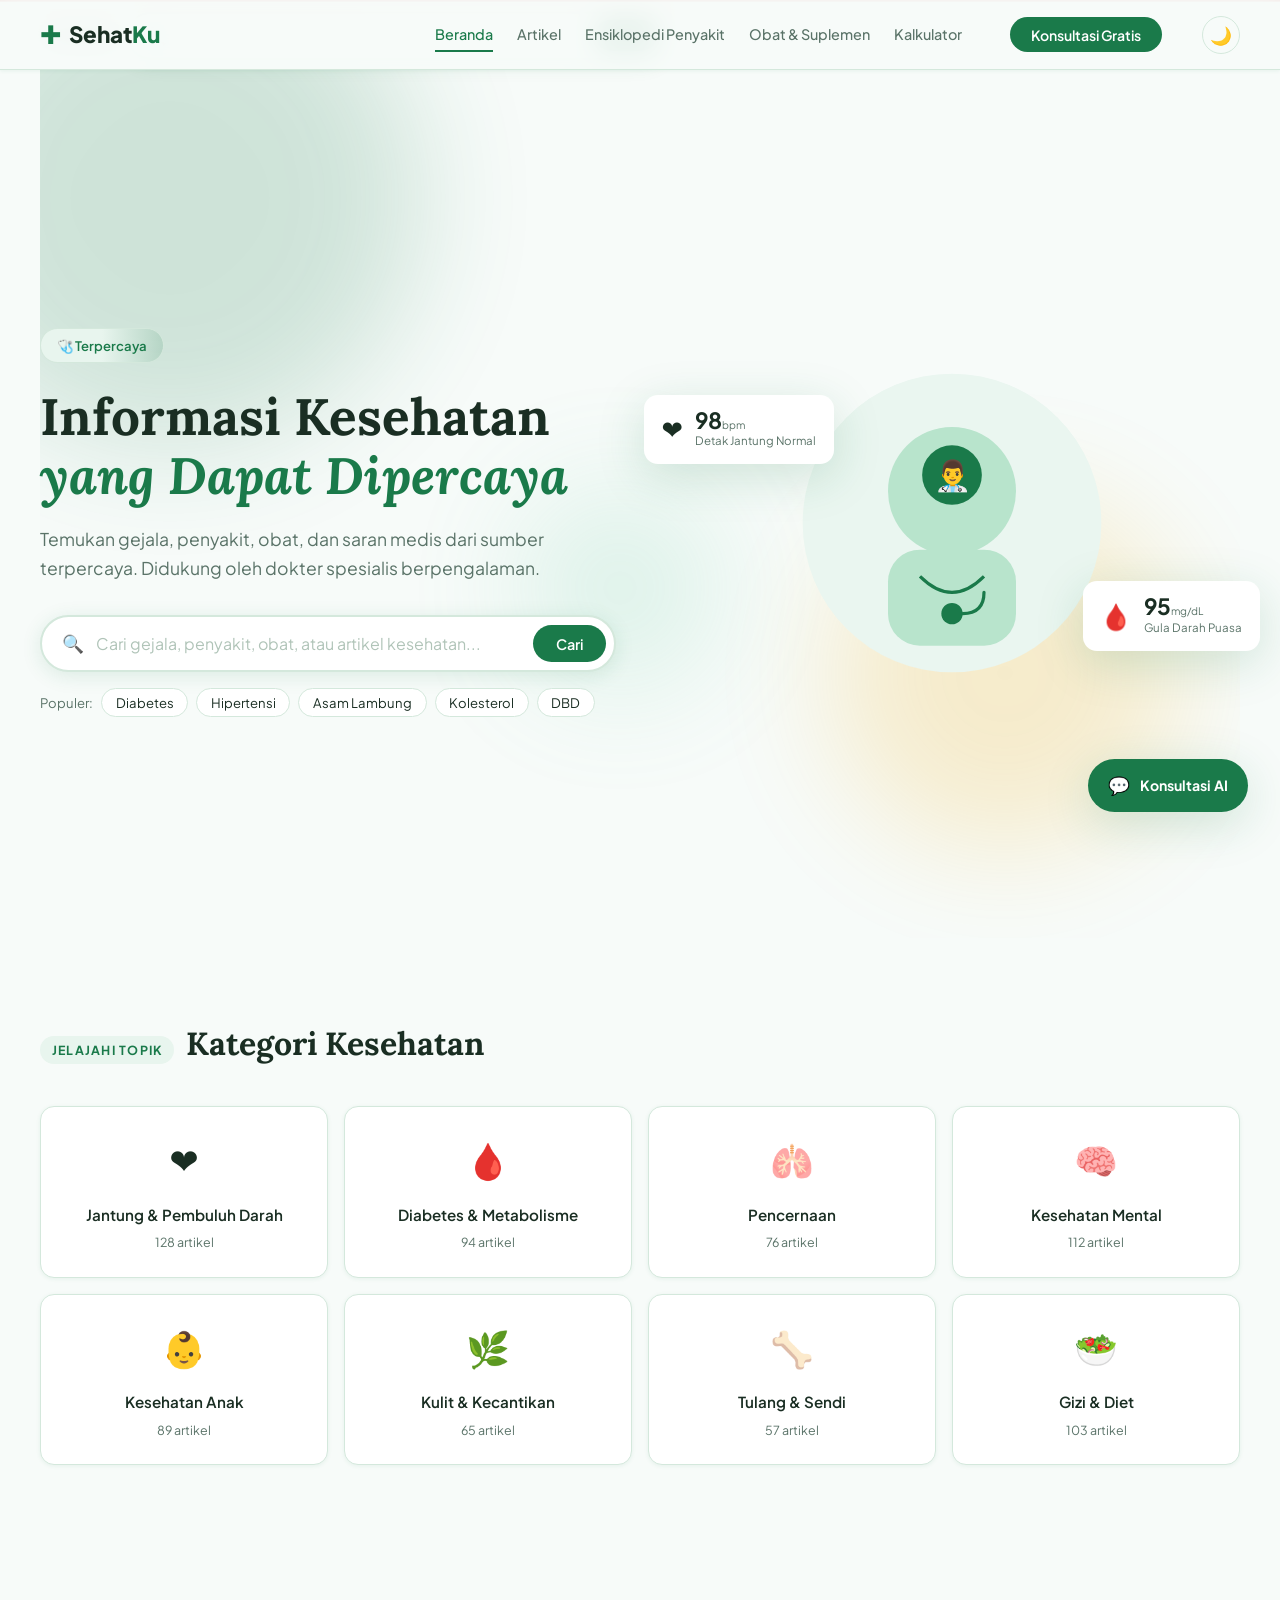
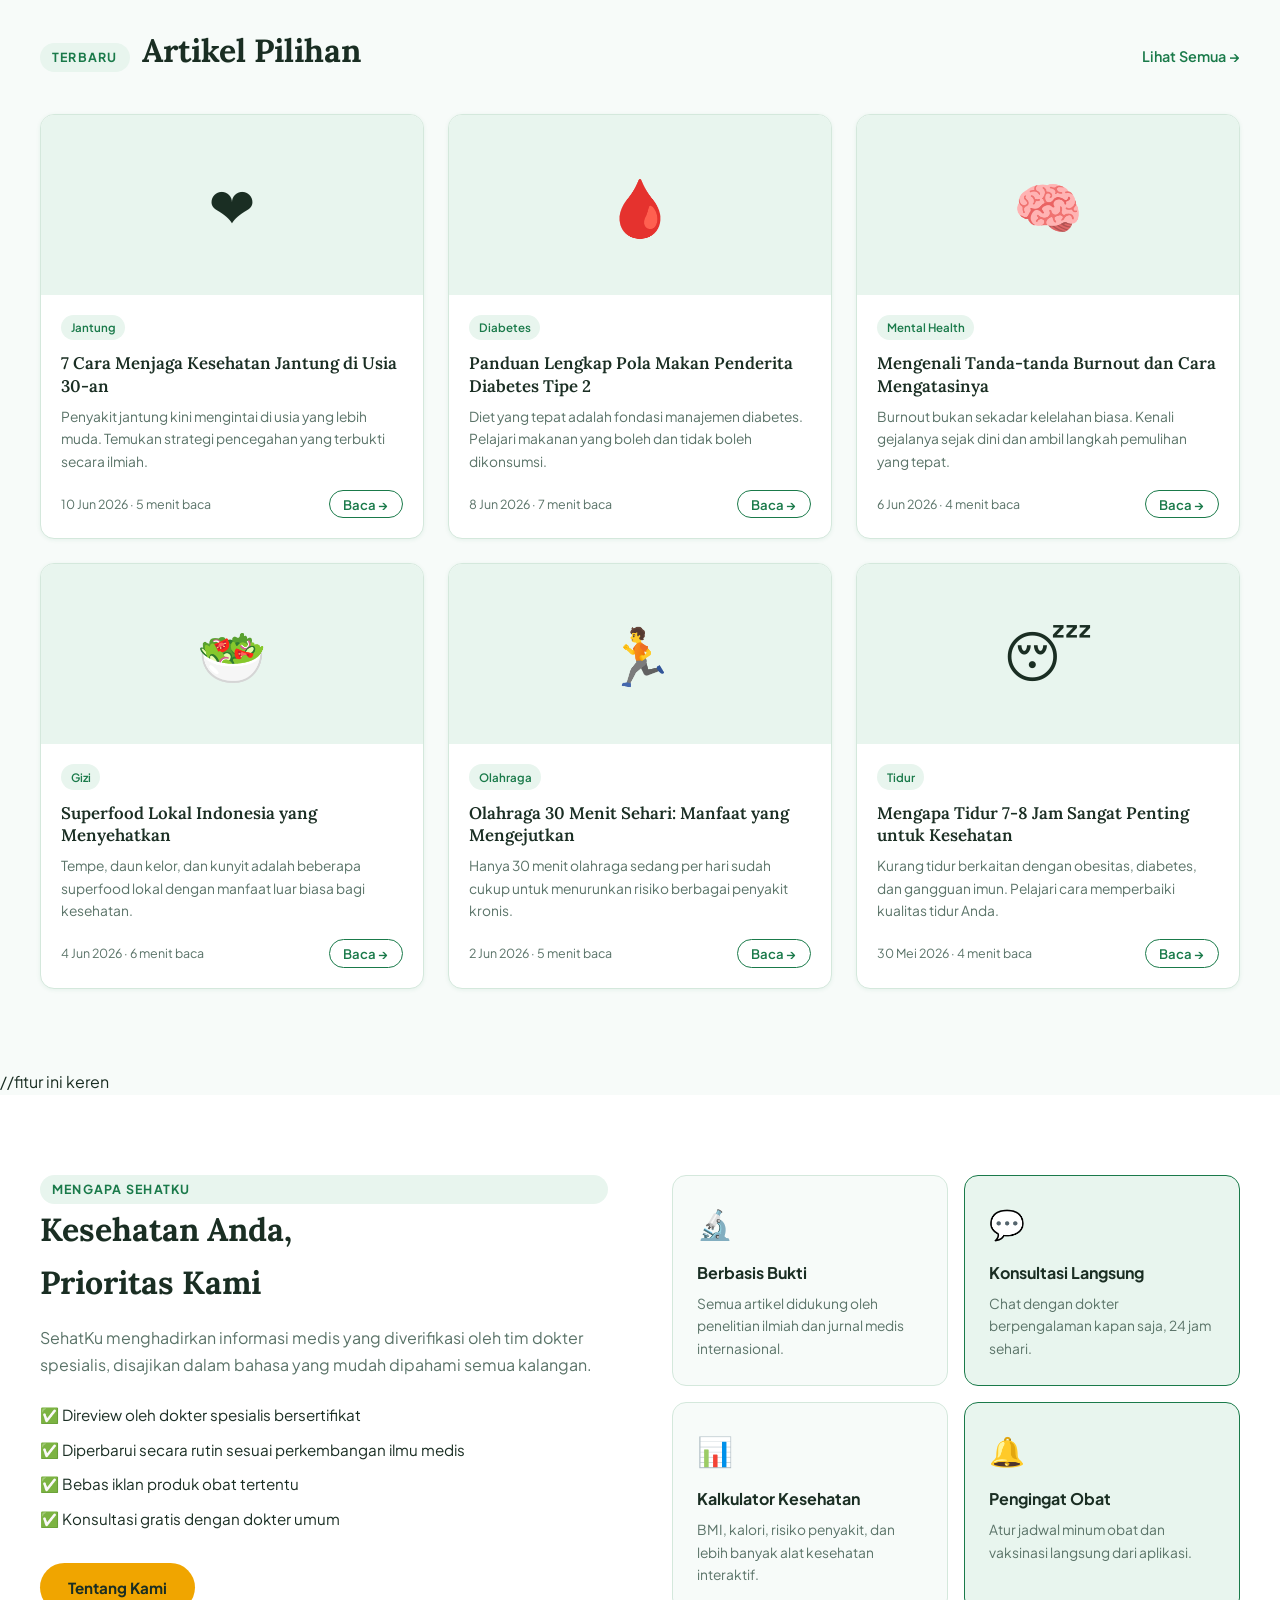
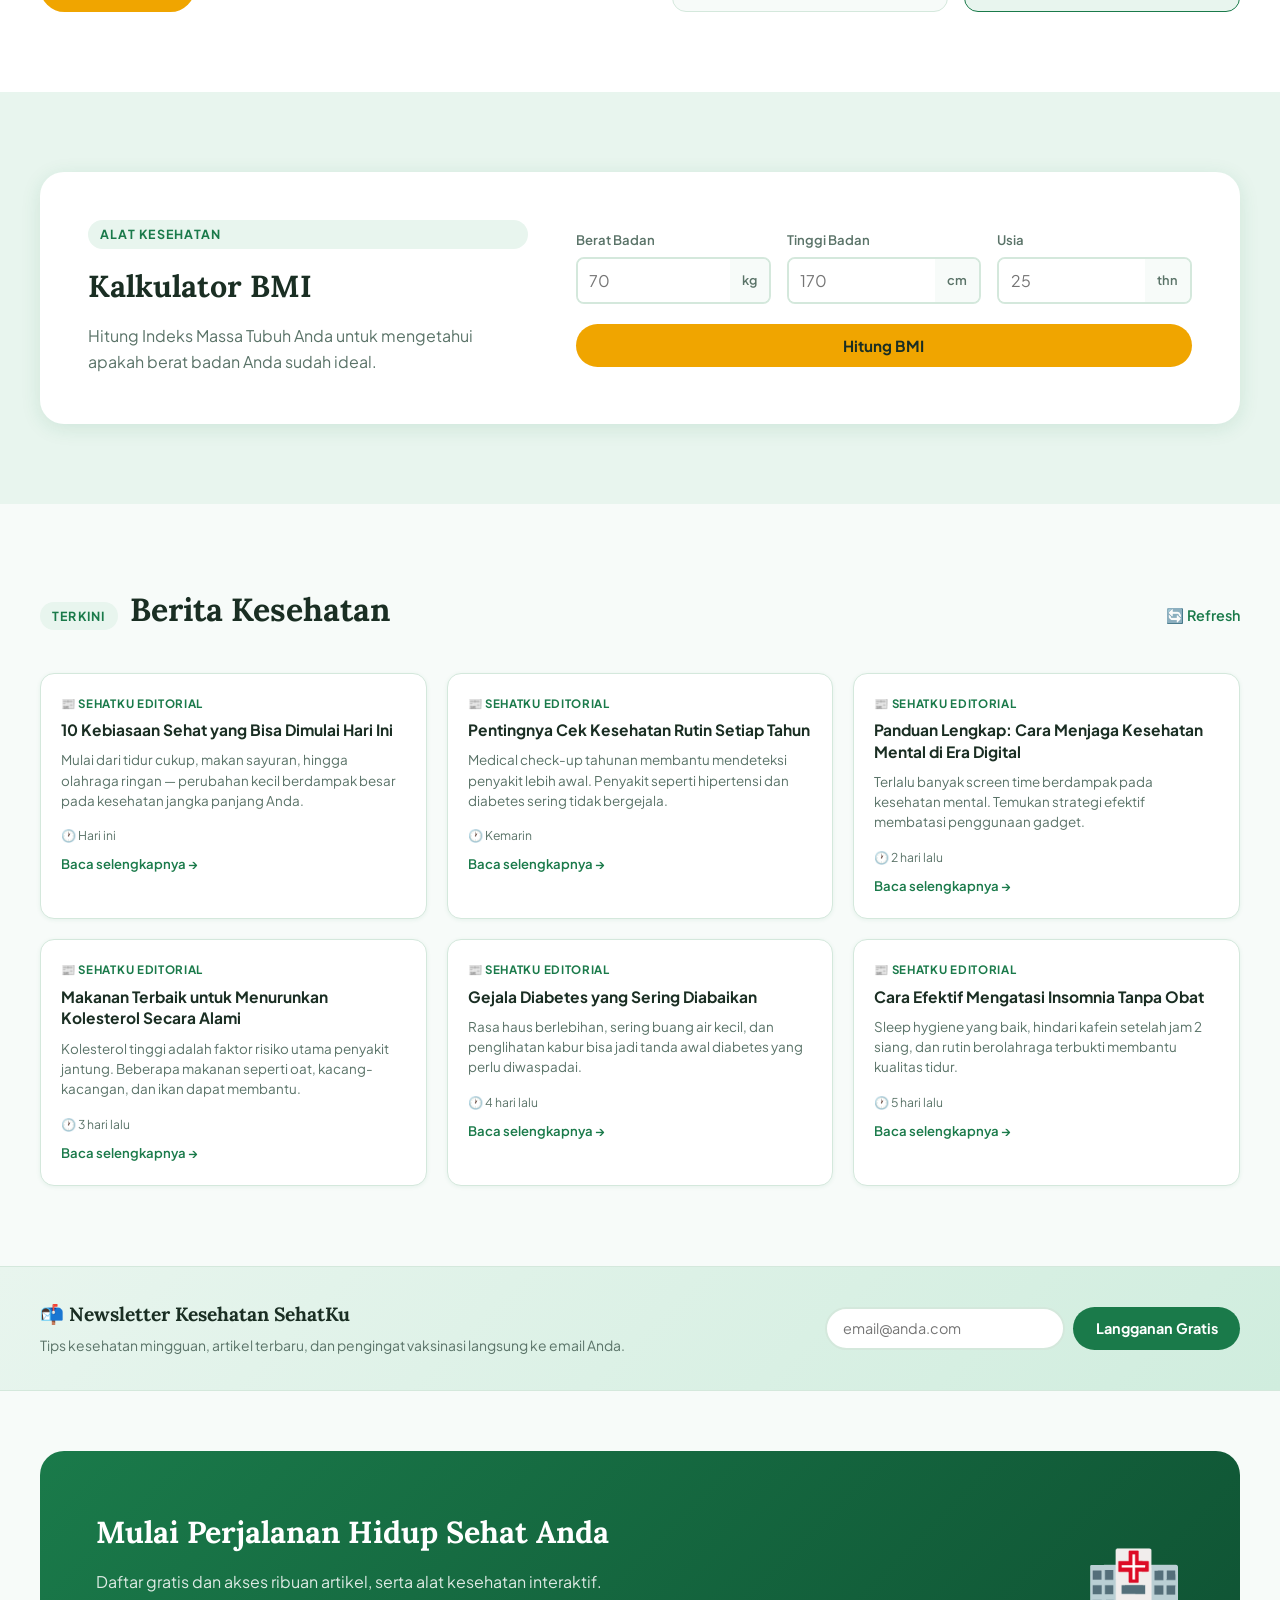
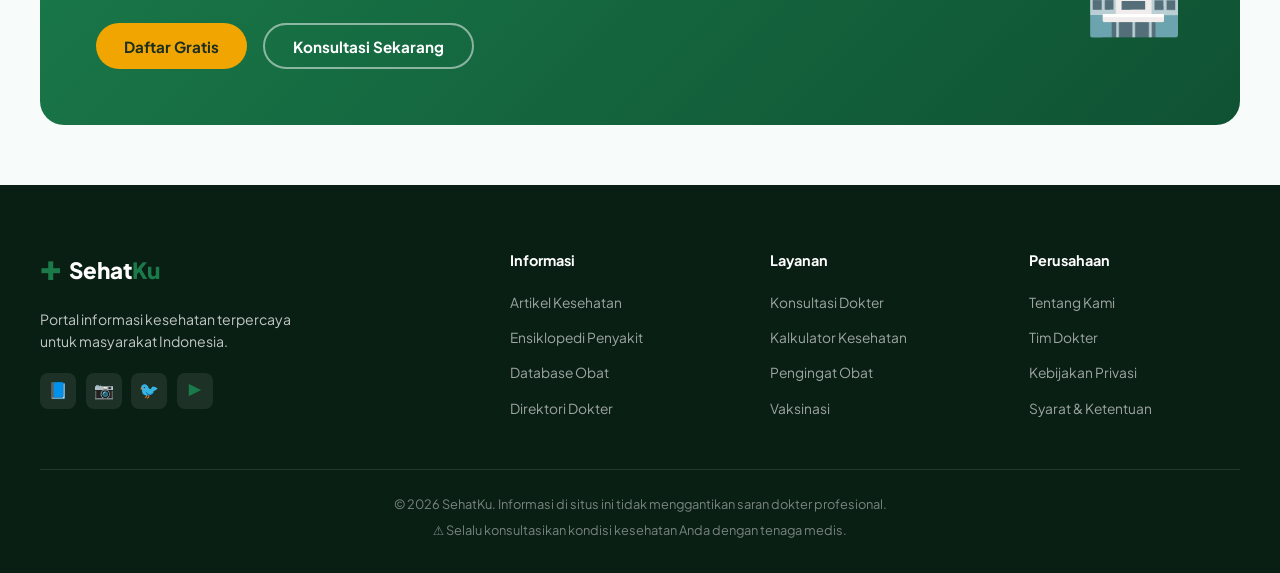
<file: index.html>
<!DOCTYPE html>
<html lang="id">

<head>
  <meta charset="UTF-8" />
  <meta name="viewport" content="width=device-width, initial-scale=1.0" />
  <title>SehatKu — Sehat itu Mahal</title>
  <link rel="icon" href="assets/icons/favicon.svg" type="image/svg+xml" />
  <link rel="stylesheet" href="css/main.css" />
  <link rel="stylesheet" href="css/components.css" />
  <link rel="stylesheet" href="css/darkmode.css" />
  <link rel="preconnect" href="https://fonts.googleapis.com" />
  <link rel="preconnect" href="https://fonts.gstatic.com" crossorigin />
  <link
    href="https://fonts.googleapis.com/css2?family=Plus+Jakarta+Sans:wght@300;400;500;600;700;800&family=Lora:ital,wght@0,500;0,600;1,400&display=swap"
    rel="stylesheet" />
</head>

<body>
  <!-- SCROLL PROGRESS -->
  <div class="scroll-progress">
    <div class="scroll-progress-bar" id="scrollBar"></div>
  </div>

  <!-- EMERGENCY STRIP -->
  <div class="emergency-strip">
    🚨 Darurat Medis? Hubungi <a href="tel:119">119</a> (IGD Nasional) atau <a href="tel:112">112</a> &middot; Gratis 24
    Jam
  </div>

  <!-- STICKY SEARCH -->
  <div class="sticky-search" id="stickySearch">
    <div class="container">
      <span style="font-weight:700;font-size:.9rem;white-space:nowrap">✚ SehatKu</span>
      <div class="search-bar">
        <span class="search-icon">🔍</span>
        <input type="text" class="search-input" id="stickySearchInput" placeholder="Cari penyakit, gejala, obat..."
          onkeydown="if(event.key==='Enter'){document.getElementById('heroSearchInput').value=this.value;quickSearch(this.value)}" />
        <button class="search-btn"
          onclick="quickSearch(document.getElementById('stickySearchInput').value)">Cari</button>
      </div>
    </div>
  </div>

  <!-- FLOAT CONSULT -->
  <a href="pages/konsultasi.html" class="float-consult" title="Konsultasi Gratis">
    <span class="fc-icon">💬</span>
    <span>Konsultasi AI</span>
  </a>

  <!-- ===== NAVBAR ===== -->
  <nav class="navbar" id="navbar">
    <div class="nav-container">
      <a href="index.html" class="nav-logo">
        <span class="logo-icon">✚</span>
        <span class="logo-text">Sehat<span class="logo-accent">Ku</span></span>
      </a>
      <ul class="nav-links" id="navLinks">
        <li><a href="index.html" class="nav-link active">Beranda</a></li>
        <li><a href="pages/artikel.html" class="nav-link">Artikel</a></li>
        <li><a href="pages/penyakit.html" class="nav-link">Ensiklopedi Penyakit</a></li>
        <li><a href="pages/obat.html" class="nav-link">Obat & Suplemen</a></li>
        <li><a href="pages/kalkulator.html" class="nav-link">Kalkulator</a></li>
      </ul>
      <button class="nav-cta" onclick="window.location.href='pages/konsultasi.html'">Konsultasi Gratis</button>
      <button class="theme-toggle" id="themeToggle" onclick="toggleTheme()" title="Ganti tema">🌙</button>
      <button class="hamburger" id="hamburger" aria-label="Menu">
        <span></span><span></span><span></span>
      </button>
    </div>
  </nav>

  <!-- ===== HERO ===== -->
  <section class="hero">
    <div class="hero-bg-shapes">
      <div class="shape shape-1"></div>
      <div class="shape shape-2"></div>
      <div class="shape shape-3"></div>
    </div>
    <div class="hero-content">
      <div class="hero-badge">🩺 Terpercaya</div>
      <h1 class="hero-title">
        Informasi Kesehatan<br />
        <em>yang Dapat Dipercaya</em>
      </h1>
      <p class="hero-subtitle">Temukan gejala, penyakit, obat, dan saran medis dari sumber terpercaya. Didukung oleh
        dokter spesialis berpengalaman.</p>

      <!-- SEARCH BAR UTAMA -->
      <div class="search-wrapper" id="mainSearch">
        <div class="search-bar">
          <span class="search-icon">🔍</span>
          <input type="text" id="heroSearchInput" class="search-input"
            placeholder="Cari gejala, penyakit, obat, atau artikel kesehatan..." autocomplete="off" />
          <button class="search-btn" id="heroSearchBtn">Cari</button>
        </div>
        <div class="search-suggestions" id="searchSuggestions"></div>
        <div class="search-tags">
          <span class="tag-label">Populer:</span>
          <button class="search-tag" onclick="quickSearch('diabetes')">Diabetes</button>
          <button class="search-tag" onclick="quickSearch('hipertensi')">Hipertensi</button>
          <button class="search-tag" onclick="quickSearch('asam lambung')">Asam Lambung</button>
          <button class="search-tag" onclick="quickSearch('kolesterol')">Kolesterol</button>
          <button class="search-tag" onclick="quickSearch('demam berdarah')">DBD</button>
        </div>
      </div>
    </div>
    <div class="hero-image">
      <div class="hero-card card-pulse">
        <div class="hcard-icon">❤️</div>
        <div class="hcard-text">
          <div class="hcard-val">98<span>bpm</span></div>
          <div class="hcard-label">Detak Jantung Normal</div>
        </div>
      </div>
      <div class="hero-card card-glucose">
        <div class="hcard-icon">🩸</div>
        <div class="hcard-text">
          <div class="hcard-val">95<span>mg/dL</span></div>
          <div class="hcard-label">Gula Darah Puasa</div>
        </div>
      </div>
      <div class="hero-illustration">
        <svg viewBox="0 0 300 300" fill="none" xmlns="http://www.w3.org/2000/svg">
          <circle cx="150" cy="150" r="140" fill="#EAF6F0" />
          <circle cx="150" cy="120" r="60" fill="#B8E4CC" />
          <rect x="90" y="175" width="120" height="90" rx="30" fill="#B8E4CC" />
          <!-- stethoscope simplified -->
          <circle cx="150" cy="105" r="28" fill="#1a7a4a" />
          <text x="150" y="115" text-anchor="middle" font-size="28" fill="white">👨‍⚕️</text>
          <path d="M120 200 Q150 230 180 200" stroke="#1a7a4a" stroke-width="3" fill="none" />
          <circle cx="150" cy="235" r="10" fill="#1a7a4a" />
          <path d="M160 235 Q180 235 180 215" stroke="#1a7a4a" stroke-width="3" fill="none" stroke-linecap="round" />
        </svg>
      </div>
    </div>
  </section>

  <!-- ===== HASIL PENCARIAN (hidden by default) ===== -->
  <section class="search-results-section" id="searchResultsSection" style="display:none">
    <div class="container">
      <div class="results-header">
        <h2>Hasil Pencarian: "<span id="searchQueryDisplay"></span>"</h2>
        <button class="close-results" onclick="closeSearchResults()">✕ Tutup</button>
      </div>
      <div class="results-tabs">
        <button class="rtab active" data-tab="all">Semua</button>
        <button class="rtab" data-tab="wiki">Wikipedia</button>
        <button class="rtab" data-tab="news">Berita Kesehatan</button>
      </div>
      <div class="results-loading" id="resultsLoading">
        <div class="loading-spinner"></div>
        <p>Mencari informasi dari berbagai sumber...</p>
      </div>
      <div class="results-grid" id="resultsGrid"></div>
      <div class="results-source-note">
        <span>📰</span> Hasil dikumpulkan dari Wikipedia, berita kesehatan, dan basis data medis terpercaya.
      </div>
    </div>
  </section>
  <!-- ===== KATEGORI ===== -->
  <section class="categories section">
    <div class="container">
      <div class="section-header">
        <div class="section-eyebrow">Jelajahi Topik</div>
        <h2 class="section-title">Kategori Kesehatan</h2>
      </div>
      <div class="categories-grid">
        <a href="pages/kategori.html?c=jantung" class="cat-card">
          <div class="cat-icon">❤️</div>
          <div class="cat-name">Jantung & Pembuluh Darah</div>
          <div class="cat-count">128 artikel</div>
        </a>
        <a href="pages/kategori.html?c=diabetes" class="cat-card">
          <div class="cat-icon">🩸</div>
          <div class="cat-name">Diabetes & Metabolisme</div>
          <div class="cat-count">94 artikel</div>
        </a>
        <a href="pages/kategori.html?c=pencernaan" class="cat-card">
          <div class="cat-icon">🫁</div>
          <div class="cat-name">Pencernaan</div>
          <div class="cat-count">76 artikel</div>
        </a>
        <a href="pages/kategori.html?c=mental" class="cat-card">
          <div class="cat-icon">🧠</div>
          <div class="cat-name">Kesehatan Mental</div>
          <div class="cat-count">112 artikel</div>
        </a>
        <a href="pages/kategori.html?c=anak" class="cat-card">
          <div class="cat-icon">👶</div>
          <div class="cat-name">Kesehatan Anak</div>
          <div class="cat-count">89 artikel</div>
        </a>
        <a href="pages/kategori.html?c=kulit" class="cat-card">
          <div class="cat-icon">🌿</div>
          <div class="cat-name">Kulit & Kecantikan</div>
          <div class="cat-count">65 artikel</div>
        </a>
        <a href="pages/kategori.html?c=tulang" class="cat-card">
          <div class="cat-icon">🦴</div>
          <div class="cat-name">Tulang & Sendi</div>
          <div class="cat-count">57 artikel</div>
        </a>
        <a href="pages/kategori.html?c=gizi" class="cat-card">
          <div class="cat-icon">🥗</div>
          <div class="cat-name">Gizi & Diet</div>
          <div class="cat-count">103 artikel</div>
        </a>
      </div>
    </div>
  </section>

  <!-- ===== ARTIKEL TERBARU ===== -->
  <section class="articles section" id="artikelTerbaru">
    <div class="container">
      <div class="section-header">
        <div class="section-eyebrow">Terbaru</div>
        <h2 class="section-title">Artikel Pilihan</h2>
        <a href="pages/artikel.html" class="section-link">Lihat Semua →</a>
      </div>
      <div class="articles-grid" id="articlesGrid">
        <!-- Loaded by JS -->
      </div>
    </div>
  </section>

  <!-- ===== FITUR UNGGULAN ===== --> //fitur ini keren
  <section class="features section">
    <div class="container">
      <div class="features-inner">
        <div class="features-text">
          <div class="section-eyebrow">Mengapa SehatKu</div>
          <h2 class="section-title">Kesehatan Anda,<br />Prioritas Kami</h2>
          <p class="features-desc">SehatKu menghadirkan informasi medis yang diverifikasi oleh tim dokter spesialis,
            disajikan dalam bahasa yang mudah dipahami semua kalangan.</p>
          <ul class="features-list">
            <li>✅ Direview oleh dokter spesialis bersertifikat</li>
            <li>✅ Diperbarui secara rutin sesuai perkembangan ilmu medis</li>
            <li>✅ Bebas iklan produk obat tertentu</li>
            <li>✅ Konsultasi gratis dengan dokter umum</li>
          </ul>
          <a href="pages/tentang.html" class="btn-primary">Tentang Kami</a>
        </div>
        <div class="features-cards">
          <div class="feat-card">
            <div class="feat-icon">🔬</div>
            <h3>Berbasis Bukti</h3>
            <p>Semua artikel didukung oleh penelitian ilmiah dan jurnal medis internasional.</p>
          </div>
          <div class="feat-card feat-card--accent">
            <div class="feat-icon">💬</div>
            <h3>Konsultasi Langsung</h3>
            <p>Chat dengan dokter berpengalaman kapan saja, 24 jam sehari.</p>
          </div>
          <div class="feat-card">
            <div class="feat-icon">📊</div>
            <h3>Kalkulator Kesehatan</h3>
            <p>BMI, kalori, risiko penyakit, dan lebih banyak alat kesehatan interaktif.</p>
          </div>
          <div class="feat-card feat-card--accent">
            <div class="feat-icon">🔔</div>
            <h3>Pengingat Obat</h3>
            <p>Atur jadwal minum obat dan vaksinasi langsung dari aplikasi.</p>
          </div>
        </div>
      </div>
    </div>
  </section>

  <!-- ===== KALKULATOR BMI ===== -->
  <section class="bmi-section section">
    <div class="container">
      <div class="bmi-card">
        <div class="bmi-info">
          <div class="section-eyebrow">Alat Kesehatan</div>
          <h2>Kalkulator BMI</h2>
          <p>Hitung Indeks Massa Tubuh Anda untuk mengetahui apakah berat badan Anda sudah ideal.</p>
        </div>
        <div class="bmi-form">
          <div class="bmi-inputs">
            <div class="bmi-field">
              <label>Berat Badan</label>
              <div class="input-unit">
                <input type="number" id="bmiWeight" placeholder="70" min="1" max="300" />
                <span>kg</span>
              </div>
            </div>
            <div class="bmi-field">
              <label>Tinggi Badan</label>
              <div class="input-unit">
                <input type="number" id="bmiHeight" placeholder="170" min="1" max="300" />
                <span>cm</span>
              </div>
            </div>
            <div class="bmi-field">
              <label>Usia</label>
              <div class="input-unit">
                <input type="number" id="bmiAge" placeholder="25" min="1" max="120" />
                <span>thn</span>
              </div>
            </div>
          </div>
          <button class="btn-primary bmi-btn" onclick="calculateBMI()">Hitung BMI</button>
          <div class="bmi-result" id="bmiResult" style="display:none">
            <div class="bmi-score" id="bmiScore"></div>
            <div class="bmi-category" id="bmiCategory"></div>
            <div class="bmi-advice" id="bmiAdvice"></div>
            <div class="bmi-scale">
              <div class="bmi-bar">
                <div class="bmi-indicator" id="bmiIndicator"></div>
              </div>
              <div class="bmi-labels">
                <span>Kurus</span><span>Normal</span><span>Gemuk</span><span>Obesitas</span>
              </div>
            </div>
          </div>
        </div>
      </div>
    </div>
  </section>

  <!-- ===== BERITA KESEHATAN LIVE ===== -->
  <section class="news-section section">
    <div class="container">
      <div class="section-header">
        <div class="section-eyebrow">Terkini</div>
        <h2 class="section-title">Berita Kesehatan</h2>
        <button class="section-link" onclick="loadHealthNews()">🔄 Refresh</button>
      </div>
      <div class="news-loading" id="newsLoading">
        <div class="loading-spinner"></div>
        <p>Memuat berita terbaru...</p>
      </div>
      <div class="news-grid" id="newsGrid"></div>
    </div>
  </section>


  <!-- ===== NEWSLETTER ===== -->
  <section class="newsletter-bar">
    <div class="container">
      <div class="newsletter-inner">
        <div class="newsletter-text">
          <h3>📬 Newsletter Kesehatan SehatKu</h3>
          <p>Tips kesehatan mingguan, artikel terbaru, dan pengingat vaksinasi langsung ke email Anda.</p>
        </div>
        <div class="newsletter-form">
          <input type="email" class="newsletter-input" id="newsletterEmail" placeholder="email@anda.com" />
          <button class="newsletter-btn" onclick="subscribeNewsletter()">Langganan Gratis</button>
        </div>
      </div>
    </div>
  </section>

  <!-- ===== CTA ===== -->
  <section class="cta-section">
    <div class="container">
      <div class="cta-card">
        <div class="cta-content">
          <h2>Mulai Perjalanan Hidup Sehat Anda</h2>
          <p>Daftar gratis dan akses ribuan artikel, serta alat kesehatan interaktif.</p>
          <div class="cta-btns">
            <button class="btn-primary" onclick="alert('Fitur pendaftaran akan segera hadir!')">Daftar Gratis</button>
            <button class="btn-outline" onclick="window.location.href='pages/konsultasi.html'">Konsultasi
              Sekarang</button>
          </div>
        </div>
        <div class="cta-visual">🏥</div>
      </div>
    </div>
  </section>

  <!-- ===== FOOTER ===== -->
  <footer class="footer">
    <div class="container">
      <div class="footer-grid">
        <div class="footer-brand">
          <div class="nav-logo">
            <span class="logo-icon">✚</span>
            <span class="logo-text">Sehat<span class="logo-accent">Ku</span></span>
          </div>
          <p>Portal informasi kesehatan terpercaya untuk masyarakat Indonesia.</p>
          <div class="footer-socials">
            <a href="#" class="social-btn">📘</a>
            <a href="#" class="social-btn">📷</a>
            <a href="#" class="social-btn">🐦</a>
            <a href="#" class="social-btn">▶️</a>
          </div>
        </div>
        <div class="footer-col">
          <h4>Informasi</h4>
          <ul>
            <li><a href="pages/artikel.html">Artikel Kesehatan</a></li>
            <li><a href="pages/penyakit.html">Ensiklopedi Penyakit</a></li>
            <li><a href="pages/obat.html">Database Obat</a></li>
            <li><a href="pages/dokter.html">Direktori Dokter</a></li>
          </ul>
        </div>
        <div class="footer-col">
          <h4>Layanan</h4>
          <ul>
            <li><a href="pages/konsultasi.html">Konsultasi Dokter</a></li>
            <li><a href="#">Kalkulator Kesehatan</a></li>
            <li><a href="#">Pengingat Obat</a></li>
            <li><a href="#">Vaksinasi</a></li>
          </ul>
        </div>
        <div class="footer-col">
          <h4>Perusahaan</h4>
          <ul>
            <li><a href="pages/tentang.html">Tentang Kami</a></li>
            <li><a href="#">Tim Dokter</a></li>
            <li><a href="#">Kebijakan Privasi</a></li>
            <li><a href="#">Syarat & Ketentuan</a></li>
          </ul>
        </div>
      </div>
      <div class="footer-bottom">
        <p>© 2026 SehatKu. Informasi di situs ini tidak menggantikan saran dokter profesional.</p>
        <p class="footer-disclaimer">⚠️ Selalu konsultasikan kondisi kesehatan Anda dengan tenaga medis.</p>
      </div>
    </div>
  </footer>

  <script src="js/main.js"></script>
  <script src="js/search.js"></script>
  <script src="js/bmi.js"></script>
  <script src="js/news.js"></script>
  <script src="js/articles.js"></script>
  <script src="js/darkmode.js"></script>
</body>
  
</html>
</file>
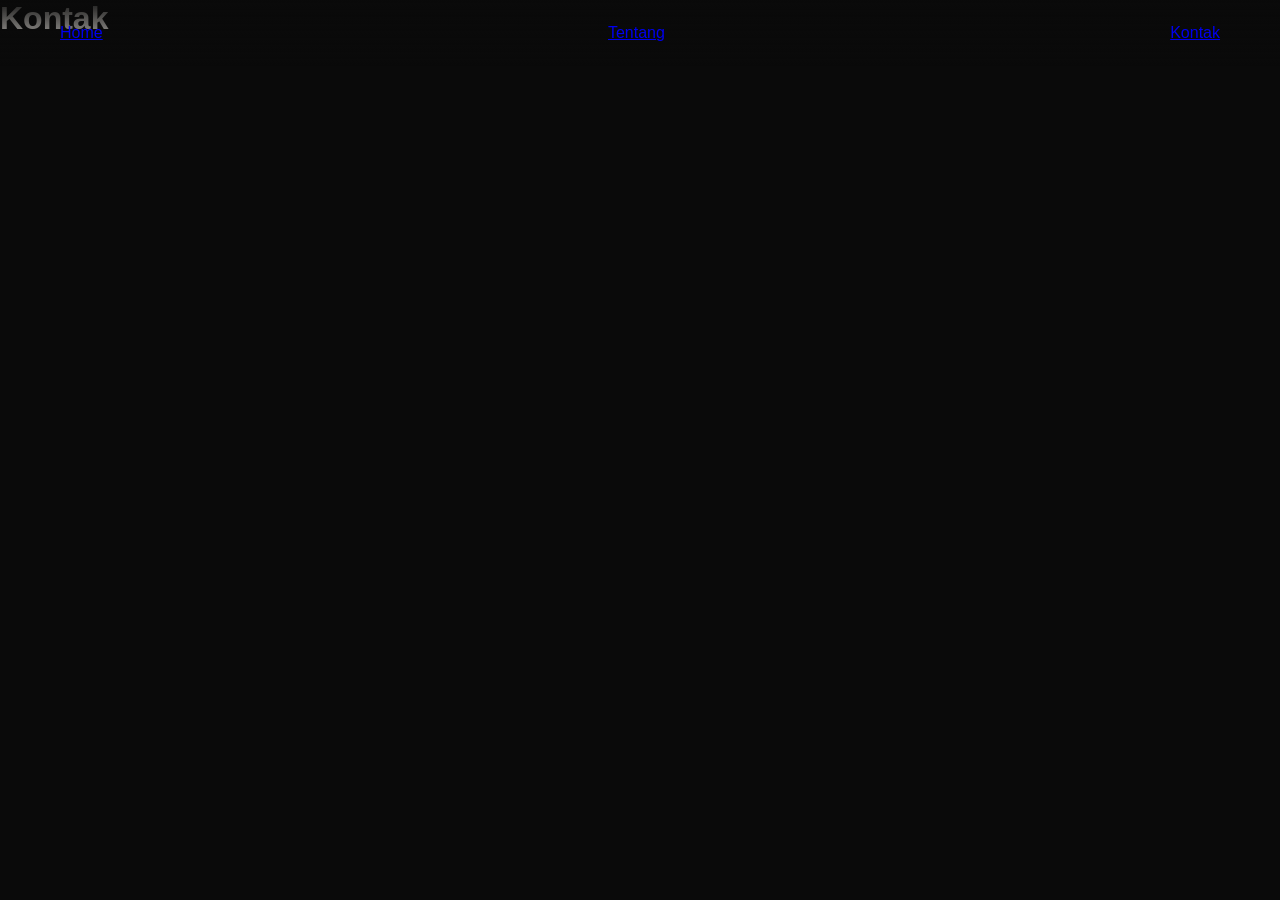
<file: kontak.html>
<!DOCTYPE html>
<html lang="en">
<head>
    <meta charset="UTF-8">
    <meta name="viewport" content="width=device-width, initial-scale=1.0">
    <title>Kontak</title>
    <link rel="stylesheet" href="style.css">
</head>
<body>
    <header>
        <h1>Kontak</h1>
    </header> 
    <nav>
    <a href="index.html">Home</a>
    <a href="tentang.html">Tentang</a>
    <a href="kontak.html">Kontak</a>
    </nav>
</body>
</html>
</file>
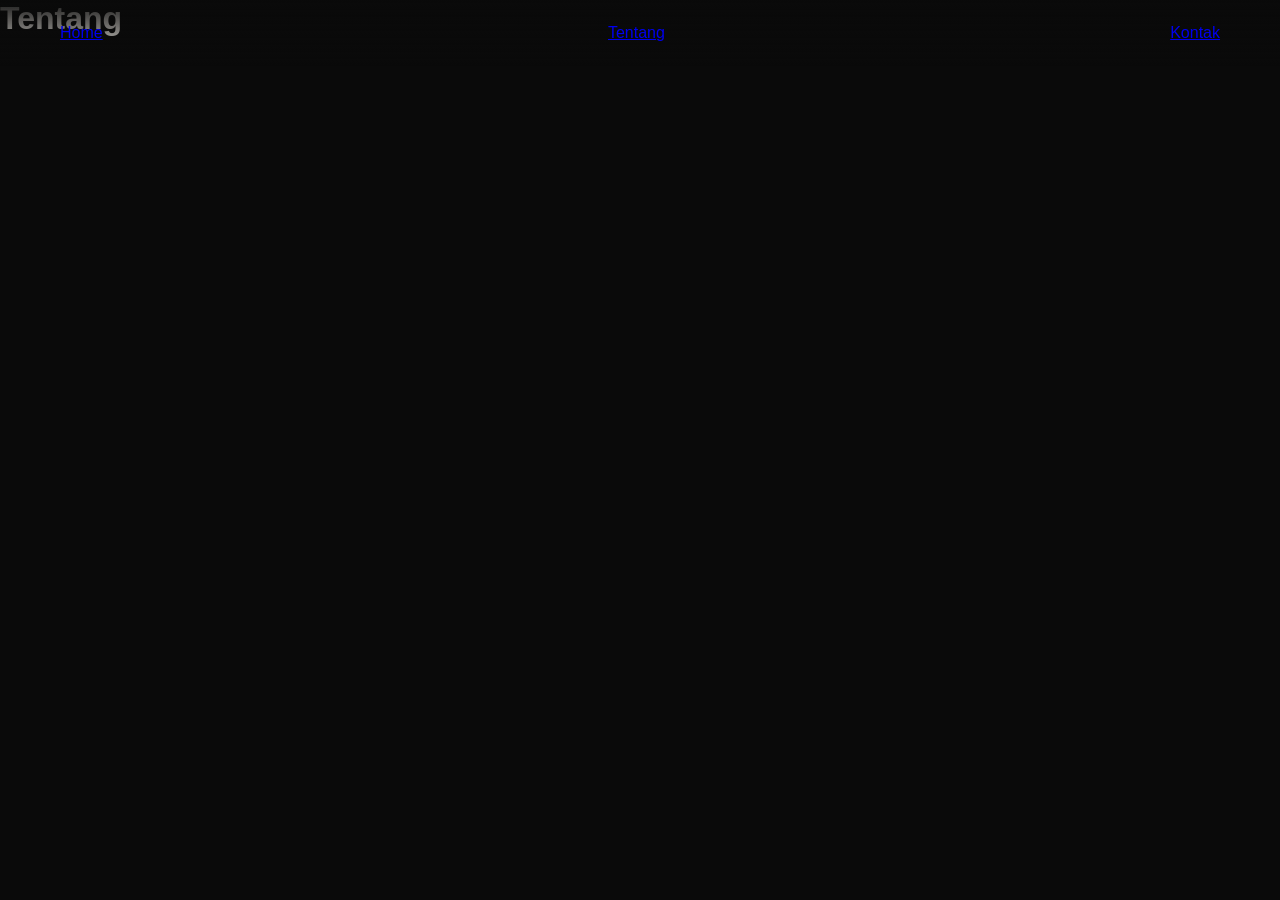
<file: tentang.html>
<!DOCTYPE html>
<html lang="en">
<head>
    <meta charset="UTF-8">
    <meta name="viewport" content="width=device-width, initial-scale=1.0">
    <title>Tentang</title>
    <link rel="stylesheet" href="style.css">
</head>
<body>
    <header>
        <h1>Tentang</h1>
    </header>
    <nav>
    <a href="index.html">Home</a>
    <a href="tentang.html">Tentang</a>
    <a href="kontak.html">Kontak</a>
    </nav>
</body>
</html>
</file>
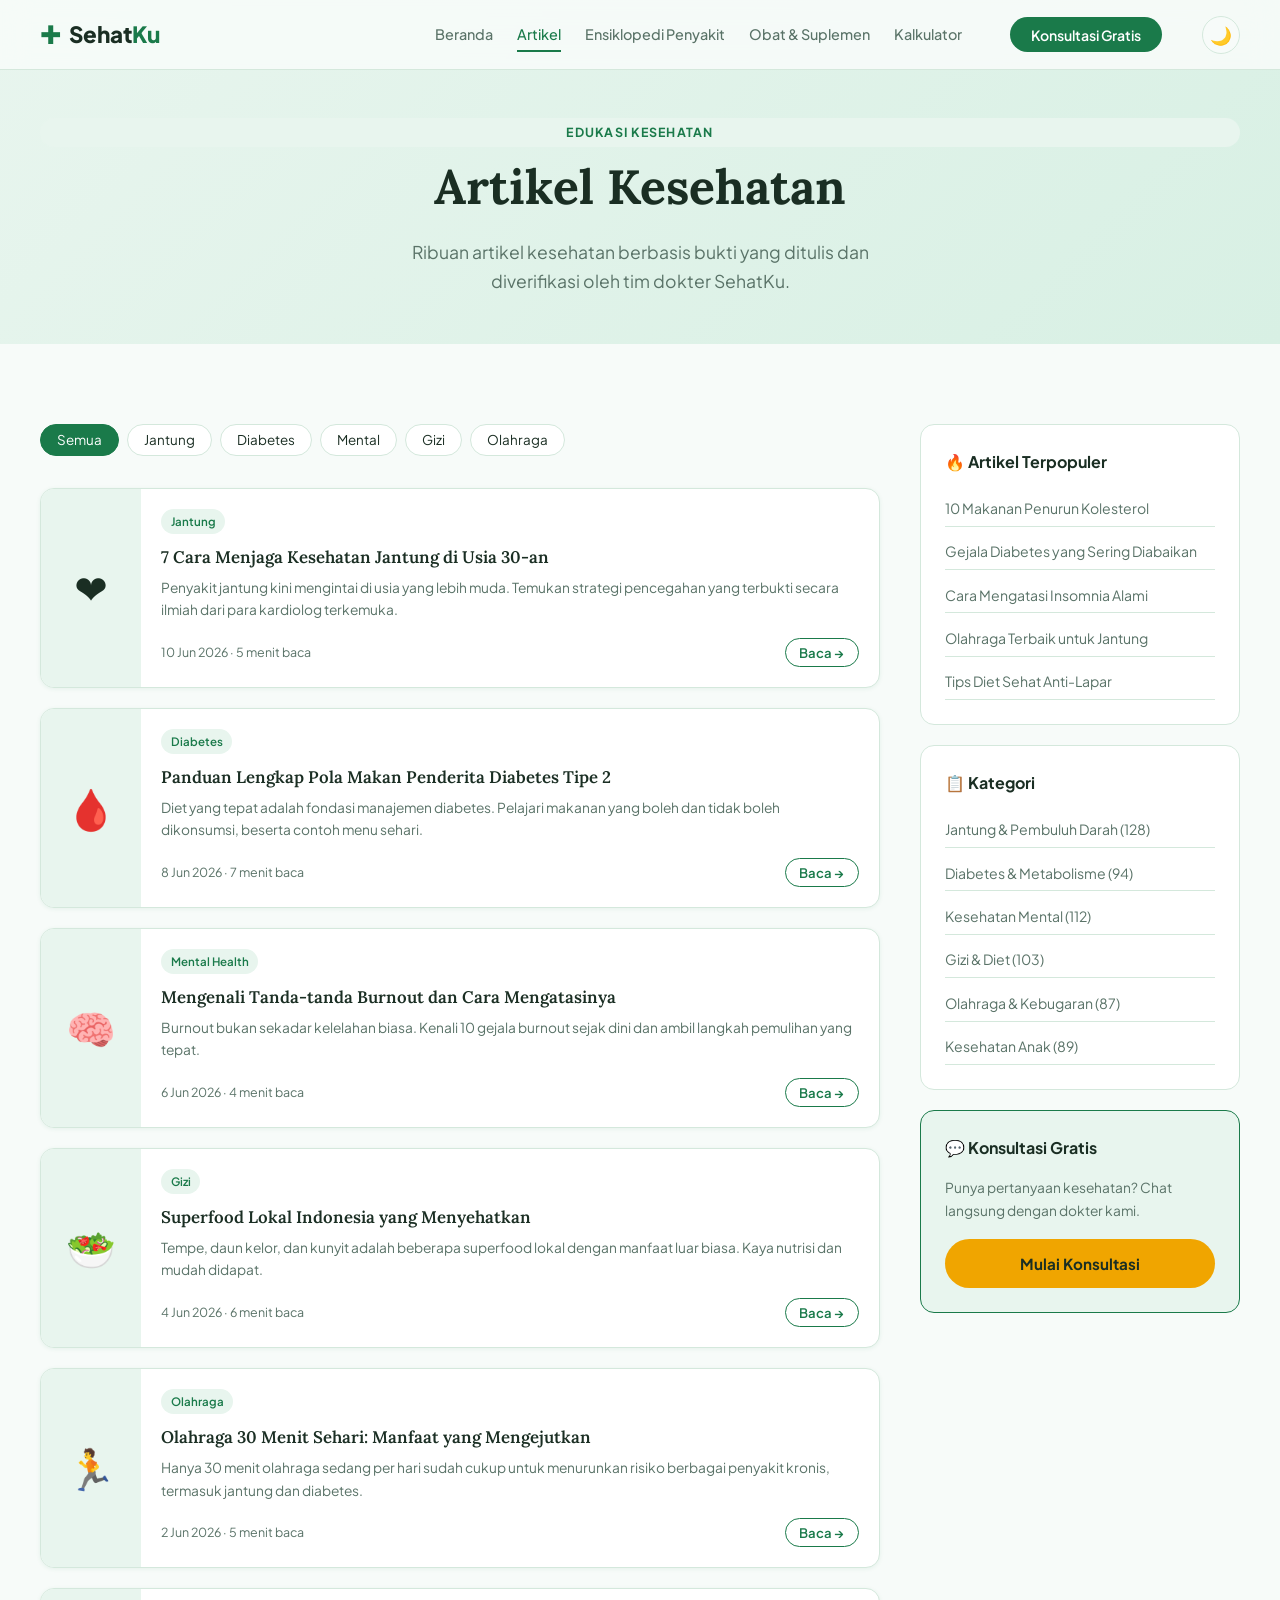
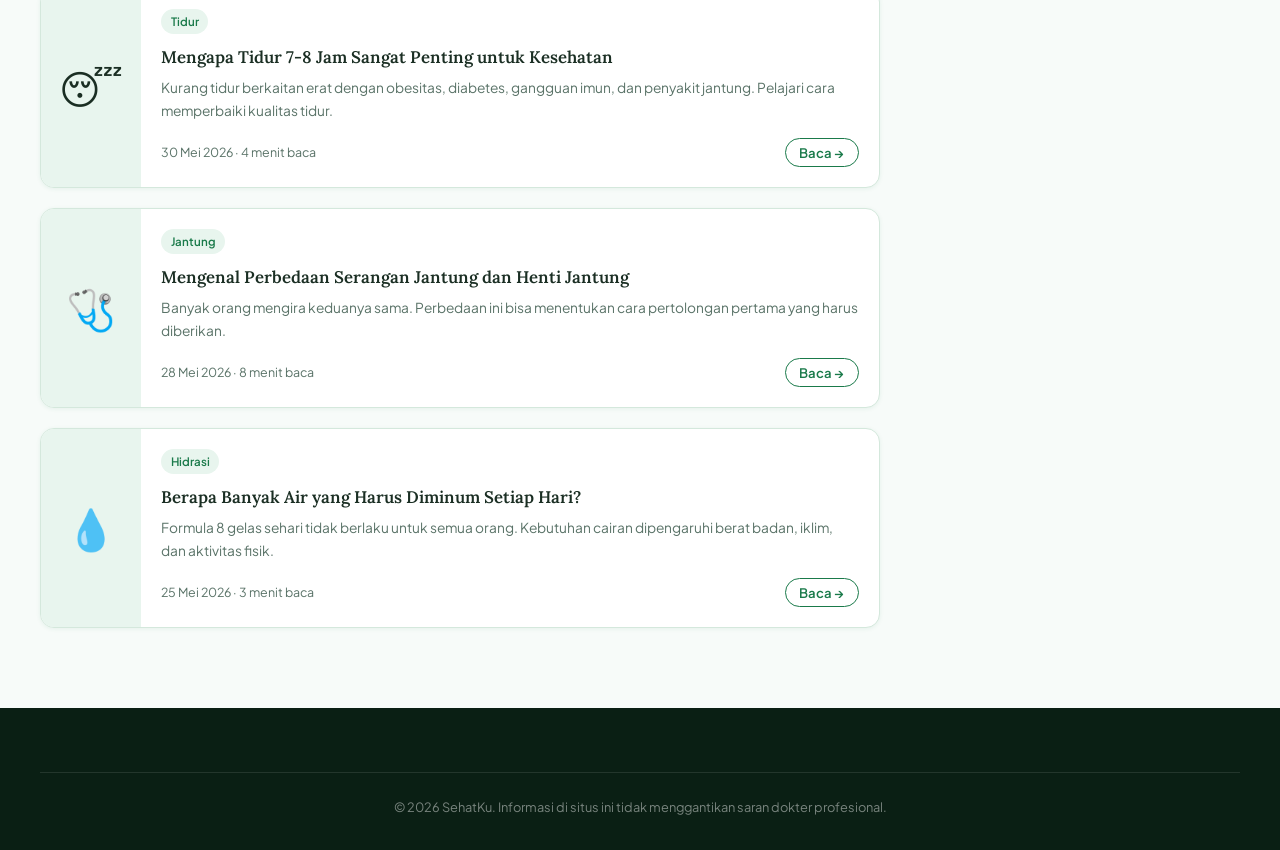
<file: pages/artikel.html>
<!DOCTYPE html>
<html lang="id">
<head>
  <meta charset="UTF-8"/>
  <meta name="viewport" content="width=device-width, initial-scale=1.0"/>
  <title>Artikel Kesehatan — SehatKu</title>
  <link rel="icon" href="../assets/icons/favicon.svg" type="image/svg+xml"/>
  <link rel="stylesheet" href="../css/main.css"/>
  <link rel="stylesheet" href="../css/components.css"/>
  <link rel="stylesheet" href="../css/darkmode.css"/>
  <link href="https://fonts.googleapis.com/css2?family=Plus+Jakarta+Sans:wght@300;400;500;600;700;800&family=Lora:ital,wght@0,500;0,600;1,400&display=swap" rel="stylesheet"/>
</head>
<body>

<nav class="navbar" id="navbar">
  <div class="nav-container">
    <a href="../index.html" class="nav-logo"><span class="logo-icon">✚</span><span class="logo-text">Sehat<span class="logo-accent">Ku</span></span></a>
    <ul class="nav-links" id="navLinks">
      <li><a href="../index.html" class="nav-link">Beranda</a></li>
      <li><a href="artikel.html" class="nav-link active">Artikel</a></li>
      <li><a href="penyakit.html" class="nav-link">Ensiklopedi Penyakit</a></li>
      <li><a href="obat.html" class="nav-link">Obat & Suplemen</a></li>
      <li><a href="kalkulator.html" class="nav-link">Kalkulator</a></li>
    </ul>
    <button class="nav-cta" onclick="window.location.href='konsultasi.html'">Konsultasi Gratis</button>
    <button class="theme-toggle" id="themeToggle" onclick="toggleTheme()" title="Ganti tema">🌙</button>
    <button class="hamburger" id="hamburger"><span></span><span></span><span></span></button>
  </div>
</nav>

<section class="page-hero">
  <div class="container">
    <div class="section-eyebrow">Edukasi Kesehatan</div>
    <h1>Artikel Kesehatan</h1>
    <p>Ribuan artikel kesehatan berbasis bukti yang ditulis dan diverifikasi oleh tim dokter SehatKu.</p>
  </div>
</section>

<section class="section">
  <div class="container">
    <div class="sidebar-layout">
      <div>
        <div class="filters-bar" id="artFilters">
          <button class="filter-pill active" onclick="filterArt('semua',this)">Semua</button>
          <button class="filter-pill" onclick="filterArt('jantung',this)">Jantung</button>
          <button class="filter-pill" onclick="filterArt('diabetes',this)">Diabetes</button>
          <button class="filter-pill" onclick="filterArt('mental',this)">Mental</button>
          <button class="filter-pill" onclick="filterArt('gizi',this)">Gizi</button>
          <button class="filter-pill" onclick="filterArt('olahraga',this)">Olahraga</button>
        </div>

        <div id="articleList" style="display:flex;flex-direction:column;gap:1.25rem"></div>
      </div>

      <aside>
        <div class="sidebar-card">
          <h3>🔥 Artikel Terpopuler</h3>
          <ul class="sidebar-list">
            <li><a href="#">10 Makanan Penurun Kolesterol</a></li>
            <li><a href="#">Gejala Diabetes yang Sering Diabaikan</a></li>
            <li><a href="#">Cara Mengatasi Insomnia Alami</a></li>
            <li><a href="#">Olahraga Terbaik untuk Jantung</a></li>
            <li><a href="#">Tips Diet Sehat Anti-Lapar</a></li>
          </ul>
        </div>
        <div class="sidebar-card">
          <h3>📋 Kategori</h3>
          <ul class="sidebar-list">
            <li><a href="#">Jantung & Pembuluh Darah (128)</a></li>
            <li><a href="#">Diabetes & Metabolisme (94)</a></li>
            <li><a href="#">Kesehatan Mental (112)</a></li>
            <li><a href="#">Gizi & Diet (103)</a></li>
            <li><a href="#">Olahraga & Kebugaran (87)</a></li>
            <li><a href="#">Kesehatan Anak (89)</a></li>
          </ul>
        </div>
        <div class="sidebar-card" style="background:var(--clr-primary-lt);border-color:var(--clr-primary)">
          <h3>💬 Konsultasi Gratis</h3>
          <p style="font-size:.86rem;color:var(--clr-muted);margin-bottom:1rem">Punya pertanyaan kesehatan? Chat langsung dengan dokter kami.</p>
          <a href="konsultasi.html" class="btn-primary" style="display:block;text-align:center">Mulai Konsultasi</a>
        </div>
      </aside>
    </div>
  </div>
</section>

<footer class="footer">
  <div class="container">
    <div class="footer-bottom">
      <p>© 2026 SehatKu. Informasi di situs ini tidak menggantikan saran dokter profesional.</p>
    </div>
  </div>
</footer>

<script src="../js/main.js"></script>
<script>
const ARTICLES_DATA = [
  { cat:'jantung', emoji:'❤️', tag:'Jantung', date:'10 Jun 2026', time:'5 menit', title:'7 Cara Menjaga Kesehatan Jantung di Usia 30-an', excerpt:'Penyakit jantung kini mengintai di usia yang lebih muda. Temukan strategi pencegahan yang terbukti secara ilmiah dari para kardiolog terkemuka.' },
  { cat:'diabetes', emoji:'🩸', tag:'Diabetes', date:'8 Jun 2026', time:'7 menit', title:'Panduan Lengkap Pola Makan Penderita Diabetes Tipe 2', excerpt:'Diet yang tepat adalah fondasi manajemen diabetes. Pelajari makanan yang boleh dan tidak boleh dikonsumsi, beserta contoh menu sehari.' },
  { cat:'mental', emoji:'🧠', tag:'Mental Health', date:'6 Jun 2026', time:'4 menit', title:'Mengenali Tanda-tanda Burnout dan Cara Mengatasinya', excerpt:'Burnout bukan sekadar kelelahan biasa. Kenali 10 gejala burnout sejak dini dan ambil langkah pemulihan yang tepat.' },
  { cat:'gizi', emoji:'🥗', tag:'Gizi', date:'4 Jun 2026', time:'6 menit', title:'Superfood Lokal Indonesia yang Menyehatkan', excerpt:'Tempe, daun kelor, dan kunyit adalah beberapa superfood lokal dengan manfaat luar biasa. Kaya nutrisi dan mudah didapat.' },
  { cat:'olahraga', emoji:'🏃', tag:'Olahraga', date:'2 Jun 2026', time:'5 menit', title:'Olahraga 30 Menit Sehari: Manfaat yang Mengejutkan', excerpt:'Hanya 30 menit olahraga sedang per hari sudah cukup untuk menurunkan risiko berbagai penyakit kronis, termasuk jantung dan diabetes.' },
  { cat:'mental', emoji:'😴', tag:'Tidur', date:'30 Mei 2026', time:'4 menit', title:'Mengapa Tidur 7-8 Jam Sangat Penting untuk Kesehatan', excerpt:'Kurang tidur berkaitan erat dengan obesitas, diabetes, gangguan imun, dan penyakit jantung. Pelajari cara memperbaiki kualitas tidur.' },
  { cat:'jantung', emoji:'🩺', tag:'Jantung', date:'28 Mei 2026', time:'8 menit', title:'Mengenal Perbedaan Serangan Jantung dan Henti Jantung', excerpt:'Banyak orang mengira keduanya sama. Perbedaan ini bisa menentukan cara pertolongan pertama yang harus diberikan.' },
  { cat:'gizi', emoji:'💧', tag:'Hidrasi', date:'25 Mei 2026', time:'3 menit', title:'Berapa Banyak Air yang Harus Diminum Setiap Hari?', excerpt:'Formula 8 gelas sehari tidak berlaku untuk semua orang. Kebutuhan cairan dipengaruhi berat badan, iklim, dan aktivitas fisik.' },
];

let currentCat = 'semua';

function renderArticles() {
  const list = document.getElementById('articleList');
  const filtered = ARTICLES_DATA.filter(a => currentCat === 'semua' || a.cat === currentCat);
  if (!filtered.length) {
    list.innerHTML = '<div class="empty-state"><div class="empty-icon">📄</div><h3>Belum ada artikel</h3><p>Kategori ini sedang dalam pengembangan.</p></div>';
    return;
  }
  list.innerHTML = filtered.map(a => `
    <div class="article-card" style="display:grid;grid-template-columns:100px 1fr;overflow:hidden">
      <div class="article-img" style="height:100%;min-height:100px;font-size:2.5rem">${a.emoji}</div>
      <div class="article-body">
        <div class="article-tags"><span class="article-tag">${a.tag}</span></div>
        <div class="article-title">${a.title}</div>
        <div class="article-excerpt">${a.excerpt}</div>
        <div class="article-meta">
          <span>${a.date} · ${a.time} baca</span>
          <button class="article-read-btn" onclick="alert('Artikel lengkap akan tersedia di versi berikutnya!')">Baca →</button>
        </div>
      </div>
    </div>
  `).join('');
}

function filterArt(cat, btn) {
  currentCat = cat;
  document.querySelectorAll('.filter-pill').forEach(p => p.classList.remove('active'));
  btn.classList.add('active');
  renderArticles();
}

document.addEventListener('DOMContentLoaded', renderArticles);
</script>
<script src="../js/darkmode.js"></script>
</body>
</html>
</file>
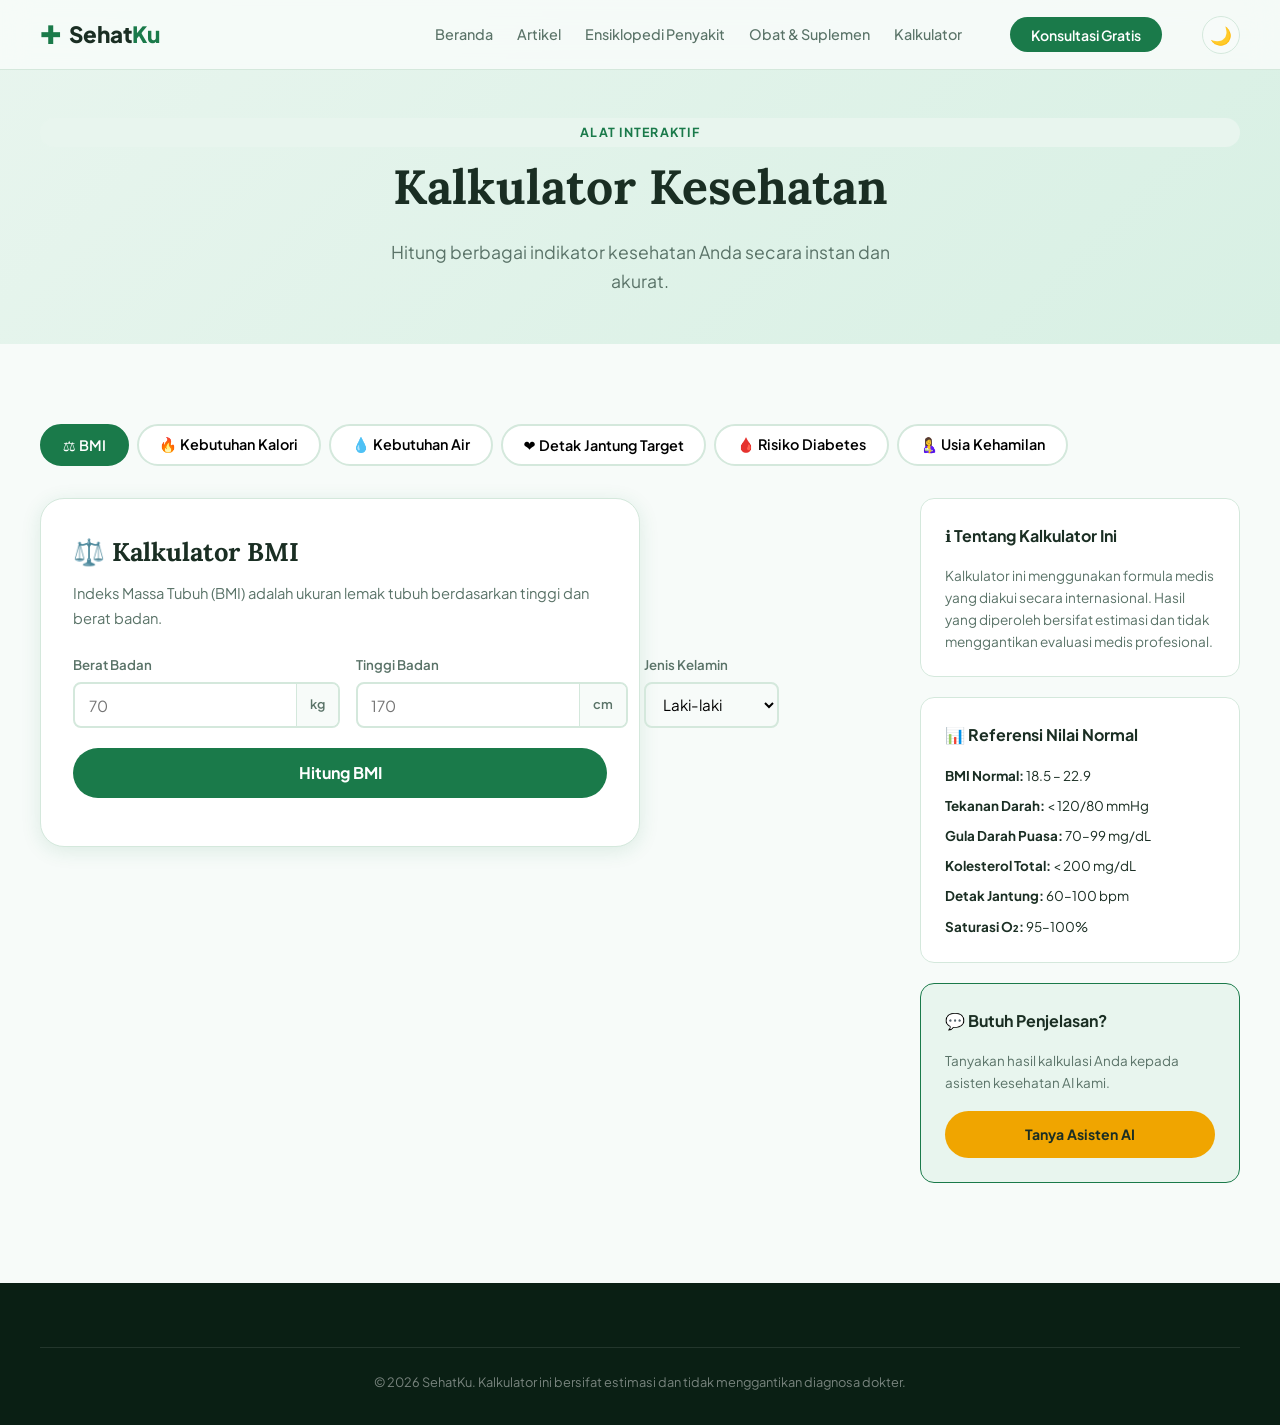
<file: pages/kalkulator.html>
<!DOCTYPE html>
<html lang="id">
<head>
  <meta charset="UTF-8"/>
  <meta name="viewport" content="width=device-width, initial-scale=1.0"/>
  <title>Kalkulator Kesehatan — SehatKu</title>
  <link rel="icon" href="../assets/icons/favicon.svg" type="image/svg+xml"/>
  <link rel="stylesheet" href="../css/main.css"/>
  <link rel="stylesheet" href="../css/components.css"/>
  <link rel="stylesheet" href="../css/darkmode.css"/>
  <link href="https://fonts.googleapis.com/css2?family=Plus+Jakarta+Sans:wght@300;400;500;600;700;800&family=Lora:ital,wght@0,500;0,600;1,400&display=swap" rel="stylesheet"/>
  <style>
    .calc-tabs { display: flex; gap: .5rem; flex-wrap: wrap; margin-bottom: 2rem; }
    .calc-tab {
      padding: .6rem 1.3rem; border-radius: var(--radius-xl);
      border: 2px solid var(--clr-border); font-weight: 600; font-size: .9rem;
      transition: all var(--transition); background: var(--clr-surface);
      display: flex; align-items: center; gap: .4rem;
    }
    .calc-tab.active { background: var(--clr-primary); color: #fff; border-color: var(--clr-primary); }
    .calc-tab:hover:not(.active) { border-color: var(--clr-primary); color: var(--clr-primary); }

    .calc-panel { display: none; }
    .calc-panel.active { display: block; }

    .calc-card {
      background: var(--clr-surface); border: 1px solid var(--clr-border);
      border-radius: var(--radius-lg); padding: 2rem; box-shadow: var(--shadow-md);
      max-width: 600px;
    }
    .calc-card h2 { font-family: var(--ff-display); font-size: 1.6rem; margin-bottom: .5rem; }
    .calc-card .desc { color: var(--clr-muted); margin-bottom: 1.5rem; font-size: .92rem; }

    .input-row { display: grid; gap: 1rem; margin-bottom: 1.25rem; }
    .input-row.cols-2 { grid-template-columns: 1fr 1fr; }
    .input-row.cols-3 { grid-template-columns: 1fr 1fr 1fr; }

    .field-group { display: flex; flex-direction: column; gap: .4rem; }
    .field-group label { font-size: .83rem; font-weight: 600; color: var(--clr-muted); }
    .field-input {
      display: flex; align-items: center;
      border: 2px solid var(--clr-border); border-radius: var(--radius-sm);
      overflow: hidden; transition: border-color var(--transition);
    }
    .field-input:focus-within { border-color: var(--clr-primary); }
    .field-input input, .field-input select {
      flex: 1; padding: .65rem .85rem; border: none; outline: none;
      font-size: .95rem; font-family: var(--ff-body); background: transparent; min-width: 0;
    }
    .field-input .unit {
      background: var(--clr-bg); padding: .65rem .8rem;
      font-size: .8rem; color: var(--clr-muted); font-weight: 600;
      border-left: 1px solid var(--clr-border); white-space: nowrap;
    }

    .calc-btn {
      width: 100%; padding: .9rem; background: var(--clr-primary); color: #fff;
      border-radius: var(--radius-xl); font-weight: 700; font-size: 1rem;
      transition: background var(--transition); margin-bottom: 1rem;
    }
    .calc-btn:hover { background: var(--clr-primary-dk); }

    .result-box {
      background: var(--clr-primary-lt); border: 1.5px solid var(--clr-primary);
      border-radius: var(--radius-md); padding: 1.5rem; margin-top: 1rem;
      display: none;
    }
    .result-box.show { display: block; }
    .result-main { font-size: 2.5rem; font-weight: 800; font-family: var(--ff-display); color: var(--clr-primary); }
    .result-label { font-size: .85rem; color: var(--clr-muted); margin-top: .15rem; margin-bottom: .75rem; }
    .result-detail { font-size: .88rem; color: var(--clr-text); line-height: 1.6; }
    .result-items { display: grid; grid-template-columns: 1fr 1fr; gap: .6rem; margin-top: .75rem; }
    .result-item {
      background: var(--clr-surface); border-radius: var(--radius-sm);
      padding: .7rem .9rem; border: 1px solid var(--clr-border);
    }
    .result-item .ri-label { font-size: .74rem; color: var(--clr-muted); margin-bottom: .15rem; }
    .result-item .ri-val { font-weight: 700; font-size: 1rem; color: var(--clr-text); }

    .sidebar-tips { position: sticky; top: calc(var(--nav-h) + 1.5rem); }

    @media(max-width:768px){
      .input-row.cols-3 { grid-template-columns: 1fr 1fr; }
      .result-items { grid-template-columns: 1fr; }
    }
    @media(max-width:480px){
      .input-row.cols-2, .input-row.cols-3 { grid-template-columns: 1fr; }
    }
  </style>
</head>
<body>

<nav class="navbar" id="navbar">
  <div class="nav-container">
    <a href="../index.html" class="nav-logo"><span class="logo-icon">✚</span><span class="logo-text">Sehat<span class="logo-accent">Ku</span></span></a>
    <ul class="nav-links" id="navLinks">
      <li><a href="../index.html" class="nav-link">Beranda</a></li>
      <li><a href="artikel.html" class="nav-link">Artikel</a></li>
      <li><a href="penyakit.html" class="nav-link">Ensiklopedi Penyakit</a></li>
      <li><a href="obat.html" class="nav-link">Obat & Suplemen</a></li>
      <li><a href="kalkulator.html" class="nav-link">Kalkulator</a></li>
    </ul>
    <button class="nav-cta" onclick="window.location.href='konsultasi.html'">Konsultasi Gratis</button>
    <button class="theme-toggle" id="themeToggle" onclick="toggleTheme()" title="Ganti tema">🌙</button>
    <button class="hamburger" id="hamburger"><span></span><span></span><span></span></button>
  </div>
</nav>

<section class="page-hero">
  <div class="container">
    <div class="section-eyebrow">Alat Interaktif</div>
    <h1>Kalkulator Kesehatan</h1>
    <p>Hitung berbagai indikator kesehatan Anda secara instan dan akurat.</p>
  </div>
</section>

<section class="section">
  <div class="container">
    <div class="calc-tabs">
      <button class="calc-tab active" onclick="switchTab('bmi',this)">⚖️ BMI</button>
      <button class="calc-tab" onclick="switchTab('kalori',this)">🔥 Kebutuhan Kalori</button>
      <button class="calc-tab" onclick="switchTab('air',this)">💧 Kebutuhan Air</button>
      <button class="calc-tab" onclick="switchTab('detak',this)">❤️ Detak Jantung Target</button>
      <button class="calc-tab" onclick="switchTab('gula',this)">🩸 Risiko Diabetes</button>
      <button class="calc-tab" onclick="switchTab('hamil',this)">🤱 Usia Kehamilan</button>
    </div>

    <div class="sidebar-layout" style="align-items:start">
      <div>

        <!-- BMI -->
        <div class="calc-panel active" id="panel-bmi">
          <div class="calc-card">
            <h2>⚖️ Kalkulator BMI</h2>
            <p class="desc">Indeks Massa Tubuh (BMI) adalah ukuran lemak tubuh berdasarkan tinggi dan berat badan.</p>
            <div class="input-row cols-3">
              <div class="field-group">
                <label>Berat Badan</label>
                <div class="field-input"><input type="number" id="b_weight" placeholder="70"/><span class="unit">kg</span></div>
              </div>
              <div class="field-group">
                <label>Tinggi Badan</label>
                <div class="field-input"><input type="number" id="b_height" placeholder="170"/><span class="unit">cm</span></div>
              </div>
              <div class="field-group">
                <label>Jenis Kelamin</label>
                <div class="field-input">
                  <select id="b_gender"><option value="m">Laki-laki</option><option value="f">Perempuan</option></select>
                </div>
              </div>
            </div>
            <button class="calc-btn" onclick="calcBMI()">Hitung BMI</button>
            <div class="result-box" id="res-bmi">
              <div class="result-main" id="rb-score"></div>
              <div class="result-label" id="rb-cat"></div>
              <div class="result-detail" id="rb-detail"></div>
              <div class="result-items" id="rb-items"></div>
            </div>
          </div>
        </div>

        <!-- KALORI -->
        <div class="calc-panel" id="panel-kalori">
          <div class="calc-card">
            <h2>🔥 Kebutuhan Kalori Harian</h2>
            <p class="desc">Hitung kebutuhan kalori harian Anda berdasarkan rumus Mifflin-St Jeor yang diakui secara ilmiah.</p>
            <div class="input-row cols-2">
              <div class="field-group">
                <label>Berat Badan</label>
                <div class="field-input"><input type="number" id="k_weight" placeholder="70"/><span class="unit">kg</span></div>
              </div>
              <div class="field-group">
                <label>Tinggi Badan</label>
                <div class="field-input"><input type="number" id="k_height" placeholder="170"/><span class="unit">cm</span></div>
              </div>
              <div class="field-group">
                <label>Usia</label>
                <div class="field-input"><input type="number" id="k_age" placeholder="25"/><span class="unit">tahun</span></div>
              </div>
              <div class="field-group">
                <label>Jenis Kelamin</label>
                <div class="field-input"><select id="k_gender"><option value="m">Laki-laki</option><option value="f">Perempuan</option></select></div>
              </div>
            </div>
            <div class="field-group" style="margin-bottom:1.25rem">
              <label>Tingkat Aktivitas</label>
              <div class="field-input">
                <select id="k_activity">
                  <option value="1.2">Sangat Jarang (Tidak berolahraga)</option>
                  <option value="1.375">Ringan (Olahraga 1-3x/minggu)</option>
                  <option value="1.55" selected>Sedang (Olahraga 3-5x/minggu)</option>
                  <option value="1.725">Aktif (Olahraga 6-7x/minggu)</option>
                  <option value="1.9">Sangat Aktif (Olahraga berat 2x/hari)</option>
                </select>
              </div>
            </div>
            <div class="field-group" style="margin-bottom:1.25rem">
              <label>Tujuan</label>
              <div class="field-input">
                <select id="k_goal">
                  <option value="maintain">Pertahankan Berat Badan</option>
                  <option value="lose_slow">Turun Berat Badan Perlahan (−0.25 kg/minggu)</option>
                  <option value="lose">Turun Berat Badan (−0.5 kg/minggu)</option>
                  <option value="lose_fast">Turun Berat Badan Cepat (−1 kg/minggu)</option>
                  <option value="gain">Naik Berat Badan (+0.5 kg/minggu)</option>
                </select>
              </div>
            </div>
            <button class="calc-btn" onclick="calcKalori()">Hitung Kalori</button>
            <div class="result-box" id="res-kalori">
              <div class="result-main" id="rk-score"></div>
              <div class="result-label">Kalori per hari yang disarankan</div>
              <div class="result-items" id="rk-items"></div>
            </div>
          </div>
        </div>

        <!-- AIR -->
        <div class="calc-panel" id="panel-air">
          <div class="calc-card">
            <h2>💧 Kebutuhan Air Harian</h2>
            <p class="desc">Kebutuhan cairan berbeda-beda tergantung berat badan, iklim, dan tingkat aktivitas.</p>
            <div class="input-row cols-2">
              <div class="field-group">
                <label>Berat Badan</label>
                <div class="field-input"><input type="number" id="a_weight" placeholder="70"/><span class="unit">kg</span></div>
              </div>
              <div class="field-group">
                <label>Usia</label>
                <div class="field-input"><input type="number" id="a_age" placeholder="25"/><span class="unit">tahun</span></div>
              </div>
            </div>
            <div class="field-group" style="margin-bottom:1rem">
              <label>Tingkat Aktivitas</label>
              <div class="field-input">
                <select id="a_activity">
                  <option value="1">Tidak aktif (duduk seharian)</option>
                  <option value="1.2" selected>Ringan (berjalan, kerja ringan)</option>
                  <option value="1.5">Sedang (olahraga 3-5x/minggu)</option>
                  <option value="1.8">Berat (olahraga intensif)</option>
                </select>
              </div>
            </div>
            <div class="field-group" style="margin-bottom:1.25rem">
              <label>Iklim / Suhu Lingkungan</label>
              <div class="field-input">
                <select id="a_climate">
                  <option value="1">Sedang (AC/ber-AC)</option>
                  <option value="1.2" selected>Panas (tropis normal)</option>
                  <option value="1.4">Sangat Panas (outdoor/terik)</option>
                </select>
              </div>
            </div>
            <button class="calc-btn" onclick="calcAir()">Hitung Kebutuhan Air</button>
            <div class="result-box" id="res-air">
              <div class="result-main" id="ra-score"></div>
              <div class="result-label">liter air per hari</div>
              <div class="result-items" id="ra-items"></div>
            </div>
          </div>
        </div>

        <!-- DETAK JANTUNG -->
        <div class="calc-panel" id="panel-detak">
          <div class="calc-card">
            <h2>❤️ Zona Detak Jantung Target</h2>
            <p class="desc">Latihan di zona detak jantung yang tepat memaksimalkan pembakaran lemak dan kebugaran kardiovaskular.</p>
            <div class="input-row cols-2">
              <div class="field-group">
                <label>Usia</label>
                <div class="field-input"><input type="number" id="d_age" placeholder="30"/><span class="unit">tahun</span></div>
              </div>
              <div class="field-group">
                <label>Detak Jantung Istirahat</label>
                <div class="field-input"><input type="number" id="d_resting" placeholder="70"/><span class="unit">bpm</span></div>
              </div>
            </div>
            <button class="calc-btn" onclick="calcDetak()">Hitung Zona Jantung</button>
            <div class="result-box" id="res-detak">
              <div class="result-main" id="rd-max"></div>
              <div class="result-label">Detak Jantung Maksimal (bpm)</div>
              <div id="rd-zones" style="margin-top:.75rem"></div>
            </div>
          </div>
        </div>

        <!-- RISIKO DIABETES -->
        <div class="calc-panel" id="panel-gula">
          <div class="calc-card">
            <h2>🩸 Skrining Risiko Diabetes</h2>
            <p class="desc">Tes skrining cepat berdasarkan faktor risiko diabetes tipe 2 (bukan diagnosis medis).</p>
            <div class="input-row cols-2">
              <div class="field-group">
                <label>Usia</label>
                <div class="field-input"><input type="number" id="g_age" placeholder="40"/><span class="unit">tahun</span></div>
              </div>
              <div class="field-group">
                <label>BMI</label>
                <div class="field-input"><input type="number" id="g_bmi" placeholder="25" step="0.1"/><span class="unit">kg/m²</span></div>
              </div>
            </div>
            <div class="input-row cols-2">
              <div class="field-group">
                <label>Riwayat Keluarga Diabetes</label>
                <div class="field-input"><select id="g_family"><option value="0">Tidak ada</option><option value="1">Ada (1 anggota)</option><option value="2">Ada (2+ anggota)</option></select></div>
              </div>
              <div class="field-group">
                <label>Tekanan Darah</label>
                <div class="field-input"><select id="g_bp"><option value="0">Normal (< 130/80)</option><option value="1">Prehipertensi</option><option value="2">Hipertensi</option></select></div>
              </div>
              <div class="field-group">
                <label>Aktivitas Fisik</label>
                <div class="field-input"><select id="g_act"><option value="0">Aktif (>150 mnt/minggu)</option><option value="1">Kurang aktif</option><option value="2">Tidak aktif sama sekali</option></select></div>
              </div>
              <div class="field-group">
                <label>Pola Makan</label>
                <div class="field-input"><select id="g_diet"><option value="0">Sehat & bervariasi</option><option value="1">Kadang-kadang kurang sehat</option><option value="2">Banyak gula & lemak</option></select></div>
              </div>
            </div>
            <button class="calc-btn" onclick="calcGula()">Cek Risiko Saya</button>
            <div class="result-box" id="res-gula">
              <div class="result-main" id="rg-score"></div>
              <div class="result-label" id="rg-label"></div>
              <div class="result-detail" id="rg-detail"></div>
            </div>
          </div>
        </div>

        <!-- KEHAMILAN -->
        <div class="calc-panel" id="panel-hamil">
          <div class="calc-card">
            <h2>🤱 Kalkulator Usia Kehamilan</h2>
            <p class="desc">Hitung usia kehamilan dan perkiraan tanggal persalinan (HPL) berdasarkan HPHT.</p>
            <div class="input-row">
              <div class="field-group">
                <label>Hari Pertama Haid Terakhir (HPHT)</label>
                <div class="field-input"><input type="date" id="h_lmp"/></div>
              </div>
              <div class="field-group">
                <label>Panjang Siklus Haid Rata-rata</label>
                <div class="field-input"><input type="number" id="h_cycle" value="28" min="21" max="35"/><span class="unit">hari</span></div>
              </div>
            </div>
            <button class="calc-btn" onclick="calcHamil()">Hitung Usia Kehamilan</button>
            <div class="result-box" id="res-hamil">
              <div class="result-main" id="rh-weeks"></div>
              <div class="result-label" id="rh-label"></div>
              <div class="result-items" id="rh-items"></div>
            </div>
          </div>
        </div>

      </div><!-- end main col -->

      <!-- SIDEBAR -->
      <aside class="sidebar-tips">
        <div class="sidebar-card">
          <h3>ℹ️ Tentang Kalkulator Ini</h3>
          <p style="font-size:.85rem;color:var(--clr-muted);line-height:1.6">Kalkulator ini menggunakan formula medis yang diakui secara internasional. Hasil yang diperoleh bersifat estimasi dan tidak menggantikan evaluasi medis profesional.</p>
        </div>
        <div class="sidebar-card">
          <h3>📊 Referensi Nilai Normal</h3>
          <ul style="display:flex;flex-direction:column;gap:.5rem;font-size:.84rem">
            <li><strong>BMI Normal:</strong> 18.5 – 22.9</li>
            <li><strong>Tekanan Darah:</strong> < 120/80 mmHg</li>
            <li><strong>Gula Darah Puasa:</strong> 70–99 mg/dL</li>
            <li><strong>Kolesterol Total:</strong> < 200 mg/dL</li>
            <li><strong>Detak Jantung:</strong> 60–100 bpm</li>
            <li><strong>Saturasi O₂:</strong> 95–100%</li>
          </ul>
        </div>
        <div class="sidebar-card" style="background:var(--clr-primary-lt);border-color:var(--clr-primary)">
          <h3>💬 Butuh Penjelasan?</h3>
          <p style="font-size:.84rem;color:var(--clr-muted);margin-bottom:1rem">Tanyakan hasil kalkulasi Anda kepada asisten kesehatan AI kami.</p>
          <a href="konsultasi.html" class="btn-primary" style="display:block;text-align:center;font-size:.88rem">Tanya Asisten AI</a>
        </div>
      </aside>
    </div>
  </div>
</section>

<footer class="footer">
  <div class="container">
    <div class="footer-bottom">
      <p>© 2026 SehatKu. Kalkulator ini bersifat estimasi dan tidak menggantikan diagnosa dokter.</p>
    </div>
  </div>
</footer>

<script src="../js/main.js"></script>
<script>
/* ---- TAB SWITCH ---- */
function switchTab(id, btn) {
  document.querySelectorAll('.calc-panel').forEach(p => p.classList.remove('active'));
  document.querySelectorAll('.calc-tab').forEach(t => t.classList.remove('active'));
  document.getElementById('panel-' + id).classList.add('active');
  btn.classList.add('active');
}

/* ---- BMI ---- */
function calcBMI() {
  const w = +document.getElementById('b_weight').value;
  const h = +document.getElementById('b_height').value / 100;
  if (!w || !h) return showToast('⚠️ Isi semua field terlebih dahulu.');
  const bmi = (w / (h * h)).toFixed(1);
  let cat, color, detail, bw;
  if (bmi < 18.5) { cat='Kekurangan Berat Badan'; color='#4aa3df'; detail='Tingkatkan asupan kalori bergizi. Konsultasikan dengan ahli gizi.'; bw = h*h*18.5; }
  else if (bmi < 23) { cat='✅ Normal (Ideal)'; color=getComputedStyle(document.documentElement).getPropertyValue('--clr-primary'); detail='Pertahankan! Tetap jaga pola makan sehat dan olahraga rutin.'; bw = null; }
  else if (bmi < 25) { cat='⚠️ Kelebihan Berat Badan'; color='#f0a500'; detail='Kurangi 200-300 kalori/hari & tambah aktivitas fisik.'; bw = h*h*23; }
  else if (bmi < 30) { cat='🔴 Obesitas Tingkat I'; color='#e07020'; detail='Risiko penyakit meningkat. Segera konsultasi dokter.'; bw = h*h*23; }
  else { cat='🔴 Obesitas Tingkat II'; color='#e04040'; detail='Risiko serius. Perlu intervensi medis segera.'; bw = h*h*23; }
  const res = document.getElementById('res-bmi');
  document.getElementById('rb-score').textContent = bmi;
  document.getElementById('rb-score').style.color = color;
  document.getElementById('rb-cat').textContent = cat;
  document.getElementById('rb-detail').textContent = detail;
  const tbw = (w / (h * h));
  document.getElementById('rb-items').innerHTML = `
    <div class="result-item"><div class="ri-label">BMI Anda</div><div class="ri-val" style="color:${color}">${bmi}</div></div>
    <div class="result-item"><div class="ri-label">Berat Ideal</div><div class="ri-val">${(h*h*18.5).toFixed(1)}–${(h*h*23).toFixed(1)} kg</div></div>
    ${bw ? `<div class="result-item"><div class="ri-label">Target Penurunan</div><div class="ri-val">${(w - bw).toFixed(1)} kg</div></div>` : '<div class="result-item"><div class="ri-label">Status</div><div class="ri-val" style="color:var(--clr-primary)">Ideal ✓</div></div>'}
    <div class="result-item"><div class="ri-label">Kategori Asia</div><div class="ri-val">${bmi < 18.5 ? 'Kurus' : bmi < 23 ? 'Normal' : bmi < 27.5 ? 'Gemuk' : 'Obesitas'}</div></div>
  `;
  res.classList.add('show');
}

/* ---- KALORI ---- */
function calcKalori() {
  const w = +document.getElementById('k_weight').value;
  const h = +document.getElementById('k_height').value;
  const a = +document.getElementById('k_age').value;
  const g = document.getElementById('k_gender').value;
  const act = +document.getElementById('k_activity').value;
  const goal = document.getElementById('k_goal').value;
  if (!w || !h || !a) return showToast('⚠️ Isi semua field terlebih dahulu.');
  // Mifflin-St Jeor
  const bmr = g === 'm' ? (10*w + 6.25*h - 5*a + 5) : (10*w + 6.25*h - 5*a - 161);
  const tdee = Math.round(bmr * act);
  const adj = { maintain:0, lose_slow:-250, lose:-500, lose_fast:-1000, gain:500 }[goal];
  const target = tdee + adj;
  document.getElementById('rk-score').textContent = target + ' kkal';
  document.getElementById('rk-items').innerHTML = `
    <div class="result-item"><div class="ri-label">BMR (Metabolisme Dasar)</div><div class="ri-val">${Math.round(bmr)} kkal</div></div>
    <div class="result-item"><div class="ri-label">TDEE (Total Pengeluaran)</div><div class="ri-val">${tdee} kkal</div></div>
    <div class="result-item"><div class="ri-label">Protein (25%)</div><div class="ri-val">${Math.round(target*0.25/4)} g</div></div>
    <div class="result-item"><div class="ri-label">Karbohidrat (50%)</div><div class="ri-val">${Math.round(target*0.50/4)} g</div></div>
    <div class="result-item"><div class="ri-label">Lemak (25%)</div><div class="ri-val">${Math.round(target*0.25/9)} g</div></div>
    <div class="result-item"><div class="ri-label">Penyesuaian Tujuan</div><div class="ri-val">${adj >= 0 ? '+':''} ${adj} kkal</div></div>
  `;
  document.getElementById('res-kalori').classList.add('show');
}

/* ---- AIR ---- */
function calcAir() {
  const w = +document.getElementById('a_weight').value;
  const age = +document.getElementById('a_age').value;
  const act = +document.getElementById('a_activity').value;
  const climate = +document.getElementById('a_climate').value;
  if (!w) return showToast('⚠️ Masukkan berat badan Anda.');
  let base = w * 0.033;
  base *= act * climate;
  if (age > 60) base *= 0.9;
  const liters = base.toFixed(1);
  const glasses = Math.round(base / 0.25);
  const bottles = (base / 1.5).toFixed(1);
  document.getElementById('ra-score').textContent = liters + ' L';
  document.getElementById('ra-items').innerHTML = `
    <div class="result-item"><div class="ri-label">Dalam Gelas (250ml)</div><div class="ri-val">${glasses} gelas</div></div>
    <div class="result-item"><div class="ri-label">Dalam Botol (1.5L)</div><div class="ri-val">${bottles} botol</div></div>
    <div class="result-item"><div class="ri-label">Per Jam (16 jam aktif)</div><div class="ri-val">${(base/16*1000).toFixed(0)} ml</div></div>
    <div class="result-item"><div class="ri-label">Dari Makanan (~20%)</div><div class="ri-val">${(base*0.2).toFixed(1)} L</div></div>
  `;
  document.getElementById('res-air').classList.add('show');
}

/* ---- DETAK JANTUNG ---- */
function calcDetak() {
  const age = +document.getElementById('d_age').value;
  const rest = +document.getElementById('d_resting').value || 70;
  if (!age) return showToast('⚠️ Masukkan usia Anda.');
  const max = 220 - age;
  const hrr = max - rest;
  const zones = [
    { name:'Zone 1 – Pemulihan', pct:'50–60%', min:Math.round(hrr*.5+rest), max:Math.round(hrr*.6+rest), color:'#4aa3df', desc:'Berjalan santai, pemanasan' },
    { name:'Zone 2 – Pembakaran Lemak', pct:'60–70%', min:Math.round(hrr*.6+rest), max:Math.round(hrr*.7+rest), color:'#1a7a4a', desc:'Jogging ringan, bersepeda santai' },
    { name:'Zone 3 – Aerobik', pct:'70–80%', min:Math.round(hrr*.7+rest), max:Math.round(hrr*.8+rest), color:'#f0a500', desc:'Lari sedang, berenang' },
    { name:'Zone 4 – Anaerobik', pct:'80–90%', min:Math.round(hrr*.8+rest), max:Math.round(hrr*.9+rest), color:'#e07020', desc:'Sprint, interval training' },
    { name:'Zone 5 – Maksimal', pct:'90–100%', min:Math.round(hrr*.9+rest), max:max, color:'#e04040', desc:'Usaha penuh (jangka pendek)' },
  ];
  document.getElementById('rd-max').textContent = max + ' bpm';
  document.getElementById('rd-zones').innerHTML = zones.map(z => `
    <div style="display:flex;align-items:center;gap:.75rem;padding:.6rem 0;border-bottom:1px solid var(--clr-border)">
      <div style="width:12px;height:12px;border-radius:50%;background:${z.color};flex-shrink:0"></div>
      <div style="flex:1">
        <div style="font-weight:700;font-size:.87rem">${z.name}</div>
        <div style="font-size:.78rem;color:var(--clr-muted)">${z.desc}</div>
      </div>
      <div style="text-align:right;font-size:.87rem;font-weight:700">${z.min}–${z.max}<span style="font-size:.72rem;font-weight:400;color:var(--clr-muted)"> bpm</span></div>
    </div>
  `).join('');
  document.getElementById('res-detak').classList.add('show');
}

/* ---- RISIKO DIABETES ---- */
function calcGula() {
  const age = +document.getElementById('g_age').value;
  const bmi = +document.getElementById('g_bmi').value;
  if (!age || !bmi) return showToast('⚠️ Isi semua field terlebih dahulu.');
  let score = 0;
  if (age >= 45) score += 2; else if (age >= 35) score += 1;
  if (bmi >= 30) score += 3; else if (bmi >= 25) score += 2; else if (bmi >= 23) score += 1;
  score += +document.getElementById('g_family').value;
  score += +document.getElementById('g_bp').value;
  score += +document.getElementById('g_act').value;
  score += +document.getElementById('g_diet').value;
  let risk, color, detail;
  if (score <= 3) { risk='Risiko Rendah'; color='var(--clr-primary)'; detail='Pertahankan gaya hidup sehat Anda! Lakukan pemeriksaan gula darah tahunan sebagai tindakan pencegahan.'; }
  else if (score <= 6) { risk='Risiko Sedang'; color='#f0a500'; detail='Ada beberapa faktor risiko. Tingkatkan aktivitas fisik, jaga pola makan, dan periksa gula darah setiap 6 bulan.'; }
  else if (score <= 9) { risk='Risiko Tinggi'; color='#e07020'; detail='Risiko diabetes cukup tinggi. Segera konsultasikan dengan dokter dan lakukan tes gula darah sekarang.'; }
  else { risk='Risiko Sangat Tinggi'; color='#e04040'; detail='Sangat disarankan untuk segera menemui dokter dan melakukan pemeriksaan HbA1c. Perubahan gaya hidup mendesak diperlukan.'; }
  document.getElementById('rg-score').textContent = `${score}/14`;
  document.getElementById('rg-score').style.color = color;
  document.getElementById('rg-label').textContent = risk;
  document.getElementById('rg-detail').textContent = detail;
  document.getElementById('res-gula').classList.add('show');
}

/* ---- KEHAMILAN ---- */
function calcHamil() {
  const lmpVal = document.getElementById('h_lmp').value;
  if (!lmpVal) return showToast('⚠️ Masukkan tanggal HPHT Anda.');
  const lmp = new Date(lmpVal);
  const cycle = +document.getElementById('h_cycle').value || 28;
  const adjust = cycle - 28;
  const now = new Date();
  const diffDays = Math.floor((now - lmp) / (1000*60*60*24)) + adjust;
  if (diffDays < 0) return showToast('⚠️ Tanggal HPHT tidak valid.');
  const weeks = Math.floor(diffDays / 7);
  const days = diffDays % 7;
  const due = new Date(lmp);
  due.setDate(due.getDate() + 280 + adjust);
  const trimester = weeks < 14 ? 'Trimester 1' : weeks < 28 ? 'Trimester 2' : 'Trimester 3';
  const pct = Math.min(100, Math.round((diffDays/280)*100));
  document.getElementById('rh-weeks').textContent = `${weeks} Minggu ${days} Hari`;
  document.getElementById('rh-label').textContent = trimester;
  document.getElementById('rh-items').innerHTML = `
    <div class="result-item"><div class="ri-label">Perkiraan Persalinan (HPL)</div><div class="ri-val">${due.toLocaleDateString('id-ID',{day:'numeric',month:'long',year:'numeric'})}</div></div>
    <div class="result-item"><div class="ri-label">Trimester</div><div class="ri-val">${trimester}</div></div>
    <div class="result-item"><div class="ri-label">Sisa Hari</div><div class="ri-val">${Math.max(0,280-diffDays)} hari</div></div>
    <div class="result-item"><div class="ri-label">Progress</div><div class="ri-val">${pct}%</div></div>
  `;
  document.getElementById('res-hamil').classList.add('show');
}
</script>
<script src="../js/darkmode.js"></script>
</body>
</html>
</file>
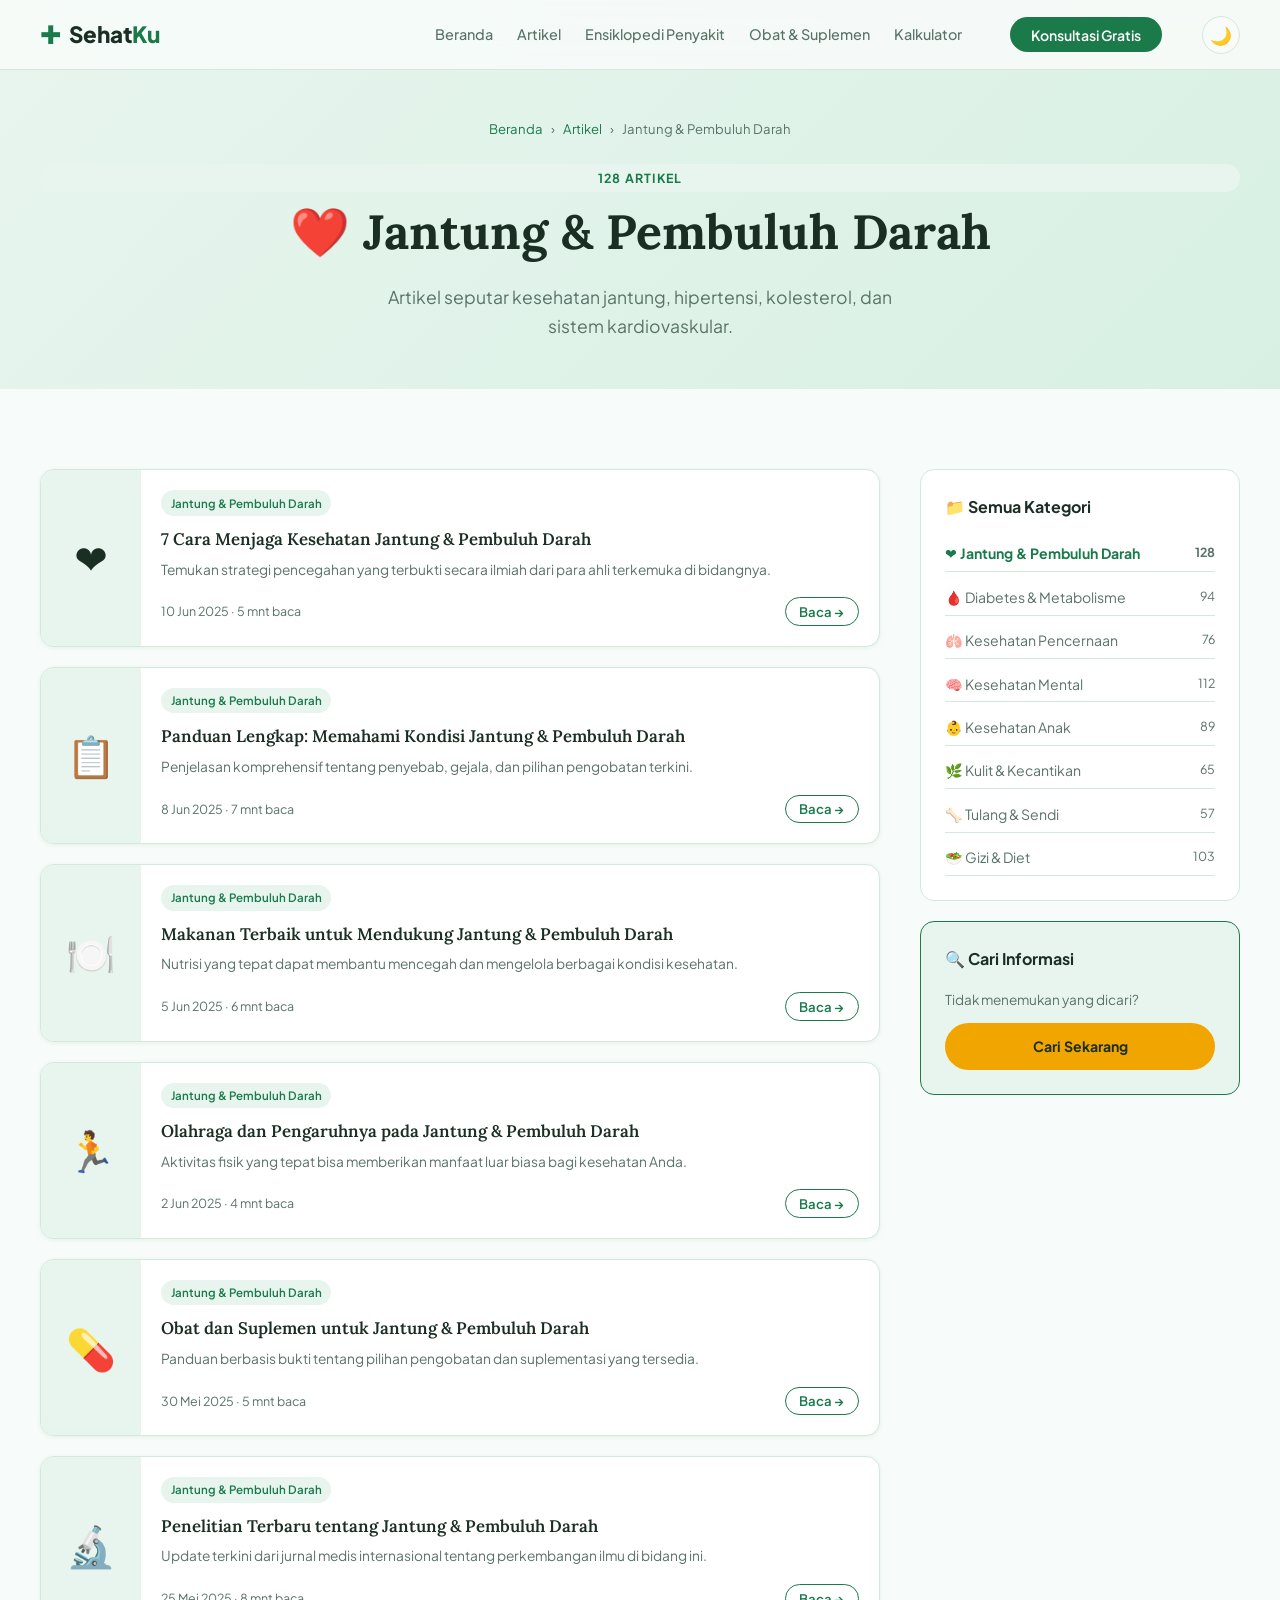
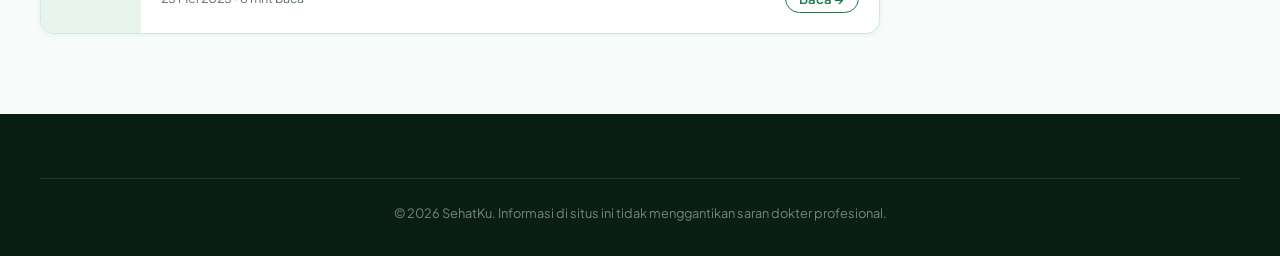
<file: pages/kategori.html>
<!DOCTYPE html>
<html lang="id">

<head>
  <meta charset="UTF-8" />
  <meta name="viewport" content="width=device-width, initial-scale=1.0" />
  <title>Kategori — SehatKu</title>
  <link rel="icon" href="../assets/icons/favicon.svg" type="image/svg+xml" />
  <link rel="stylesheet" href="../css/main.css" />
  <link rel="stylesheet" href="../css/components.css" />
  <link rel="stylesheet" href="../css/darkmode.css" />
  <link
    href="https://fonts.googleapis.com/css2?family=Plus+Jakarta+Sans:wght@300;400;500;600;700;800&family=Lora:ital,wght@0,500;0,600;1,400&display=swap"
    rel="stylesheet" />
</head>

<body>

  <nav class="navbar" id="navbar">
    <div class="nav-container">
      <a href="../index.html" class="nav-logo"><span class="logo-icon">✚</span><span class="logo-text">Sehat<span
            class="logo-accent">Ku</span></span></a>
      <ul class="nav-links" id="navLinks">
        <li><a href="../index.html" class="nav-link">Beranda</a></li>
        <li><a href="artikel.html" class="nav-link">Artikel</a></li>
        <li><a href="penyakit.html" class="nav-link">Ensiklopedi Penyakit</a></li>
        <li><a href="obat.html" class="nav-link">Obat & Suplemen</a></li>
        <li><a href="kalkulator.html" class="nav-link">Kalkulator</a></li>
      </ul>
      <button class="nav-cta" onclick="window.location.href='konsultasi.html'">Konsultasi Gratis</button>
      <button class="theme-toggle" id="themeToggle" onclick="toggleTheme()" title="Ganti tema">🌙</button>
      <button class="hamburger" id="hamburger"><span></span><span></span><span></span></button>
    </div>
  </nav>
  <section class="page-hero" id="catHero">
    <div class="container">
      <div class="breadcrumb" style="justify-content:center">
        <a href="../index.html">Beranda</a>
        <span>›</span>
        <a href="artikel.html">Artikel</a>
        <span>›</span>
        <span id="catNameBreadcrumb">Kategori</span>
      </div>
      <div class="section-eyebrow" id="catEyebrow">Kategori</div>
      <h1 id="catTitle">Memuat...</h1>
      <p id="catDesc"></p>
    </div>
  </section>

  <section class="section">
    <div class="container">
      <div class="sidebar-layout">
        <div>
          <div id="catArticles" style="display:flex;flex-direction:column;gap:1.25rem"></div>
        </div>
        <aside>
          <div class="sidebar-card">
            <h3>📁 Semua Kategori</h3>
            <ul class="sidebar-list" id="catList"></ul>
          </div>
          <div class="sidebar-card" style="background:var(--clr-primary-lt);border-color:var(--clr-primary)">
            <h3>🔍 Cari Informasi</h3>
            <p style="font-size:.85rem;color:var(--clr-muted);margin-bottom:.75rem">Tidak menemukan yang dicari?</p>
            <a href="../index.html#mainSearch" class="btn-primary"
              style="display:block;text-align:center;font-size:.88rem">Cari Sekarang</a>
          </div>
        </aside>
      </div>
    </div>
  </section>
  <footer class="footer">
    <div class="container">
      <div class="footer-bottom">
        <p>© 2026 SehatKu. Informasi di situs ini tidak menggantikan saran dokter profesional.</p>
      </div>
    </div>
  </footer>
  <script src="../js/main.js"></script>
  <script>
    const CATEGORIES = {
      jantung: { name: 'Jantung & Pembuluh Darah', icon: '❤️', desc: 'Artikel seputar kesehatan jantung, hipertensi, kolesterol, dan sistem kardiovaskular.', count: 128 },
      diabetes: { name: 'Diabetes & Metabolisme', icon: '🩸', desc: 'Panduan lengkap seputar diabetes, gula darah, insulin, dan gangguan metabolisme.', count: 94 },
      pencernaan: { name: 'Kesehatan Pencernaan', icon: '🫁', desc: 'Informasi tentang maag, GERD, usus besar, liver, dan gangguan pencernaan lainnya.', count: 76 },
      mental: { name: 'Kesehatan Mental', icon: '🧠', desc: 'Artikel tentang depresi, kecemasan, stres, tidur, dan kesejahteraan psikologis.', count: 112 },
      anak: { name: 'Kesehatan Anak', icon: '👶', desc: 'Panduan tumbuh kembang, imunisasi, penyakit anak, dan nutrisi bayi & balita.', count: 89 },
      kulit: { name: 'Kulit & Kecantikan', icon: '🌿', desc: 'Tips dan informasi perawatan kulit, jerawat, eksim, dan kondisi dermatologis lainnya.', count: 65 },
      tulang: { name: 'Tulang & Sendi', icon: '🦴', desc: 'Panduan osteoporosis, arthritis, nyeri punggung, dan kesehatan sistem muskuloskeletal.', count: 57 },
      gizi: { name: 'Gizi & Diet', icon: '🥗', desc: 'Panduan nutrisi seimbang, diet sehat, suplemen, dan kebutuhan gizi berbagai usia.', count: 103 },
    };

    const SAMPLE_ARTICLES = [
      { emoji: '❤️', date: '10 Jun 2025', time: '5 mnt', title: '7 Cara Menjaga Kesehatan {CAT}', excerpt: 'Temukan strategi pencegahan yang terbukti secara ilmiah dari para ahli terkemuka di bidangnya.' },
      { emoji: '📋', date: '8 Jun 2025', time: '7 mnt', title: 'Panduan Lengkap: Memahami Kondisi {CAT}', excerpt: 'Penjelasan komprehensif tentang penyebab, gejala, dan pilihan pengobatan terkini.' },
      { emoji: '🍽️', date: '5 Jun 2025', time: '6 mnt', title: 'Makanan Terbaik untuk Mendukung {CAT}', excerpt: 'Nutrisi yang tepat dapat membantu mencegah dan mengelola berbagai kondisi kesehatan.' },
      { emoji: '🏃', date: '2 Jun 2025', time: '4 mnt', title: 'Olahraga dan Pengaruhnya pada {CAT}', excerpt: 'Aktivitas fisik yang tepat bisa memberikan manfaat luar biasa bagi kesehatan Anda.' },
      { emoji: '💊', date: '30 Mei 2025', time: '5 mnt', title: 'Obat dan Suplemen untuk {CAT}', excerpt: 'Panduan berbasis bukti tentang pilihan pengobatan dan suplementasi yang tersedia.' },
      { emoji: '🔬', date: '25 Mei 2025', time: '8 mnt', title: 'Penelitian Terbaru tentang {CAT}', excerpt: 'Update terkini dari jurnal medis internasional tentang perkembangan ilmu di bidang ini.' },
    ];
    document.addEventListener('DOMContentLoaded', () => {
      const params = new URLSearchParams(window.location.search);
      const catKey = params.get('c') || 'jantung';
      const cat = CATEGORIES[catKey] || CATEGORIES.jantung;

      document.title = `${cat.name} — SehatKu`;
      document.getElementById('catTitle').textContent = `${cat.icon} ${cat.name}`;
      document.getElementById('catDesc').textContent = cat.desc;
      document.getElementById('catEyebrow').textContent = `${cat.count} Artikel`;
      document.getElementById('catNameBreadcrumb').textContent = cat.name;

      // Articles
      const grid = document.getElementById('catArticles');
      grid.innerHTML = SAMPLE_ARTICLES.map(a => `
    <div class="article-card" style="display:grid;grid-template-columns:100px 1fr;overflow:hidden">
      <div class="article-img" style="height:100%;min-height:100px;font-size:2.5rem">${a.emoji}</div>
      <div class="article-body">
        <div class="article-tags"><span class="article-tag">${cat.name}</span></div>
        <div class="article-title">${a.title.replace('{CAT}', cat.name)}</div>
        <div class="article-excerpt">${a.excerpt}</div>
        <div class="article-meta">
          <span>${a.date} · ${a.time} baca</span>
          <button class="article-read-btn" onclick="alert('Artikel lengkap akan segera tersedia!')">Baca →</button>
        </div>
      </div>
    </div>
  `).join('');
      const list = document.getElementById('catList');
      list.innerHTML = Object.entries(CATEGORIES).map(([key, c]) => `
    <li><a href="kategori.html?c=${key}" style="${key === catKey ? 'color:var(--clr-primary);font-weight:700' : ''}">${c.icon} ${c.name} <span style="float:right;color:var(--clr-muted);font-size:.78rem">${c.count}</span></a></li>
  `).join('');
    });
  </script>
  <script src="../js/darkmode.js"></script>
</body>

</html>
</file>
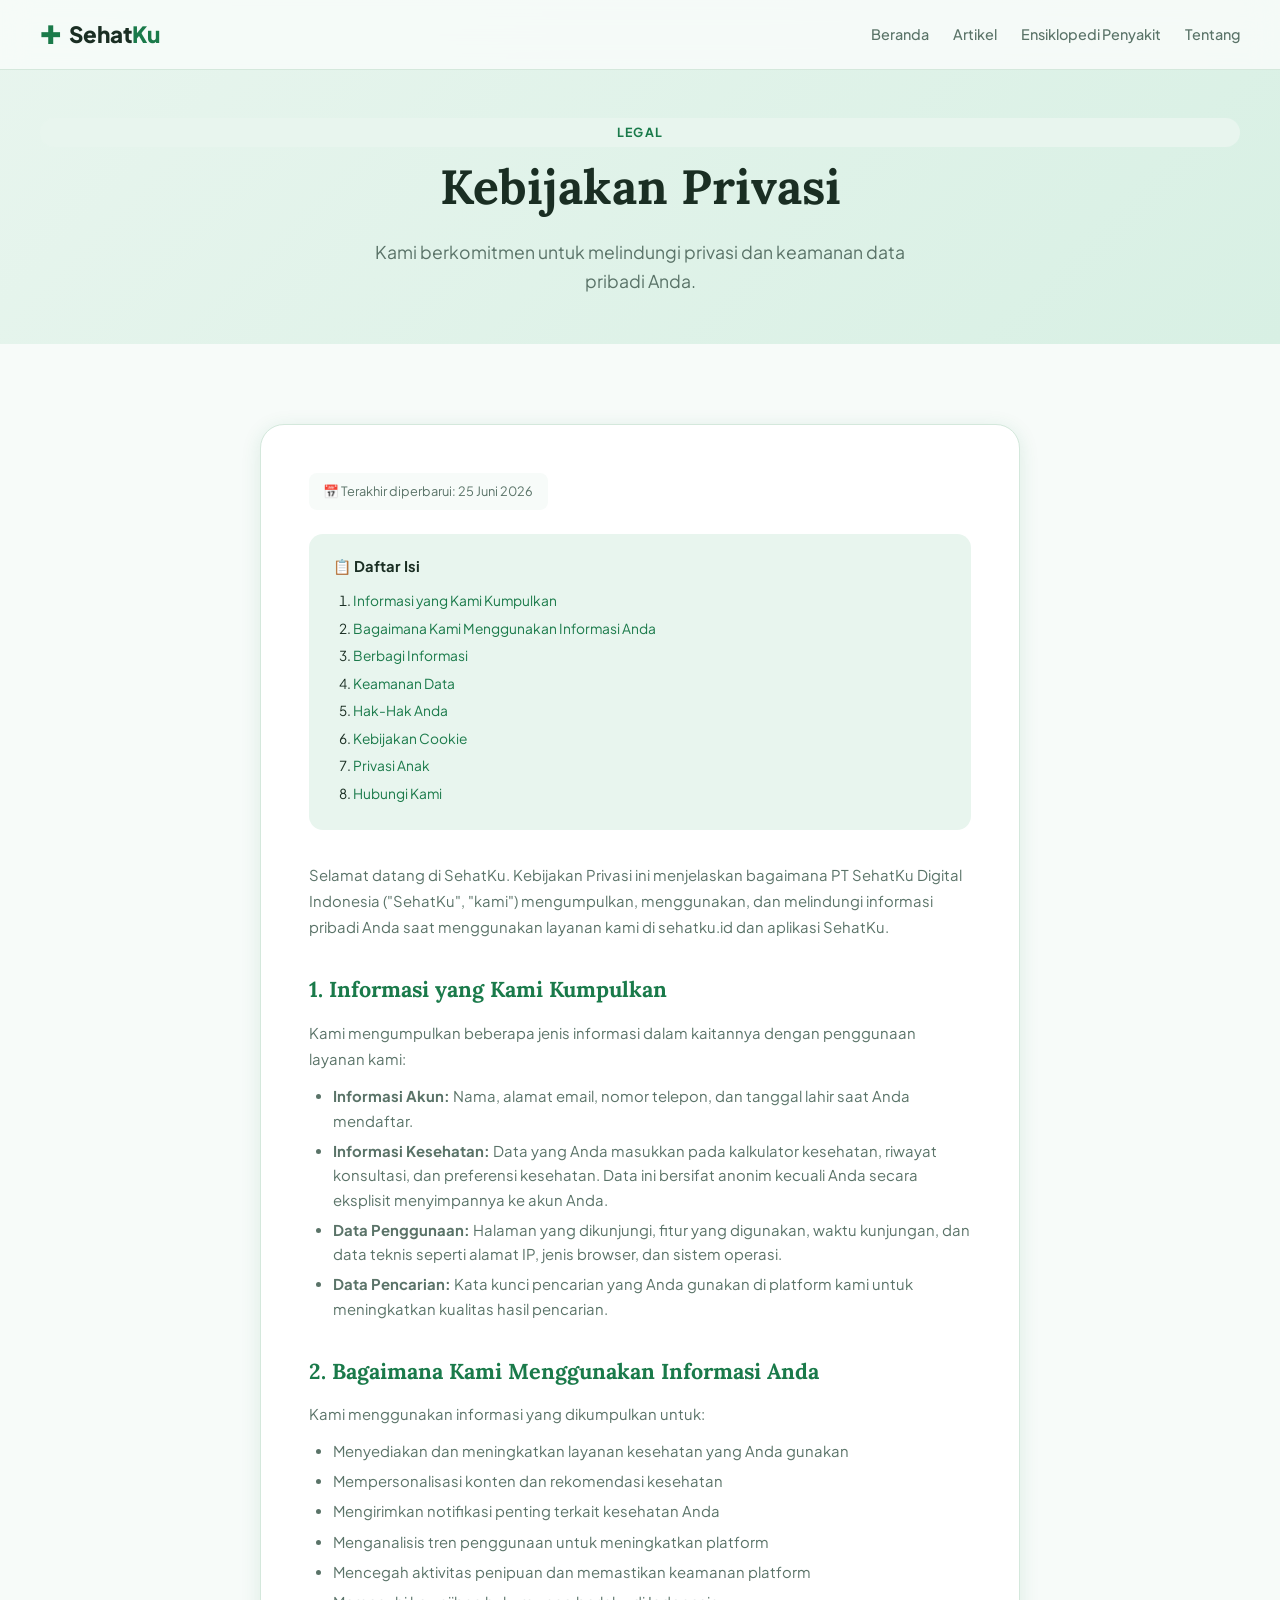
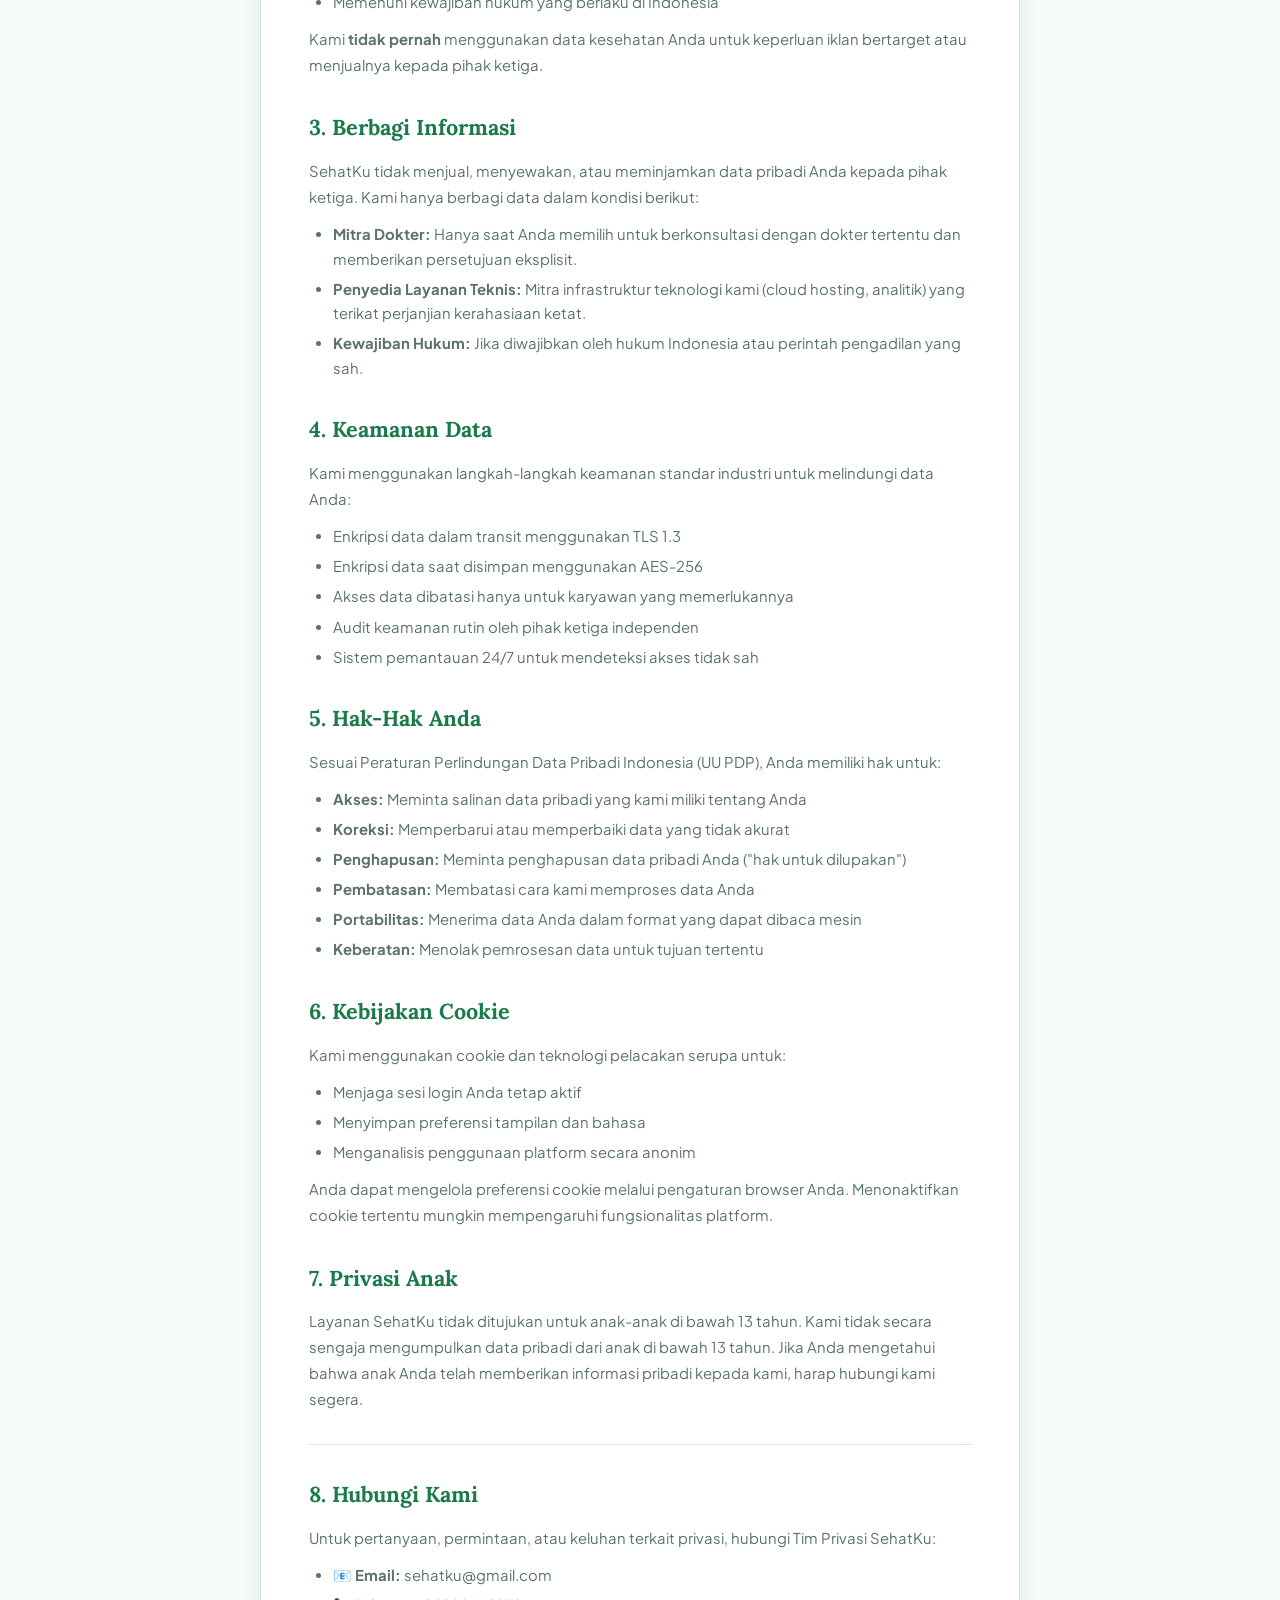
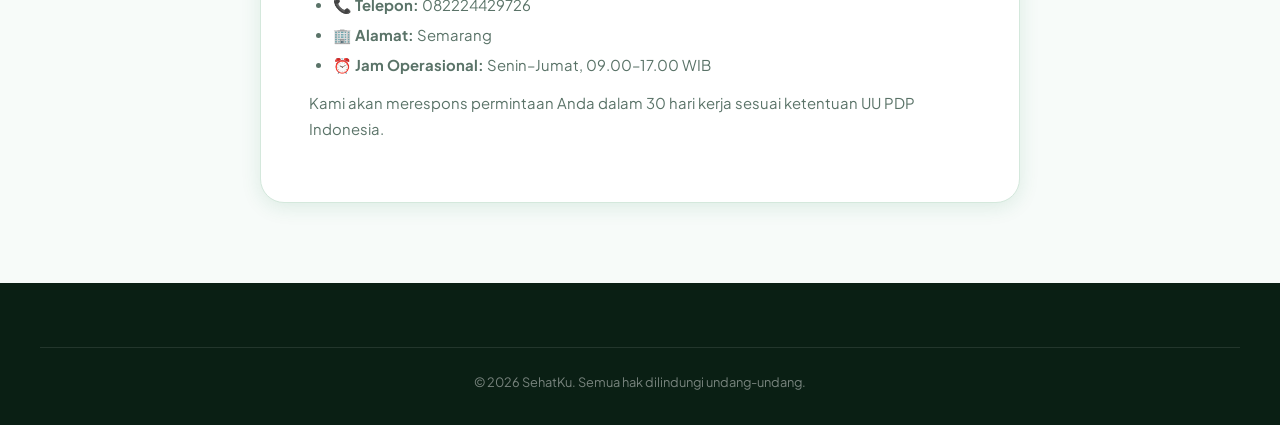
<file: pages/kebijakan.html>
<!DOCTYPE html>
<html lang="id">
<head>
  <meta charset="UTF-8"/>
  <meta name="viewport" content="width=device-width, initial-scale=1.0"/>
  <title>Kebijakan Privasi — SehatKu</title>
  <link rel="icon" href="../assets/icons/favicon.svg" type="image/svg+xml"/>
  <link rel="stylesheet" href="../css/main.css"/>
  <link rel="stylesheet" href="../css/components.css"/>
  <link rel="stylesheet" href="../css/darkmode.css"/>
  <link href="https://fonts.googleapis.com/css2?family=Plus+Jakarta+Sans:wght@300;400;500;600;700;800&family=Lora:ital,wght@0,500;0,600;1,400&display=swap" rel="stylesheet"/>
  <style>
    .policy-content {
      max-width: 760px; margin: 0 auto;
      background: var(--clr-surface); border-radius: var(--radius-lg);
      padding: 3rem; box-shadow: var(--shadow-md); border: 1px solid var(--clr-border);
    }
    .policy-content h2 { font-family: var(--ff-display); font-size: 1.35rem; margin: 2rem 0 .75rem; color: var(--clr-primary); }
    .policy-content h2:first-child { margin-top: 0; }
    .policy-content p  { font-size: .93rem; color: var(--clr-muted); line-height: 1.75; margin-bottom: .75rem; }
    .policy-content ul { list-style: disc; padding-left: 1.5rem; margin-bottom: .75rem; }
    .policy-content ul li { font-size: .93rem; color: var(--clr-muted); margin-bottom: .35rem; }
    .toc { background: var(--clr-primary-lt); border-radius: var(--radius-md); padding: 1.25rem 1.5rem; margin-bottom: 2rem; }
    .toc h3 { font-size: .92rem; font-weight: 700; margin-bottom: .75rem; }
    .toc ol  { padding-left: 1.25rem; }
    .toc li  { font-size: .86rem; margin-bottom: .3rem; }
    .toc a   { color: var(--clr-primary); }
    hr { border: none; border-top: 1px solid var(--clr-border); margin: 2rem 0; }
    .last-updated { font-size: .8rem; color: var(--clr-muted); background: var(--clr-bg); border-radius: var(--radius-sm); padding: .5rem .9rem; display: inline-block; margin-bottom: 1.5rem; }
  </style>
</head>
<body>
    <nav class="navbar" id="navbar">
  <div class="nav-container">
    <a href="../index.html" class="nav-logo"><span class="logo-icon">✚</span><span class="logo-text">Sehat<span class="logo-accent">Ku</span></span></a>
    <ul class="nav-links" id="navLinks">
      <li><a href="../index.html" class="nav-link">Beranda</a></li>
      <li><a href="artikel.html" class="nav-link">Artikel</a></li>
      <li><a href="penyakit.html" class="nav-link">Ensiklopedi Penyakit</a></li>
      <li><a href="tentang.html" class="nav-link">Tentang</a></li>
    </ul>
    <button class="hamburger" id="hamburger"><span></span><span></span><span></span></button>
  </div>
</nav>

<section class="page-hero">
  <div class="container">
    <div class="section-eyebrow">Legal</div>
    <h1>Kebijakan Privasi</h1>
    <p>Kami berkomitmen untuk melindungi privasi dan keamanan data pribadi Anda.</p>
  </div>
</section>

<section class="section">
  <div class="container">
    <div class="policy-content">
      <div class="last-updated">📅 Terakhir diperbarui: 25 Juni 2026</div>

      <div class="toc">
        <h3>📋 Daftar Isi</h3>
        <ol>
          <li><a href="#info">Informasi yang Kami Kumpulkan</a></li>
          <li><a href="#penggunaan">Bagaimana Kami Menggunakan Informasi Anda</a></li>
          <li><a href="#berbagi">Berbagi Informasi</a></li>
          <li><a href="#keamanan">Keamanan Data</a></li>
          <li><a href="#hak">Hak-Hak Anda</a></li>
          <li><a href="#cookie">Kebijakan Cookie</a></li>
          <li><a href="#anak">Privasi Anak</a></li>
          <li><a href="#kontak">Hubungi Kami</a></li>
        </ol>
      </div>
      <p>Selamat datang di SehatKu. Kebijakan Privasi ini menjelaskan bagaimana PT SehatKu Digital Indonesia ("SehatKu", "kami") mengumpulkan, menggunakan, dan melindungi informasi pribadi Anda saat menggunakan layanan kami di sehatku.id dan aplikasi SehatKu.</p>

      <h2 id="info">1. Informasi yang Kami Kumpulkan</h2>
      <p>Kami mengumpulkan beberapa jenis informasi dalam kaitannya dengan penggunaan layanan kami:</p>
      <ul>
        <li><strong>Informasi Akun:</strong> Nama, alamat email, nomor telepon, dan tanggal lahir saat Anda mendaftar.</li>
        <li><strong>Informasi Kesehatan:</strong> Data yang Anda masukkan pada kalkulator kesehatan, riwayat konsultasi, dan preferensi kesehatan. Data ini bersifat anonim kecuali Anda secara eksplisit menyimpannya ke akun Anda.</li>
        <li><strong>Data Penggunaan:</strong> Halaman yang dikunjungi, fitur yang digunakan, waktu kunjungan, dan data teknis seperti alamat IP, jenis browser, dan sistem operasi.</li>
        <li><strong>Data Pencarian:</strong> Kata kunci pencarian yang Anda gunakan di platform kami untuk meningkatkan kualitas hasil pencarian.</li>
      </ul>

      <h2 id="penggunaan">2. Bagaimana Kami Menggunakan Informasi Anda</h2>
      <p>Kami menggunakan informasi yang dikumpulkan untuk:</p>
      <ul>
        <li>Menyediakan dan meningkatkan layanan kesehatan yang Anda gunakan</li>
        <li>Mempersonalisasi konten dan rekomendasi kesehatan</li>
        <li>Mengirimkan notifikasi penting terkait kesehatan Anda</li>
        <li>Menganalisis tren penggunaan untuk meningkatkan platform</li>
        <li>Mencegah aktivitas penipuan dan memastikan keamanan platform</li>
        <li>Memenuhi kewajiban hukum yang berlaku di Indonesia</li>
      </ul>
      <p>Kami <strong>tidak pernah</strong> menggunakan data kesehatan Anda untuk keperluan iklan bertarget atau menjualnya kepada pihak ketiga.</p>

      <h2 id="berbagi">3. Berbagi Informasi</h2>
      <p>SehatKu tidak menjual, menyewakan, atau meminjamkan data pribadi Anda kepada pihak ketiga. Kami hanya berbagi data dalam kondisi berikut:</p>
      <ul>
        <li><strong>Mitra Dokter:</strong> Hanya saat Anda memilih untuk berkonsultasi dengan dokter tertentu dan memberikan persetujuan eksplisit.</li>
        <li><strong>Penyedia Layanan Teknis:</strong> Mitra infrastruktur teknologi kami (cloud hosting, analitik) yang terikat perjanjian kerahasiaan ketat.</li>
        <li><strong>Kewajiban Hukum:</strong> Jika diwajibkan oleh hukum Indonesia atau perintah pengadilan yang sah.</li>
      </ul>

      <h2 id="keamanan">4. Keamanan Data</h2>
      <p>Kami menggunakan langkah-langkah keamanan standar industri untuk melindungi data Anda:</p>
      <ul>
        <li>Enkripsi data dalam transit menggunakan TLS 1.3</li>
        <li>Enkripsi data saat disimpan menggunakan AES-256</li>
        <li>Akses data dibatasi hanya untuk karyawan yang memerlukannya</li>
        <li>Audit keamanan rutin oleh pihak ketiga independen</li>
        <li>Sistem pemantauan 24/7 untuk mendeteksi akses tidak sah</li>
      </ul>

      <h2 id="hak">5. Hak-Hak Anda</h2>
      <p>Sesuai Peraturan Perlindungan Data Pribadi Indonesia (UU PDP), Anda memiliki hak untuk:</p>
      <ul>
        <li><strong>Akses:</strong> Meminta salinan data pribadi yang kami miliki tentang Anda</li>
        <li><strong>Koreksi:</strong> Memperbarui atau memperbaiki data yang tidak akurat</li>
        <li><strong>Penghapusan:</strong> Meminta penghapusan data pribadi Anda ("hak untuk dilupakan")</li>
        <li><strong>Pembatasan:</strong> Membatasi cara kami memproses data Anda</li>
        <li><strong>Portabilitas:</strong> Menerima data Anda dalam format yang dapat dibaca mesin</li>
        <li><strong>Keberatan:</strong> Menolak pemrosesan data untuk tujuan tertentu</li>
      </ul>
      <h2 id="cookie">6. Kebijakan Cookie</h2>
      <p>Kami menggunakan cookie dan teknologi pelacakan serupa untuk:</p>
      <ul>
        <li>Menjaga sesi login Anda tetap aktif</li>
        <li>Menyimpan preferensi tampilan dan bahasa</li>
        <li>Menganalisis penggunaan platform secara anonim</li>
      </ul>
      <p>Anda dapat mengelola preferensi cookie melalui pengaturan browser Anda. Menonaktifkan cookie tertentu mungkin mempengaruhi fungsionalitas platform.</p>

      <h2 id="anak">7. Privasi Anak</h2>
      <p>Layanan SehatKu tidak ditujukan untuk anak-anak di bawah 13 tahun. Kami tidak secara sengaja mengumpulkan data pribadi dari anak di bawah 13 tahun. Jika Anda mengetahui bahwa anak Anda telah memberikan informasi pribadi kepada kami, harap hubungi kami segera.</p>

      <hr/>

      <h2 id="kontak">8. Hubungi Kami</h2>
      <p>Untuk pertanyaan, permintaan, atau keluhan terkait privasi, hubungi Tim Privasi SehatKu:</p>
      <ul>
        <li>📧 <strong>Email:</strong> sehatku@gmail.com</li>
        <li>📞 <strong>Telepon:</strong> 082224429726</li>
        <li>🏢 <strong>Alamat:</strong> Semarang</li>
        <li>⏰ <strong>Jam Operasional:</strong> Senin–Jumat, 09.00–17.00 WIB</li>
      </ul>
      <p>Kami akan merespons permintaan Anda dalam 30 hari kerja sesuai ketentuan UU PDP Indonesia.</p>
    </div>
  </div>
</section>

<footer class="footer">
  <div class="container">
    <div class="footer-bottom">
      <p>© 2026 SehatKu. Semua hak dilindungi undang-undang.</p>
    </div>
  </div>
</footer>

<script src="../js/main.js"></script>
<script src="../js/darkmode.js"></script>
</body>
</html>
</file>
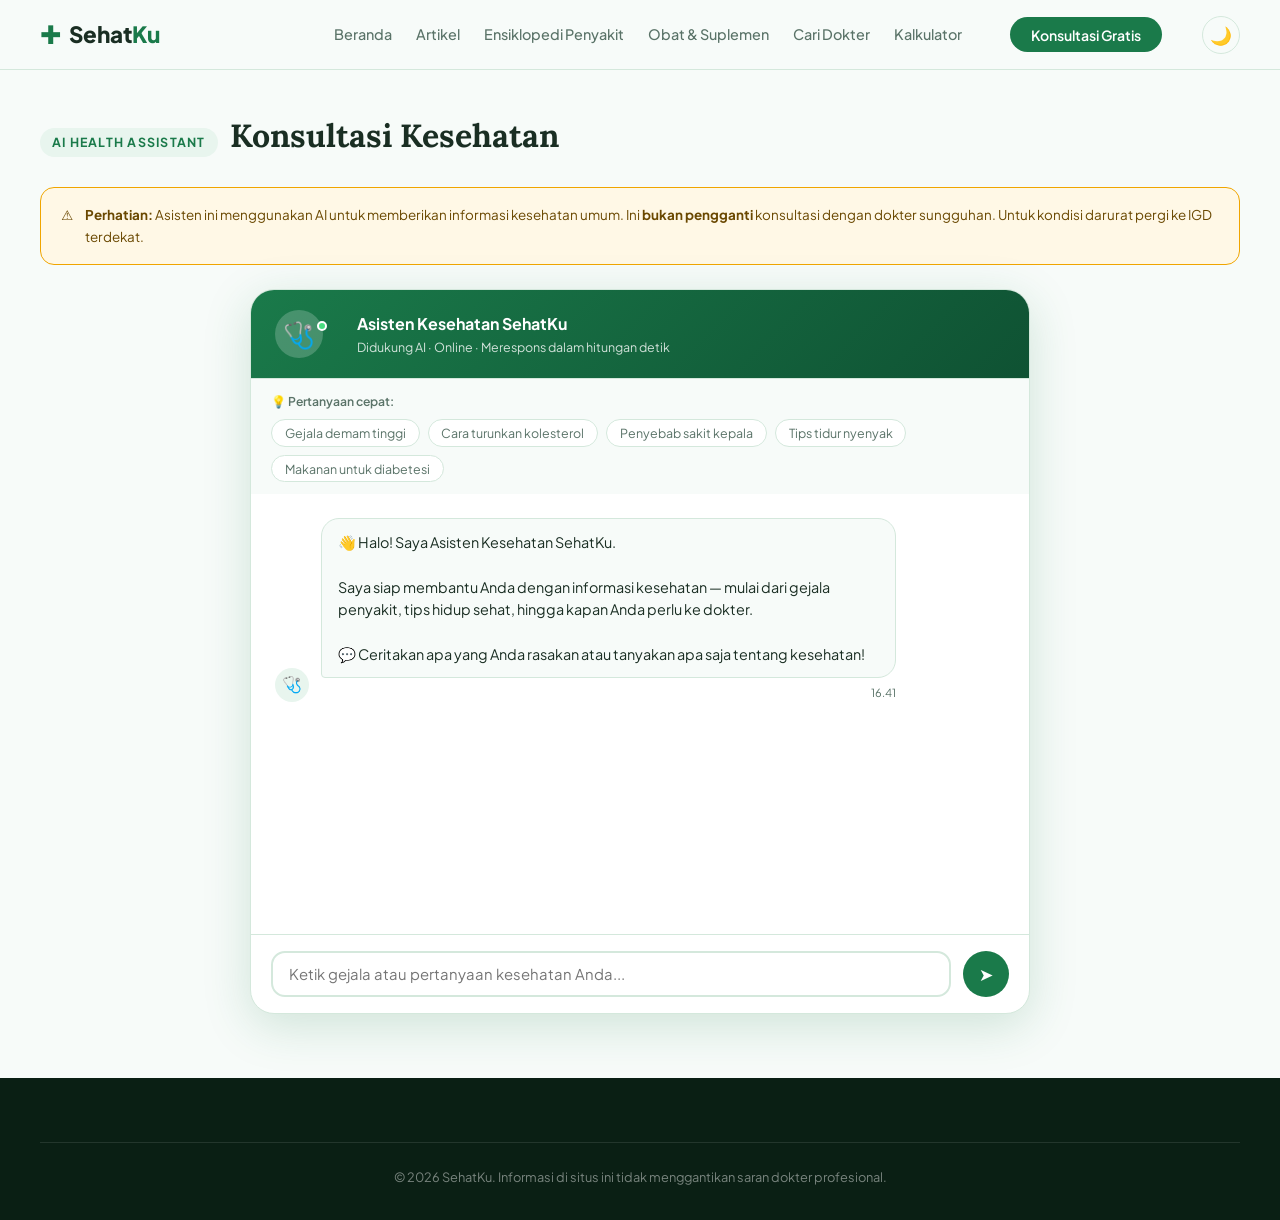
<file: pages/konsultasi.html>
<!DOCTYPE html>
<html lang="id">
<head>
  <meta charset="UTF-8"/>
  <meta name="viewport" content="width=device-width, initial-scale=1.0"/>
  <title>Konsultasi Kesehatan — SehatKu</title>
  <link rel="icon" href="../assets/icons/favicon.svg" type="image/svg+xml"/>
  <link rel="stylesheet" href="../css/main.css"/>
  <link rel="stylesheet" href="../css/components.css"/>
  <link rel="stylesheet" href="../css/darkmode.css"/>
  <link href="https://fonts.googleapis.com/css2?family=Plus+Jakarta+Sans:wght@300;400;500;600;700;800&family=Lora:ital,wght@0,500;0,600;1,400&display=swap" rel="stylesheet"/>
  <style>
    .chat-container {
      max-width: 780px; margin: 0 auto;
      background: var(--clr-surface);
      border: 1px solid var(--clr-border);
      border-radius: var(--radius-lg);
      box-shadow: var(--shadow-lg);
      overflow: hidden;
    }
    .chat-header {
      background: linear-gradient(135deg, var(--clr-primary), var(--clr-primary-dk));
      padding: 1.25rem 1.5rem;
      color: #fff;
      display: flex; align-items: center; gap: 1rem;
    }
    .chat-avatar {
      width: 48px; height: 48px; border-radius: 50%;
      background: rgba(255,255,255,.2);
      display: flex; align-items: center; justify-content: center;
      font-size: 1.6rem;
    }
    .chat-header-info h3 { font-size: 1rem; font-weight: 700; }
    .chat-header-info p  { font-size: .78rem; opacity: .8; }
    .online-dot {
      width: 10px; height: 10px; background: #4ade80;
      border-radius: 50%; border: 2px solid #fff;
      position: relative; top: -16px; left: -14px; flex-shrink: 0;
    }

    .chat-messages {
      height: 440px; overflow-y: auto; padding: 1.5rem;
      display: flex; flex-direction: column; gap: 1rem;
    }
    .msg {
      display: flex; gap: .75rem; align-items: flex-end; max-width: 85%;
    }
    .msg.user { margin-left: auto; flex-direction: row-reverse; }
    .msg-icon {
      width: 34px; height: 34px; border-radius: 50%;
      background: var(--clr-primary-lt);
      display: flex; align-items: center; justify-content: center;
      font-size: 1rem; flex-shrink: 0;
    }
    .msg.user .msg-icon { background: var(--clr-accent-lt); }
    .msg-bubble {
      background: var(--clr-bg); border: 1px solid var(--clr-border);
      border-radius: 18px 18px 18px 4px;
      padding: .75rem 1rem; font-size: .9rem; line-height: 1.55;
    }
    .msg.user .msg-bubble {
      background: var(--clr-primary); color: #fff; border-color: var(--clr-primary);
      border-radius: 18px 18px 4px 18px;
    }
    .msg-time {
      font-size: .7rem; color: var(--clr-muted); margin-top: .3rem;
      text-align: right;
    }
    .msg.user .msg-time { text-align: left; }
    .typing-indicator {
      display: flex; gap: 4px; padding: .75rem 1rem;
      background: var(--clr-bg); border: 1px solid var(--clr-border);
      border-radius: 18px 18px 18px 4px; width: fit-content;
    }
    .typing-dot {
      width: 8px; height: 8px; background: var(--clr-muted);
      border-radius: 50%; animation: typingBounce 1.2s ease infinite;
    }
    .typing-dot:nth-child(2) { animation-delay: .2s; }
    .typing-dot:nth-child(3) { animation-delay: .4s; }
    @keyframes typingBounce {
      0%, 80%, 100% { transform: translateY(0); }
      40% { transform: translateY(-8px); }
    }
    .chat-input-area {
      padding: 1rem 1.25rem;
      border-top: 1px solid var(--clr-border);
      display: flex; gap: .75rem; align-items: flex-end;
    }
    .chat-input {
      flex: 1; border: 2px solid var(--clr-border); border-radius: var(--radius-md);
      padding: .75rem 1rem; font-size: .93rem; font-family: var(--ff-body);
      resize: none; outline: none; max-height: 140px;
      transition: border-color var(--transition);
    }
    .chat-input:focus { border-color: var(--clr-primary); }
    .chat-send-btn {
      width: 46px; height: 46px; border-radius: 50%;
      background: var(--clr-primary); color: #fff;
      display: flex; align-items: center; justify-content: center;
      font-size: 1.1rem; flex-shrink: 0;
      transition: background var(--transition), transform var(--transition);
    }
    .chat-send-btn:hover { background: var(--clr-primary-dk); transform: scale(1.08); }
    .chat-send-btn:disabled { background: var(--clr-border); cursor: not-allowed; transform: none; }

    .quick-questions {
      display: flex; gap: .5rem; flex-wrap: wrap;
      padding: .75rem 1.25rem;
      border-top: 1px solid var(--clr-border);
      background: var(--clr-bg);
    }
    .quick-q {
      font-size: .78rem; padding: .3rem .8rem;
      border: 1px solid var(--clr-border); border-radius: var(--radius-xl);
      background: var(--clr-surface); cursor: pointer;
      transition: all var(--transition); color: var(--clr-muted);
    }
    .quick-q:hover { border-color: var(--clr-primary); color: var(--clr-primary); }

    .disclaimer-box {
      background: var(--clr-accent-lt); border: 1px solid var(--clr-accent);
      border-radius: var(--radius-md); padding: 1rem 1.25rem;
      font-size: .84rem; color: #6a4800; margin-bottom: 1.5rem;
      display: flex; gap: .75rem;
    }
  </style>
</head>
<body>
    <nav class="navbar" id="navbar">
  <div class="nav-container">
    <a href="../index.html" class="nav-logo"><span class="logo-icon">✚</span><span class="logo-text">Sehat<span class="logo-accent">Ku</span></span></a>
    <ul class="nav-links" id="navLinks">
      <li><a href="../index.html" class="nav-link">Beranda</a></li>
      <li><a href="artikel.html" class="nav-link">Artikel</a></li>
      <li><a href="penyakit.html" class="nav-link">Ensiklopedi Penyakit</a></li>
      <li><a href="obat.html" class="nav-link">Obat & Suplemen</a></li>
      <li><a href="dokter.html" class="nav-link">Cari Dokter</a></li>
      <li><a href="kalkulator.html" class="nav-link">Kalkulator</a></li>
    </ul>
    <button class="nav-cta" onclick="window.location.href='konsultasi.html'">Konsultasi Gratis</button>
    <button class="theme-toggle" id="themeToggle" onclick="toggleTheme()" title="Ganti tema">🌙</button>
    <button class="hamburger" id="hamburger"><span></span><span></span><span></span></button>
  </div>
</nav>
<section style="padding: calc(var(--nav-h) + 2.5rem) 0 4rem">
  <div class="container">
    <div class="section-header" style="margin-bottom:1.5rem">
      <div class="section-eyebrow">AI Health Assistant</div>
      <h2 class="section-title">Konsultasi Kesehatan</h2>
    </div>

    <div class="disclaimer-box">
      ⚠️ <div><strong>Perhatian:</strong> Asisten ini menggunakan AI untuk memberikan informasi kesehatan umum. Ini <strong>bukan pengganti</strong> konsultasi dengan dokter sungguhan. Untuk kondisi darurat pergi ke IGD terdekat.</div>
    </div>

    <div class="chat-container">
      <div class="chat-header">
        <div class="chat-avatar">🩺</div>
        <div style="margin-left:-8px;margin-top:16px"><div class="online-dot"></div></div>
        <div class="chat-header-info">
          <h3>Asisten Kesehatan SehatKu</h3>
          <p>Didukung AI · Online · Merespons dalam hitungan detik</p>
        </div>
      </div>
      <div class="quick-questions" id="quickQuestions">
        <span style="font-size:.76rem;color:var(--clr-muted);font-weight:600;width:100%;display:block">💡 Pertanyaan cepat:</span>
        <button class="quick-q" onclick="sendQuickQ(this)">Gejala demam tinggi</button>
        <button class="quick-q" onclick="sendQuickQ(this)">Cara turunkan kolesterol</button>
        <button class="quick-q" onclick="sendQuickQ(this)">Penyebab sakit kepala</button>
        <button class="quick-q" onclick="sendQuickQ(this)">Tips tidur nyenyak</button>
        <button class="quick-q" onclick="sendQuickQ(this)">Makanan untuk diabetesi</button>
      </div>

      <div class="chat-messages" id="chatMessages">
        <!-- Messages injected by JS -->
      </div>

      <div class="chat-input-area">
        <textarea
          class="chat-input" id="chatInput"
          placeholder="Ketik gejala atau pertanyaan kesehatan Anda..."
          rows="1"
          onkeydown="handleKey(event)"
          oninput="autoResize(this)"
        ></textarea>
        <button class="chat-send-btn" id="sendBtn" onclick="sendMessage()" aria-label="Kirim">➤</button>
      </div>
    </div>
  </div>
</section>
<footer class="footer">
  <div class="container">
    <div class="footer-bottom">
      <p>© 2026 SehatKu. Informasi di situs ini tidak menggantikan saran dokter profesional.</p>
    </div>
  </div>
</footer>
<script src="../js/main.js"></script>
<script>
const SYSTEM_PROMPT = `Anda adalah Asisten Kesehatan SehatKu, sebuah portal informasi kesehatan Indonesia yang terpercaya. 

Tugas Anda:
- Memberikan informasi kesehatan yang akurat, berbasis bukti, dan mudah dipahami dalam Bahasa Indonesia
- Menjelaskan gejala, kemungkinan penyebab, dan langkah pertolongan pertama yang tepat
- Menyarankan kapan seseorang perlu ke dokter atau IGD
- Memberikan tips gaya hidup sehat yang praktis

Aturan penting:
- Selalu ingatkan bahwa informasi ini bersifat umum dan tidak menggantikan konsultasi dokter
- Jangan memberikan diagnosis pasti atau meresepkan obat spesifik
- Gunakan bahasa yang hangat, empati, dan mudah dipahami masyarakat awam
- Untuk kondisi darurat (nyeri dada hebat, sesak napas berat, stroke, dll), langsung sarankan ke IGD atau hubungi 119
- Berikan respons yang terstruktur: gejala → kemungkinan penyebab → apa yang harus dilakukan → kapan ke dokter
- Gunakan emoji secukupnya untuk memudahkan pembacaan`;

let chatHistory = [];
let isLoading = false;

function addMessage(role, text, isTyping = false) {
  const container = document.getElementById('chatMessages');
  const now = new Date().toLocaleTimeString('id-ID', { hour: '2-digit', minute: '2-digit' });
  const isUser = role === 'user';
  const div = document.createElement('div');
  div.className = `msg ${isUser ? 'user' : 'bot'}`;
  if (isTyping) div.id = 'typingMsg';
  div.innerHTML = `
    <div class="msg-icon">${isUser ? '👤' : '🩺'}</div>
    <div>
      <div class="msg-bubble">${isTyping ? '<div class="typing-indicator"><div class="typing-dot"></div><div class="typing-dot"></div><div class="typing-dot"></div></div>' : text.replace(/\n/g, '<br/>')}</div>
      ${!isTyping ? `<div class="msg-time">${now}</div>` : ''}
    </div>
  `;
  container.appendChild(div);
  container.scrollTop = container.scrollHeight;
  return div;
}
function removeTyping() {
  const t = document.getElementById('typingMsg');
  if (t) t.remove();
}

async function sendMessage() {
  if (isLoading) return;
  const input = document.getElementById('chatInput');
  const text = input.value.trim();
  if (!text) return;

  // Add user message
  addMessage('user', text);
  chatHistory.push({ role: 'user', content: text });
  input.value = '';
  autoResize(input);

  // Hide quick questions after first message
  const qqs = document.getElementById('quickQuestions');
  if (qqs) qqs.style.display = 'none';

  // Show typing
  isLoading = true;
  document.getElementById('sendBtn').disabled = true;
  addMessage('bot', '', true);

  try {
    const response = await fetch('https://api.anthropic.com/v1/messages', {
      method: 'POST',
      headers: { 'Content-Type': 'application/json' },
      body: JSON.stringify({
        model: 'claude-sonnet-4-6',
        max_tokens: 1000,
        system: SYSTEM_PROMPT,
        messages: chatHistory,
      }),
    });

    const data = await response.json();
    removeTyping();

    const reply = data.content?.[0]?.text || 'Maaf, terjadi kesalahan. Silakan coba lagi.';
    addMessage('bot', reply);
    chatHistory.push({ role: 'assistant', content: reply });

  } catch (err) {
    removeTyping();
    addMessage('bot', '⚠️ Maaf, gagal terhubung ke server. Periksa koneksi internet Anda dan coba lagi.');
    console.error(err);
  } finally {
    isLoading = false;
    document.getElementById('sendBtn').disabled = false;
  }
}
function sendQuickQ(btn) {
  const input = document.getElementById('chatInput');
  input.value = btn.textContent;
  sendMessage();
}

function handleKey(e) {
  if (e.key === 'Enter' && !e.shiftKey) {
    e.preventDefault();
    sendMessage();
  }
}

function autoResize(el) {
  el.style.height = 'auto';
  el.style.height = Math.min(el.scrollHeight, 140) + 'px';
}

// Initial greeting
document.addEventListener('DOMContentLoaded', () => {
  addMessage('bot',
    '👋 Halo! Saya Asisten Kesehatan SehatKu.\n\nSaya siap membantu Anda dengan informasi kesehatan — mulai dari gejala penyakit, tips hidup sehat, hingga kapan Anda perlu ke dokter.\n\n💬 Ceritakan apa yang Anda rasakan atau tanyakan apa saja tentang kesehatan!'
  );
});
</script>
<script src="../js/darkmode.js"></script>
</body>
</html>
</file>
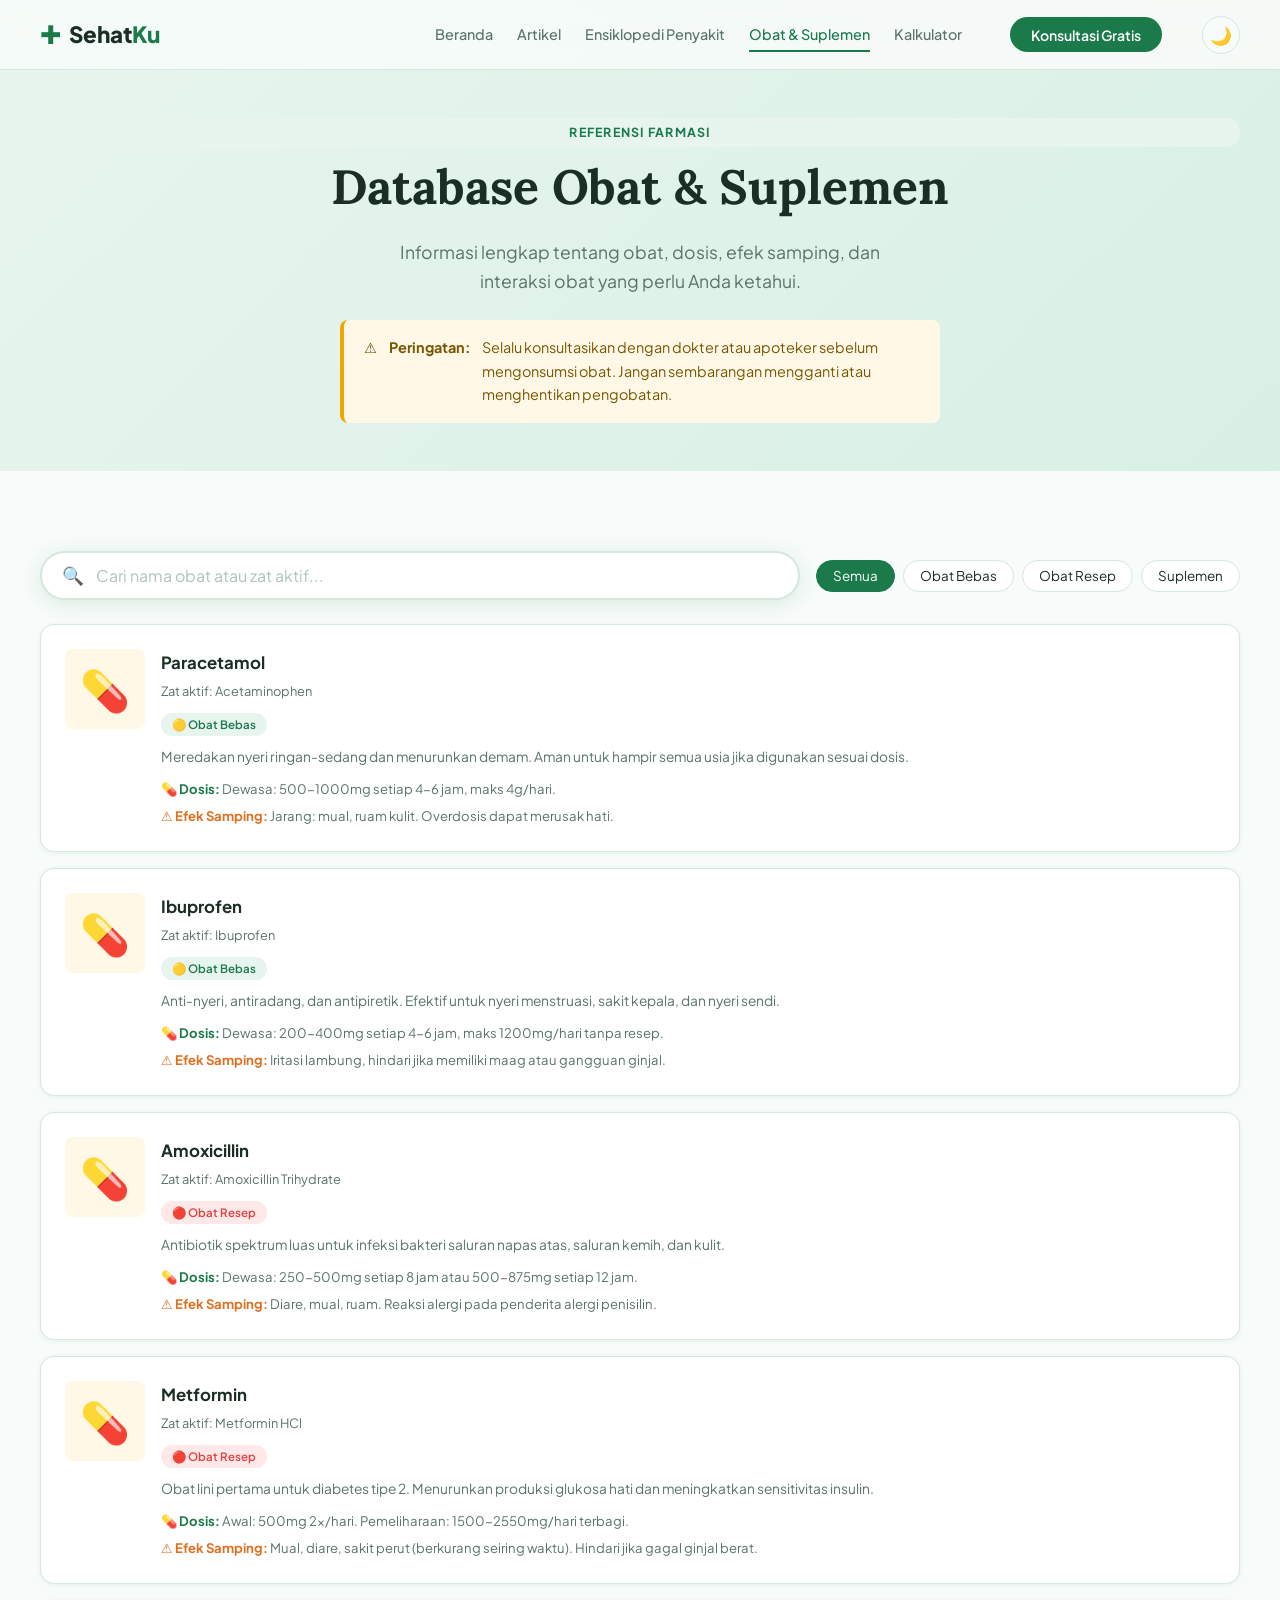
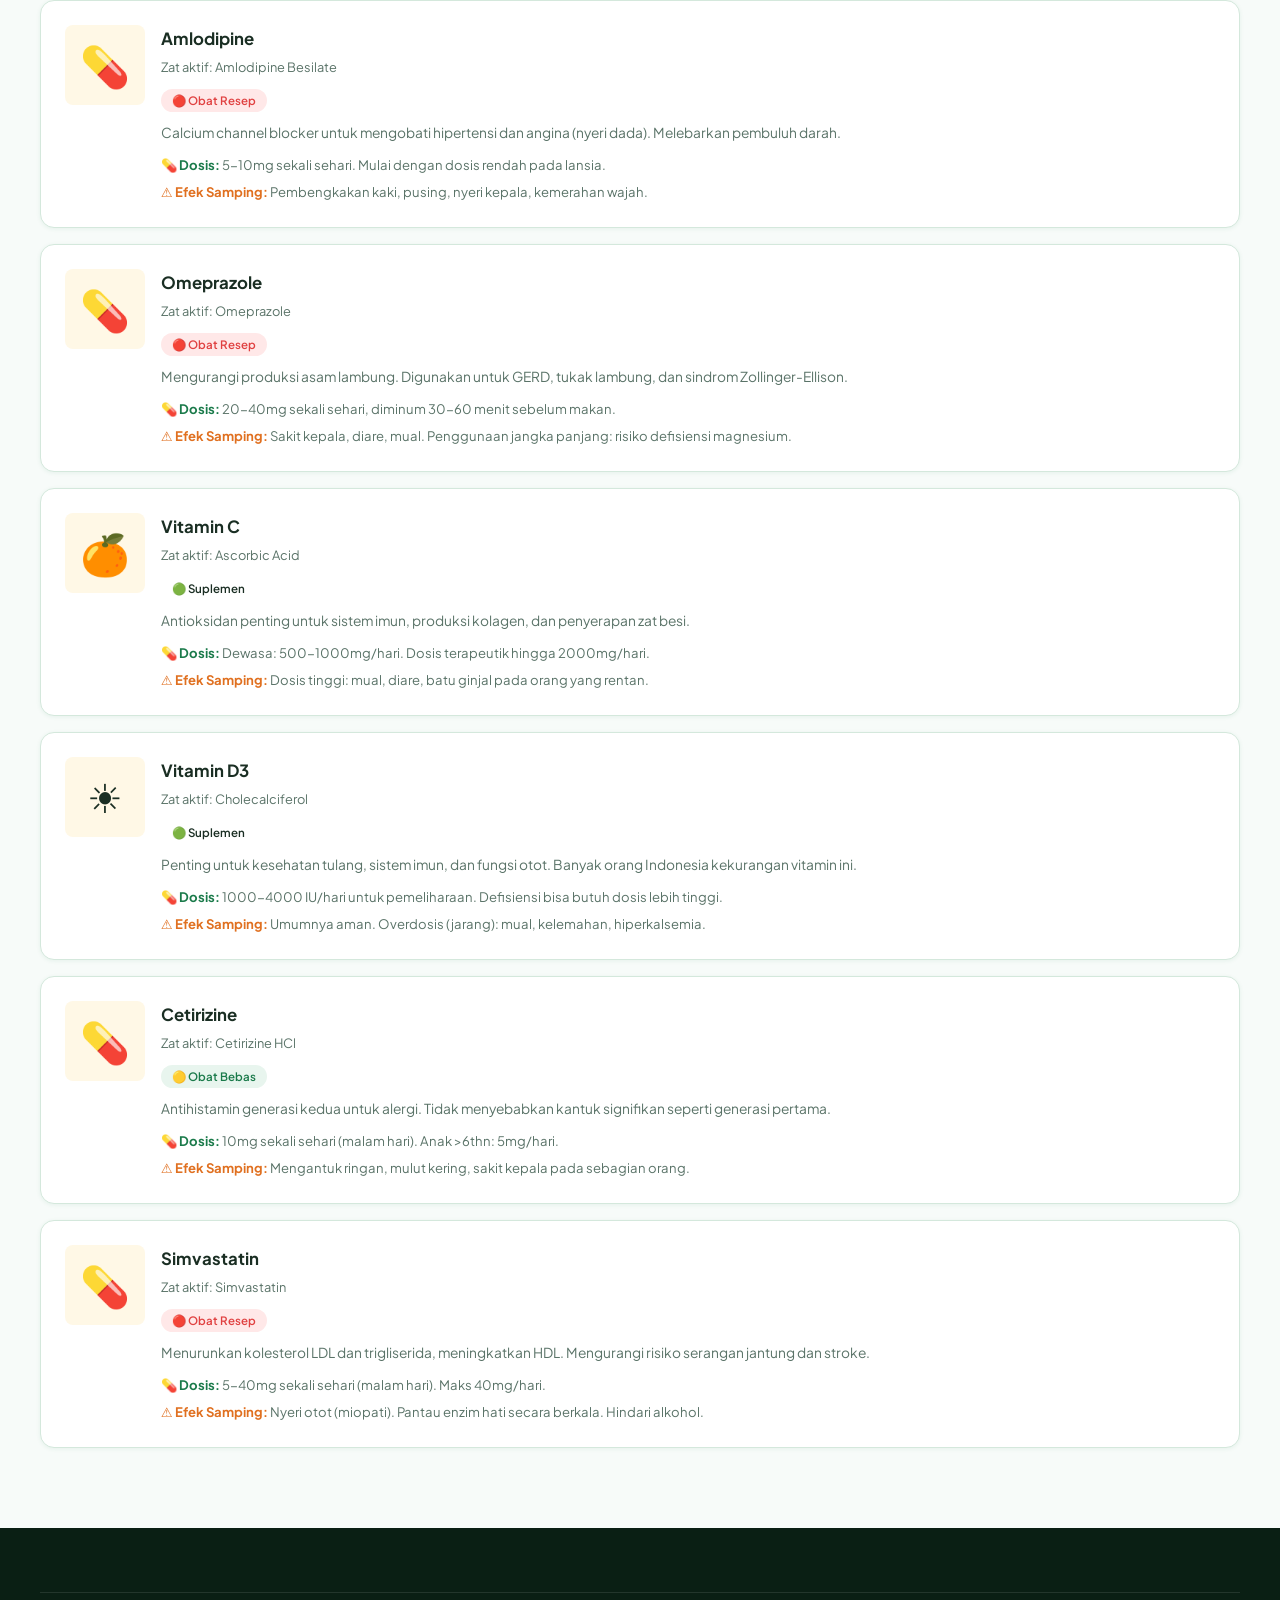
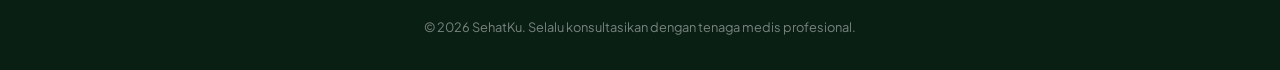
<file: pages/obat.html>
<!DOCTYPE html>
<html lang="id">
<head>
  <meta charset="UTF-8"/>
  <meta name="viewport" content="width=device-width, initial-scale=1.0"/>
  <title>Database Obat & Suplemen — SehatKu</title>
  <link rel="icon" href="../assets/icons/favicon.svg" type="image/svg+xml"/>
  <link rel="stylesheet" href="../css/main.css"/>
  <link rel="stylesheet" href="../css/components.css"/>
  <link rel="stylesheet" href="../css/darkmode.css"/>
  <link href="https://fonts.googleapis.com/css2?family=Plus+Jakarta+Sans:wght@300;400;500;600;700;800&family=Lora:ital,wght@0,500;0,600;1,400&display=swap" rel="stylesheet"/>
</head>
<body>

<nav class="navbar" id="navbar">
  <div class="nav-container">
    <a href="../index.html" class="nav-logo"><span class="logo-icon">✚</span><span class="logo-text">Sehat<span class="logo-accent">Ku</span></span></a>
    <ul class="nav-links" id="navLinks">
      <li><a href="../index.html" class="nav-link">Beranda</a></li>
      <li><a href="artikel.html" class="nav-link">Artikel</a></li>
      <li><a href="penyakit.html" class="nav-link">Ensiklopedi Penyakit</a></li>
      <li><a href="obat.html" class="nav-link active">Obat & Suplemen</a></li>
      <li><a href="kalkulator.html" class="nav-link">Kalkulator</a></li>
    </ul>
    <button class="nav-cta" onclick="window.location.href='konsultasi.html'">Konsultasi Gratis</button>
    <button class="theme-toggle" id="themeToggle" onclick="toggleTheme()" title="Ganti tema">🌙</button>
    <button class="hamburger" id="hamburger"><span></span><span></span><span></span></button>
  </div>
</nav>

<section class="page-hero">
  <div class="container">
    <div class="section-eyebrow">Referensi Farmasi</div>
    <h1>Database Obat & Suplemen</h1>
    <p>Informasi lengkap tentang obat, dosis, efek samping, dan interaksi obat yang perlu Anda ketahui.</p>
    <div class="alert alert-warning" style="max-width:600px;margin:1.5rem auto 0;text-align:left">
      ⚠️ <strong>Peringatan:</strong> Selalu konsultasikan dengan dokter atau apoteker sebelum mengonsumsi obat. Jangan sembarangan mengganti atau menghentikan pengobatan.
    </div>
  </div>
</section>

<section class="section">
  <div class="container">
    <div style="display:flex;gap:1rem;margin-bottom:1.5rem;flex-wrap:wrap;align-items:center">
      <div class="search-bar" style="flex:1;min-width:250px">
        <span class="search-icon">🔍</span>
        <input type="text" class="search-input" placeholder="Cari nama obat atau zat aktif..." oninput="filterDrugs(this.value)"/>
      </div>
      <div class="filters-bar" style="margin:0">
        <button class="filter-pill active" onclick="filterByType('semua',this)">Semua</button>
        <button class="filter-pill" onclick="filterByType('bebas',this)">Obat Bebas</button>
        <button class="filter-pill" onclick="filterByType('resep',this)">Obat Resep</button>
        <button class="filter-pill" onclick="filterByType('suplemen',this)">Suplemen</button>
      </div>
    </div>

    <div id="drugsGrid" style="display:flex;flex-direction:column;gap:1rem"></div>
  </div>
</section>

<footer class="footer">
  <div class="container">
    <div class="footer-bottom">
      <p>© 2026 SehatKu. Selalu konsultasikan dengan tenaga medis profesional.</p>
    </div>
  </div>
</footer>

<script src="../js/main.js"></script>
<script>
const DRUGS = [
  { name:'Paracetamol', generic:'Acetaminophen', type:'bebas', icon:'💊', cat:'Analgesik & Antipiretik', desc:'Meredakan nyeri ringan-sedang dan menurunkan demam. Aman untuk hampir semua usia jika digunakan sesuai dosis.', dose:'Dewasa: 500-1000mg setiap 4-6 jam, maks 4g/hari.', effects:'Jarang: mual, ruam kulit. Overdosis dapat merusak hati.' },
  { name:'Ibuprofen', generic:'Ibuprofen', type:'bebas', icon:'💊', cat:'NSAID Anti-inflamasi', desc:'Anti-nyeri, antiradang, dan antipiretik. Efektif untuk nyeri menstruasi, sakit kepala, dan nyeri sendi.', dose:'Dewasa: 200-400mg setiap 4-6 jam, maks 1200mg/hari tanpa resep.', effects:'Iritasi lambung, hindari jika memiliki maag atau gangguan ginjal.' },
  { name:'Amoxicillin', generic:'Amoxicillin Trihydrate', type:'resep', icon:'💊', cat:'Antibiotik Penisilin', desc:'Antibiotik spektrum luas untuk infeksi bakteri saluran napas atas, saluran kemih, dan kulit.', dose:'Dewasa: 250-500mg setiap 8 jam atau 500-875mg setiap 12 jam.', effects:'Diare, mual, ruam. Reaksi alergi pada penderita alergi penisilin.' },
  { name:'Metformin', generic:'Metformin HCl', type:'resep', icon:'💊', cat:'Antidiabetes Oral', desc:'Obat lini pertama untuk diabetes tipe 2. Menurunkan produksi glukosa hati dan meningkatkan sensitivitas insulin.', dose:'Awal: 500mg 2x/hari. Pemeliharaan: 1500-2550mg/hari terbagi.', effects:'Mual, diare, sakit perut (berkurang seiring waktu). Hindari jika gagal ginjal berat.' },
  { name:'Amlodipine', generic:'Amlodipine Besilate', type:'resep', icon:'💊', cat:'Antihipertensi (CCB)', desc:'Calcium channel blocker untuk mengobati hipertensi dan angina (nyeri dada). Melebarkan pembuluh darah.', dose:'5-10mg sekali sehari. Mulai dengan dosis rendah pada lansia.', effects:'Pembengkakan kaki, pusing, nyeri kepala, kemerahan wajah.' },
  { name:'Omeprazole', generic:'Omeprazole', type:'resep', icon:'💊', cat:'PPI (Pompa Proton)', desc:'Mengurangi produksi asam lambung. Digunakan untuk GERD, tukak lambung, dan sindrom Zollinger-Ellison.', dose:'20-40mg sekali sehari, diminum 30-60 menit sebelum makan.', effects:'Sakit kepala, diare, mual. Penggunaan jangka panjang: risiko defisiensi magnesium.' },
  { name:'Vitamin C', generic:'Ascorbic Acid', type:'suplemen', icon:'🍊', cat:'Vitamin & Suplemen', desc:'Antioksidan penting untuk sistem imun, produksi kolagen, dan penyerapan zat besi.', dose:'Dewasa: 500-1000mg/hari. Dosis terapeutik hingga 2000mg/hari.', effects:'Dosis tinggi: mual, diare, batu ginjal pada orang yang rentan.' },
  { name:'Vitamin D3', generic:'Cholecalciferol', type:'suplemen', icon:'☀️', cat:'Vitamin & Suplemen', desc:'Penting untuk kesehatan tulang, sistem imun, dan fungsi otot. Banyak orang Indonesia kekurangan vitamin ini.', dose:'1000-4000 IU/hari untuk pemeliharaan. Defisiensi bisa butuh dosis lebih tinggi.', effects:'Umumnya aman. Overdosis (jarang): mual, kelemahan, hiperkalsemia.' },
  { name:'Cetirizine', generic:'Cetirizine HCl', type:'bebas', icon:'💊', cat:'Antihistamin', desc:'Antihistamin generasi kedua untuk alergi. Tidak menyebabkan kantuk signifikan seperti generasi pertama.', dose:'10mg sekali sehari (malam hari). Anak >6thn: 5mg/hari.', effects:'Mengantuk ringan, mulut kering, sakit kepala pada sebagian orang.' },
  { name:'Simvastatin', generic:'Simvastatin', type:'resep', icon:'💊', cat:'Statin (Kolesterol)', desc:'Menurunkan kolesterol LDL dan trigliserida, meningkatkan HDL. Mengurangi risiko serangan jantung dan stroke.', dose:'5-40mg sekali sehari (malam hari). Maks 40mg/hari.', effects:'Nyeri otot (miopati). Pantau enzim hati secara berkala. Hindari alkohol.' },
];

let currentType = 'semua';
let currentQ = '';

function renderDrugs() {
  const grid = document.getElementById('drugsGrid');
  const filtered = DRUGS.filter(d => {
    const matchType = currentType === 'semua' || d.type === currentType;
    const matchQ = !currentQ || d.name.toLowerCase().includes(currentQ) || d.generic.toLowerCase().includes(currentQ) || d.cat.toLowerCase().includes(currentQ);
    return matchType && matchQ;
  });
  if (!filtered.length) {
    grid.innerHTML = '<div class="empty-state"><div class="empty-icon">💊</div><h3>Obat tidak ditemukan</h3><p>Coba nama lain.</p></div>';
    return;
  }
  grid.innerHTML = filtered.map(d => `
    <div class="drug-card">
      <div class="drug-img">${d.icon}</div>
      <div>
        <div class="drug-name">${d.name}</div>
        <div class="drug-generic">Zat aktif: ${d.generic}</div>
        <span class="drug-category ${d.type}">${d.type === 'resep' ? '🔴 Obat Resep' : d.type === 'suplemen' ? '🟢 Suplemen' : '🟡 Obat Bebas'}</span>
        <div class="drug-desc">${d.desc}</div>
        <div style="margin-top:.6rem;font-size:.82rem">
          <span style="font-weight:700;color:var(--clr-primary)">💊 Dosis:</span>
          <span style="color:var(--clr-muted)"> ${d.dose}</span>
        </div>
        <div style="margin-top:.35rem;font-size:.82rem">
          <span style="font-weight:700;color:#e07020">⚠️ Efek Samping:</span>
          <span style="color:var(--clr-muted)"> ${d.effects}</span>
        </div>
      </div>
    </div>
  `).join('');
}

function filterByType(t, btn) {
  currentType = t;
  document.querySelectorAll('.filter-pill').forEach(p => p.classList.remove('active'));
  btn.classList.add('active');
  renderDrugs();
}

function filterDrugs(q) {
  currentQ = q.toLowerCase();
  renderDrugs();
}

document.addEventListener('DOMContentLoaded', renderDrugs);
</script>
<script src="../js/darkmode.js"></script>
</body>
</html>
</file>
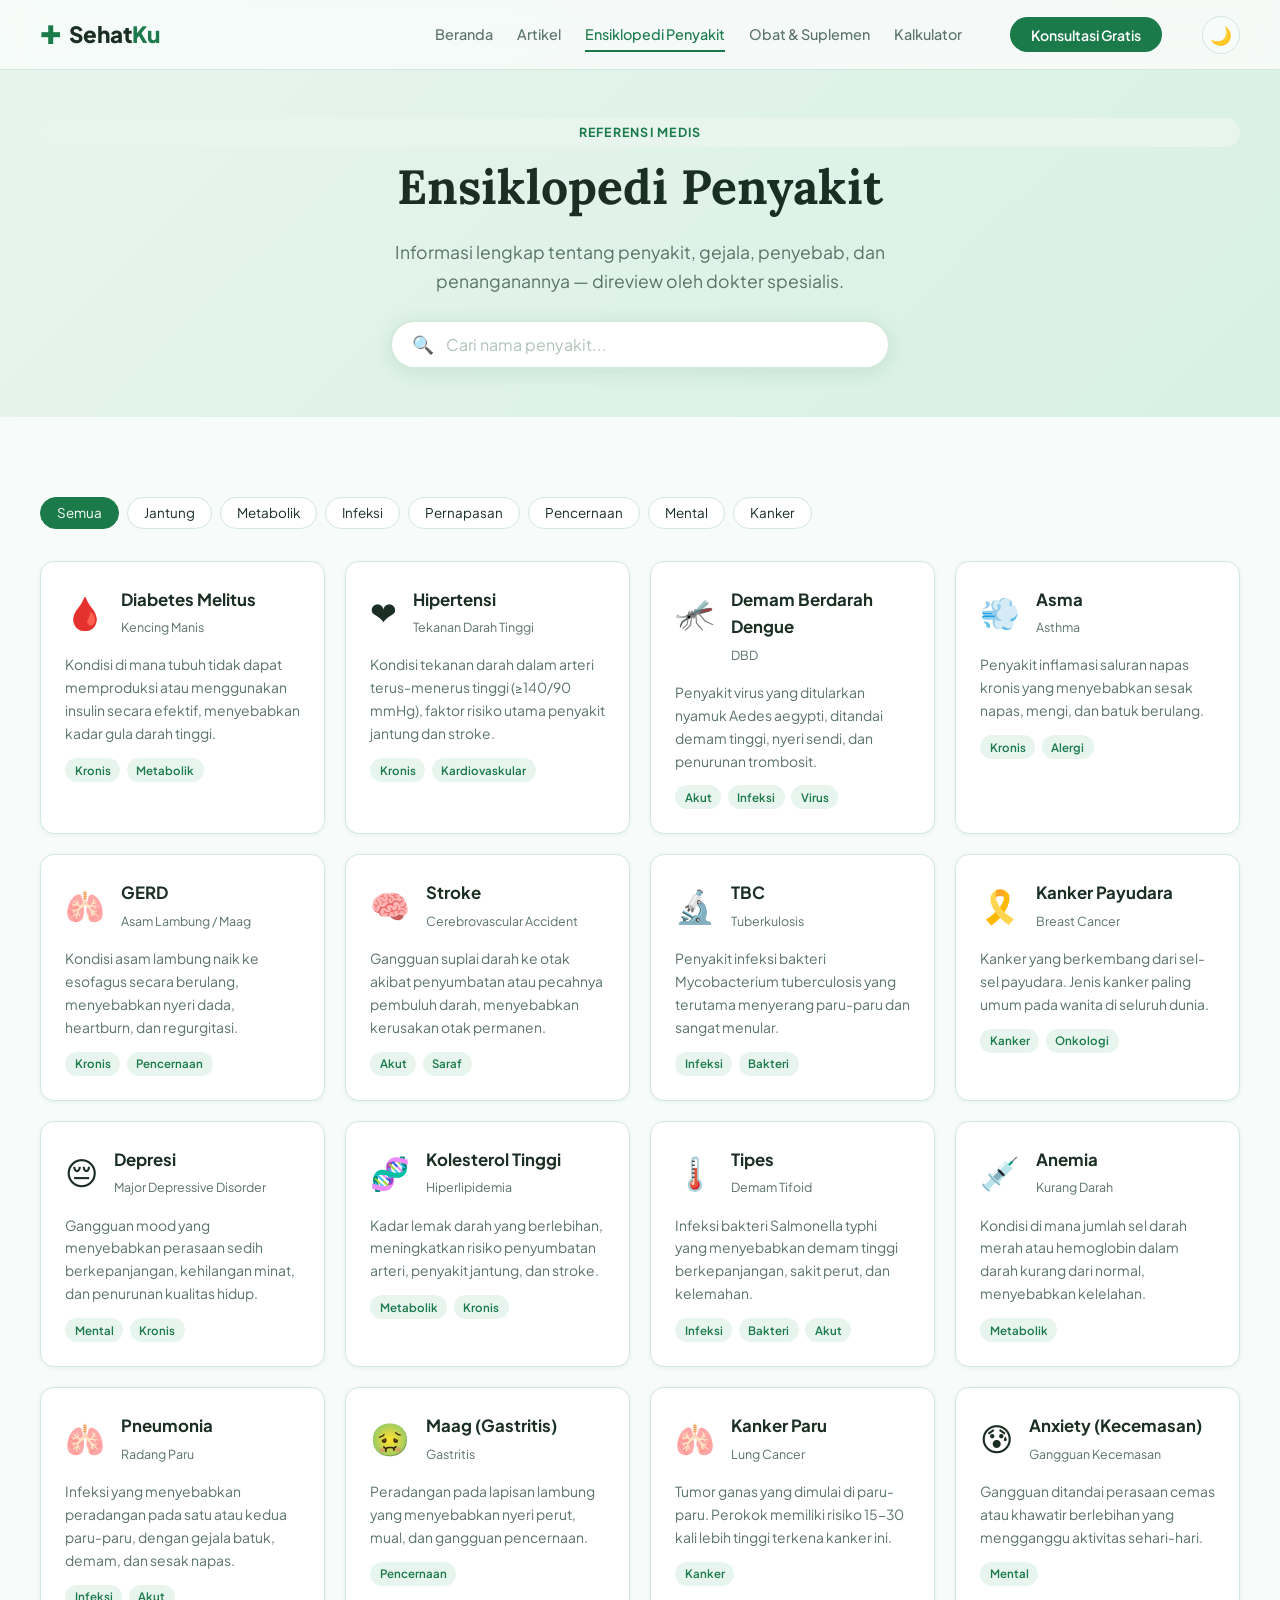
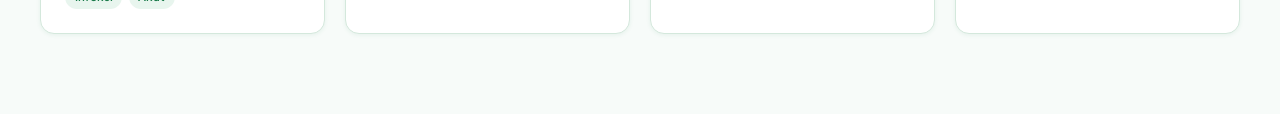
<file: pages/penyakit.html>
<!DOCTYPE html>
<html lang="id">

<head>
    <meta charset="UTF-8" />
    <meta name="viewport" content="width=device-width, initial-scale=1.0" />
    <title>Ensiklopedi Penyakit — SehatKu</title>
    <link rel="icon" href="../assets/icons/favicon.svg" type="image/svg+xml" />
    <link rel="stylesheet" href="../css/main.css" />
    <link rel="stylesheet" href="../css/components.css" />
    <link rel="stylesheet" href="../css/darkmode.css" />
    <link
        href="https://fonts.googleapis.com/css2?family=Plus+Jakarta+Sans:wght@300;400;500;600;700;800&family=Lora:ital,wght@0,500;0,600;1,400&display=swap"
        rel="stylesheet" />
</head>

<body>
    <nav class="navbar" id="navbar">
        <div class="nav-container">
            <a href="../index.html" class="nav-logo"><span class="logo-icon">✚</span><span class="logo-text">Sehat<span
                        class="logo-accent">Ku</span></span></a>
            <ul class="nav-links" id="navLinks">
                <li><a href="../index.html" class="nav-link">Beranda</a></li>
                <li><a href="artikel.html" class="nav-link">Artikel</a></li>
                <li><a href="penyakit.html" class="nav-link active">Ensiklopedi Penyakit</a></li>
                <li><a href="obat.html" class="nav-link">Obat & Suplemen</a></li>
                <li><a href="kalkulator.html" class="nav-link">Kalkulator</a></li>
            </ul>
            <button class="nav-cta" onclick="window.location.href='konsultasi.html'">Konsultasi Gratis</button>
            <button class="theme-toggle" id="themeToggle" onclick="toggleTheme()" title="Ganti tema">🌙</button>
            <button class="hamburger" id="hamburger"><span></span><span></span><span></span></button>
        </div>
    </nav>
    <section class="page-hero">
        <div class="container">
            <div class="section-eyebrow">Referensi Medis</div>
            <h1>Ensiklopedi Penyakit</h1>
            <p>Informasi lengkap tentang penyakit, gejala, penyebab, dan penanganannya — direview oleh dokter spesialis.
            </p>
            <div class="search-wrapper" style="max-width:500px;margin:1.5rem auto 0">
                <div class="search-bar">
                    <span class="search-icon">🔍</span>
                    <input type="text" id="diseaseSearch" class="search-input" placeholder="Cari nama penyakit..."
                        oninput="filterDiseases(this.value)" />
                </div>
            </div>
        </div>
    </section>
    <section class="section">
        <div class="container">
            <div class="filters-bar" id="diseaseFilters">
                <button class="filter-pill active" onclick="filterByCategory('semua', this)">Semua</button>
                <button class="filter-pill" onclick="filterByCategory('jantung', this)">Jantung</button>
                <button class="filter-pill" onclick="filterByCategory('metabolik', this)">Metabolik</button>
                <button class="filter-pill" onclick="filterByCategory('infeksi', this)">Infeksi</button>
                <button class="filter-pill" onclick="filterByCategory('pernapasan', this)">Pernapasan</button>
                <button class="filter-pill" onclick="filterByCategory('pencernaan', this)">Pencernaan</button>
                <button class="filter-pill" onclick="filterByCategory('mental', this)">Mental</button>
                <button class="filter-pill" onclick="filterByCategory('kanker', this)">Kanker</button>
            </div>

            <div class="results-grid" id="diseaseGrid"
                style="grid-template-columns: repeat(auto-fill, minmax(280px,1fr))"></div>
        </div>
    </section>
    <script src="../js/main.js"></script>
<script>
const DISEASES = [
  { name:'Diabetes Melitus', alt:'Kencing Manis', cat:'metabolik', icon:'🩸', tags:['Kronis','Metabolik'], desc:'Kondisi di mana tubuh tidak dapat memproduksi atau menggunakan insulin secara efektif, menyebabkan kadar gula darah tinggi.' },
  { name:'Hipertensi', alt:'Tekanan Darah Tinggi', cat:'jantung', icon:'❤️', tags:['Kronis','Kardiovaskular'], desc:'Kondisi tekanan darah dalam arteri terus-menerus tinggi (≥140/90 mmHg), faktor risiko utama penyakit jantung dan stroke.' },
  { name:'Demam Berdarah Dengue', alt:'DBD', cat:'infeksi', icon:'🦟', tags:['Akut','Infeksi','Virus'], desc:'Penyakit virus yang ditularkan nyamuk Aedes aegypti, ditandai demam tinggi, nyeri sendi, dan penurunan trombosit.' },
  { name:'Asma', alt:'Asthma', cat:'pernapasan', icon:'💨', tags:['Kronis','Alergi'], desc:'Penyakit inflamasi saluran napas kronis yang menyebabkan sesak napas, mengi, dan batuk berulang.' },
  { name:'GERD', alt:'Asam Lambung / Maag', cat:'pencernaan', icon:'🫁', tags:['Kronis','Pencernaan'], desc:'Kondisi asam lambung naik ke esofagus secara berulang, menyebabkan nyeri dada, heartburn, dan regurgitasi.' },
  { name:'Stroke', alt:'Cerebrovascular Accident', cat:'jantung', icon:'🧠', tags:['Akut','Saraf'], desc:'Gangguan suplai darah ke otak akibat penyumbatan atau pecahnya pembuluh darah, menyebabkan kerusakan otak permanen.' },
  { name:'TBC', alt:'Tuberkulosis', cat:'infeksi', icon:'🔬', tags:['Infeksi','Bakteri'], desc:'Penyakit infeksi bakteri Mycobacterium tuberculosis yang terutama menyerang paru-paru dan sangat menular.' },
  { name:'Kanker Payudara', alt:'Breast Cancer', cat:'kanker', icon:'🎗️', tags:['Kanker','Onkologi'], desc:'Kanker yang berkembang dari sel-sel payudara. Jenis kanker paling umum pada wanita di seluruh dunia.' },
  { name:'Depresi', alt:'Major Depressive Disorder', cat:'mental', icon:'😔', tags:['Mental','Kronis'], desc:'Gangguan mood yang menyebabkan perasaan sedih berkepanjangan, kehilangan minat, dan penurunan kualitas hidup.' },
  { name:'Kolesterol Tinggi', alt:'Hiperlipidemia', cat:'metabolik', icon:'🧬', tags:['Metabolik','Kronis'], desc:'Kadar lemak darah yang berlebihan, meningkatkan risiko penyumbatan arteri, penyakit jantung, dan stroke.' },
  { name:'Tipes', alt:'Demam Tifoid', cat:'infeksi', icon:'🌡️', tags:['Infeksi','Bakteri','Akut'], desc:'Infeksi bakteri Salmonella typhi yang menyebabkan demam tinggi berkepanjangan, sakit perut, dan kelemahan.' },
  { name:'Anemia', alt:'Kurang Darah', cat:'metabolik', icon:'💉', tags:['Metabolik'], desc:'Kondisi di mana jumlah sel darah merah atau hemoglobin dalam darah kurang dari normal, menyebabkan kelelahan.' },
  { name:'Pneumonia', alt:'Radang Paru', cat:'pernapasan', icon:'🫁', tags:['Infeksi','Akut'], desc:'Infeksi yang menyebabkan peradangan pada satu atau kedua paru-paru, dengan gejala batuk, demam, dan sesak napas.' },
  { name:'Maag (Gastritis)', alt:'Gastritis', cat:'pencernaan', icon:'🤢', tags:['Pencernaan'], desc:'Peradangan pada lapisan lambung yang menyebabkan nyeri perut, mual, dan gangguan pencernaan.' },
  { name:'Kanker Paru', alt:'Lung Cancer', cat:'kanker', icon:'🫁', tags:['Kanker'], desc:'Tumor ganas yang dimulai di paru-paru. Perokok memiliki risiko 15-30 kali lebih tinggi terkena kanker ini.' },
  { name:'Anxiety (Kecemasan)', alt:'Gangguan Kecemasan', cat:'mental', icon:'😰', tags:['Mental'], desc:'Gangguan ditandai perasaan cemas atau khawatir berlebihan yang mengganggu aktivitas sehari-hari.' },
];

let currentCategory = 'semua';
let currentSearch = '';

function renderDiseases() {
  const grid = document.getElementById('diseaseGrid');
  const filtered = DISEASES.filter(d => {
    const matchCat = currentCategory === 'semua' || d.cat === currentCategory;
    const matchQ   = !currentSearch ||
      d.name.toLowerCase().includes(currentSearch) ||
      (d.alt && d.alt.toLowerCase().includes(currentSearch));
    return matchCat && matchQ;
  });

  if (!filtered.length) {
    grid.innerHTML = '<div class="empty-state" style="grid-column:1/-1"><div class="empty-icon">🔍</div><h3>Tidak ditemukan</h3><p>Coba kata kunci lain.</p></div>';
    return;
  }
  grid.innerHTML = filtered.map(d => `
    <div class="disease-card" onclick="window.open('https://id.wikipedia.org/wiki/${encodeURIComponent(d.name)}','_blank')">
      <div class="disease-header">
        <div class="disease-icon">${d.icon}</div>
        <div>
          <div class="disease-name">${d.name}</div>
          <div class="disease-alt">${d.alt}</div>
        </div>
      </div>
      <p style="font-size:.87rem;color:var(--clr-muted);margin-bottom:.75rem">${d.desc}</p>
      <div class="disease-tags">${d.tags.map(t=>`<span class="disease-tag">${t}</span>`).join('')}</div>
    </div>
  `).join('');
}

function filterByCategory(cat, btn) {
  currentCategory = cat;
  document.querySelectorAll('.filter-pill').forEach(p => p.classList.remove('active'));
  btn.classList.add('active');
  renderDiseases();
}

function filterDiseases(q) {
  currentSearch = q.toLowerCase();
  renderDiseases();
}

document.addEventListener('DOMContentLoaded', renderDiseases);
</script>
<script src="../js/darkmode.js"></script>
</body>
</html>
</file>
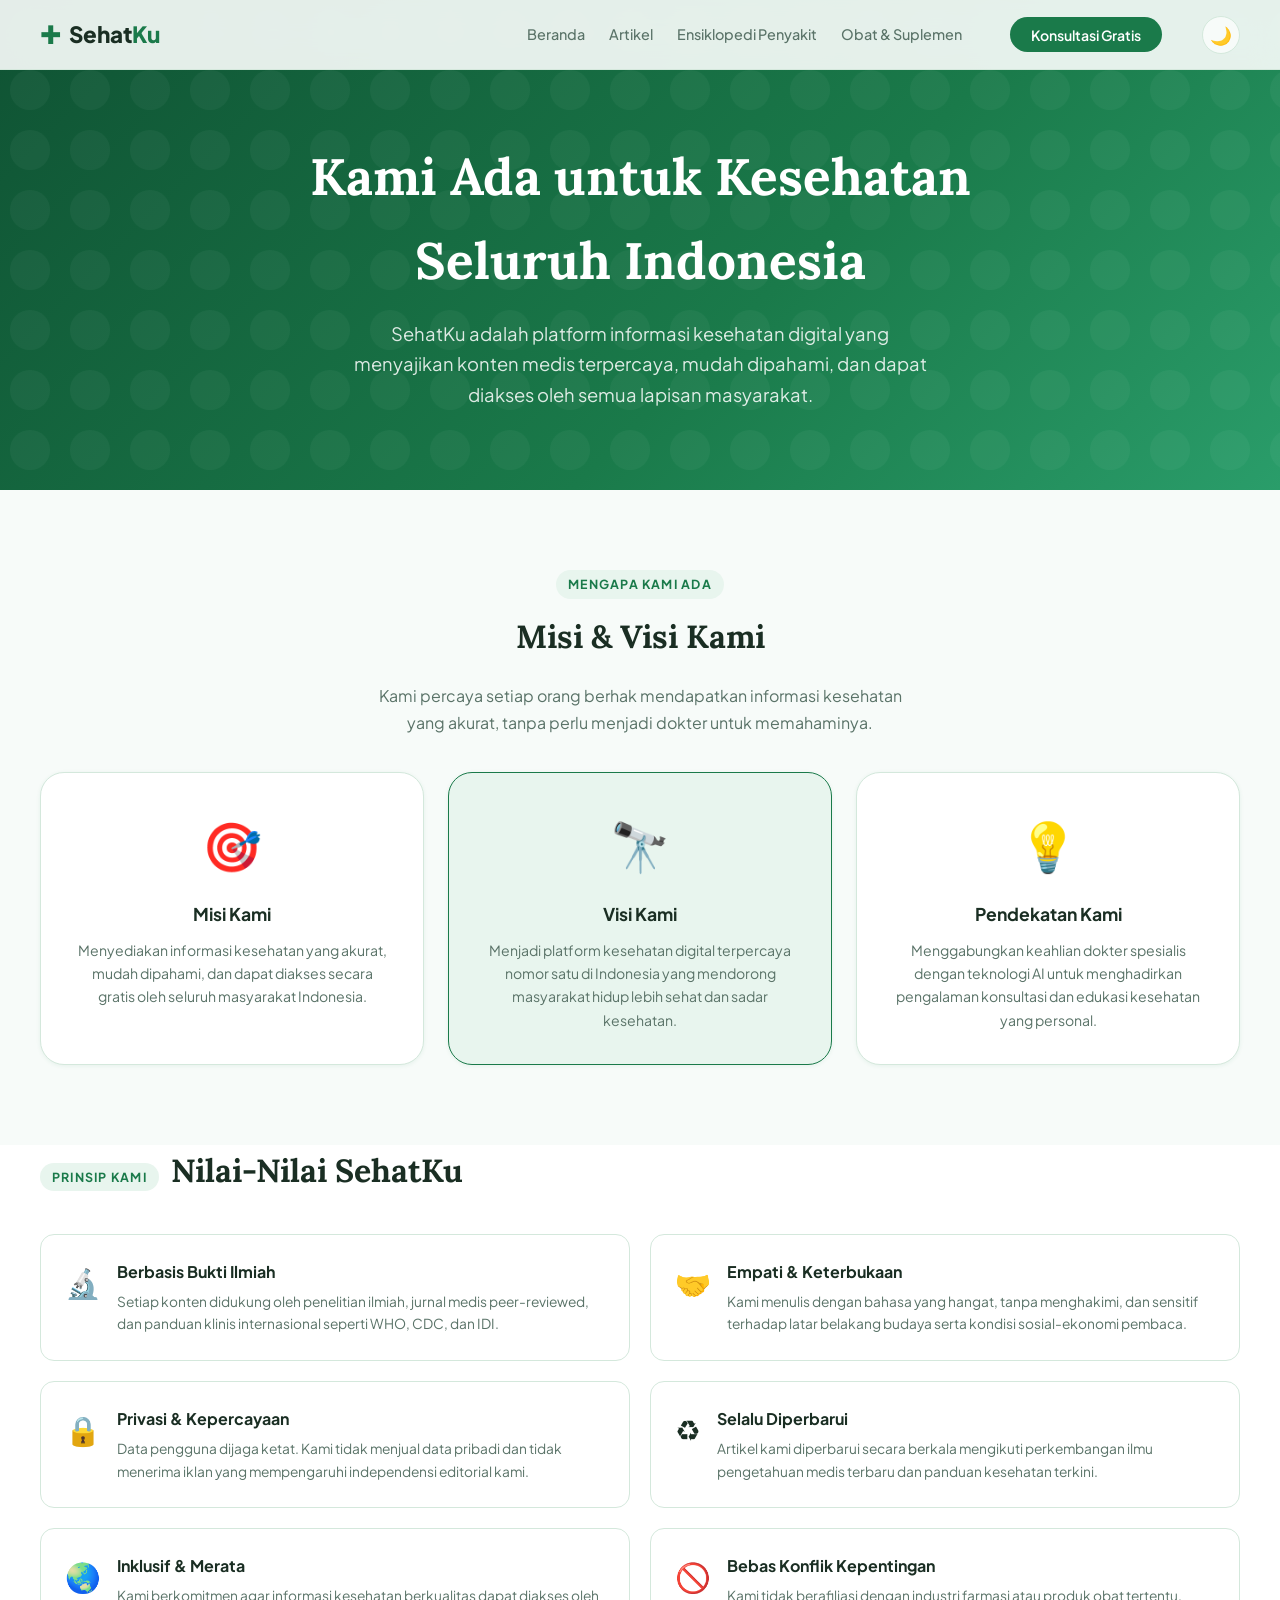
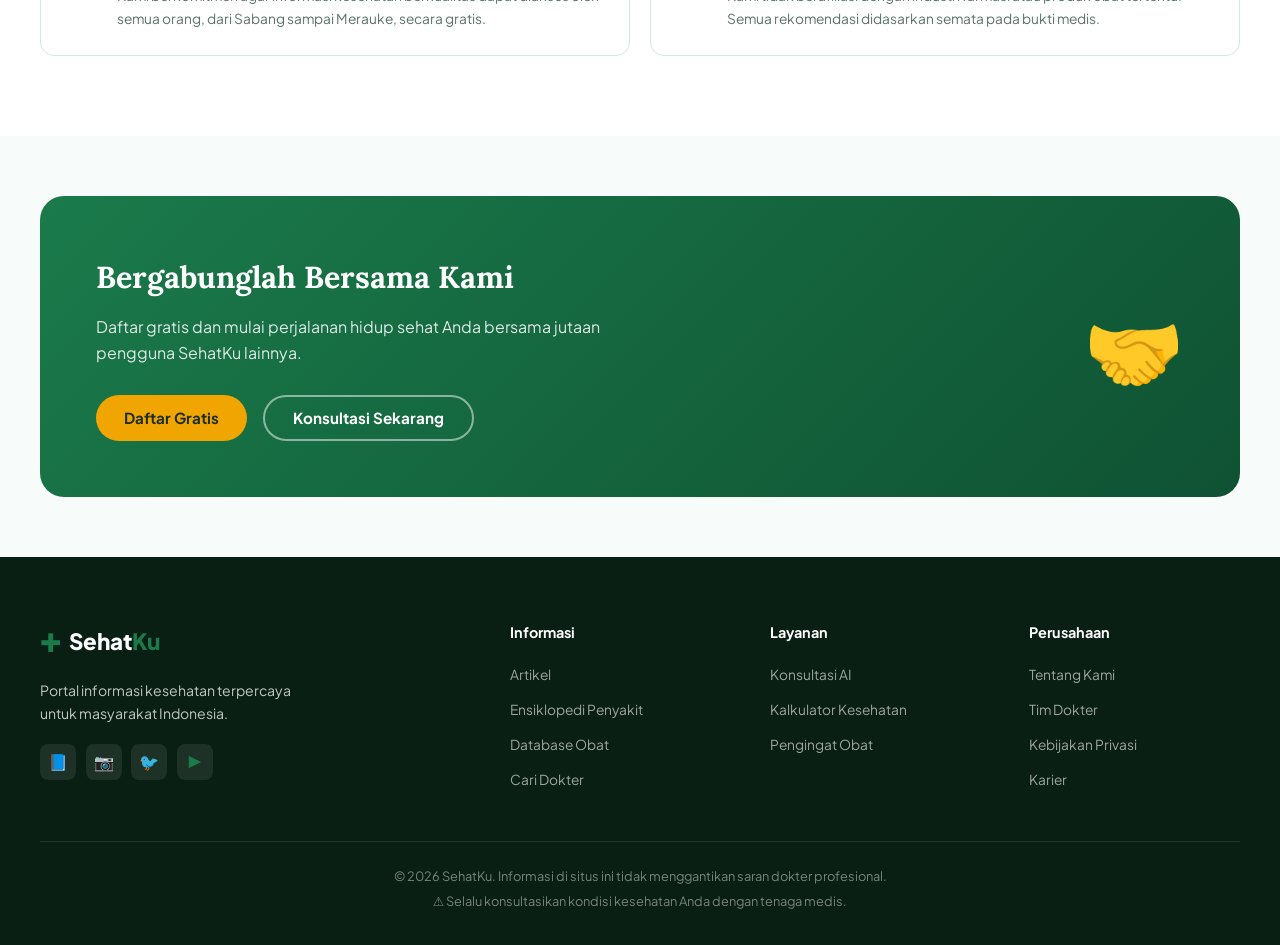
<file: pages/tentang.html>
<!DOCTYPE html>
<html lang="id">

<head>
    <meta charset="UTF-8" />
    <meta name="viewport" content="width=device-width, initial-scale=1.0" />
    <title>Tentang Kami — SehatKu</title>
    <link rel="icon" href="../assets/icons/favicon.svg" type="image/svg+xml" />
    <link rel="stylesheet" href="../css/main.css" />
    <link rel="stylesheet" href="../css/components.css" />
    <link rel="stylesheet" href="../css/darkmode.css" />
    <link
        href="https://fonts.googleapis.com/css2?family=Plus+Jakarta+Sans:wght@300;400;500;600;700;800&family=Lora:ital,wght@0,500;0,600;1,400&display=swap"
        rel="stylesheet" />
    <style>
        .about-hero {
            background: linear-gradient(135deg, #0f5233 0%, #1a7a4a 60%, #2a9d6a 100%);
            padding: calc(var(--nav-h) + 4rem) 0 5rem;
            text-align: center;
            color: #fff;
            position: relative;
            overflow: hidden;
        }

        .about-hero::before {
            content: '';
            position: absolute;
            inset: 0;
            background: url("data:image/svg+xml,%3Csvg width='60' height='60' viewBox='0 0 60 60' xmlns='http://www.w3.org/2000/svg'%3E%3Cg fill='none' fill-rule='evenodd'%3E%3Cg fill='%23ffffff' fill-opacity='0.04'%3E%3Ccircle cx='30' cy='30' r='20'/%3E%3C/g%3E%3C/g%3E%3C/svg%3E");
        }

        .about-hero h1 {
            font-family: var(--ff-display);
            font-size: clamp(2.2rem, 4vw, 3.4rem);
            margin-bottom: 1rem;
            position: relative;
        }

        .about-hero p {
            font-size: 1.15rem;
            opacity: .85;
            max-width: 580px;
            margin-inline: auto;
            position: relative;
        }

        .about-hero .hero-badge {
            background: rgba(255, 255, 255, .15);
            border-color: rgba(255, 255, 255, .3);
            color: #fff;
            position: relative;
        }

        .mission-grid {
            display: grid;
            grid-template-columns: repeat(3, 1fr);
            gap: 1.5rem;
        }

        .mission-card {
            background: var(--clr-surface);
            border: 1px solid var(--clr-border);
            border-radius: var(--radius-lg);
            padding: 2rem;
            text-align: center;
            box-shadow: var(--shadow-sm);
            transition: transform var(--transition), box-shadow var(--transition);
        }

        .mission-card:hover {
            transform: translateY(-6px);
            box-shadow: var(--shadow-lg);
        }

        .mission-icon {
            font-size: 3rem;
            margin-bottom: 1rem;
        }

        .mission-card h3 {
            font-size: 1.1rem;
            font-weight: 700;
            margin-bottom: .6rem;
        }

        .mission-card p {
            font-size: .88rem;
            color: var(--clr-muted);
        }

        .team-grid {
            display: grid;
            grid-template-columns: repeat(4, 1fr);
            gap: 1.5rem;
        }

        .team-card {
            background: var(--clr-surface);
            border: 1px solid var(--clr-border);
            border-radius: var(--radius-md);
            padding: 1.5rem;
            text-align: center;
            box-shadow: var(--shadow-sm);
            transition: transform var(--transition), box-shadow var(--transition);
        }

        .team-card:hover {
            transform: translateY(-4px);
            box-shadow: var(--shadow-md);
        }

        .team-avatar {
            width: 90px;
            height: 90px;
            border-radius: 50%;
            margin: 0 auto 1rem;
            display: flex;
            align-items: center;
            justify-content: center;
            font-size: 2.8rem;
            border: 3px solid var(--clr-border);
        }

        .team-name {
            font-weight: 700;
            font-size: 1rem;
            margin-bottom: .2rem;
        }

        .team-role {
            font-size: .8rem;
            color: var(--clr-primary);
            font-weight: 600;
            margin-bottom: .4rem;
        }

        .team-desc {
            font-size: .8rem;
            color: var(--clr-muted);
        }

        .values-grid {
            display: grid;
            grid-template-columns: repeat(2, 1fr);
            gap: 1.25rem;
        }

        .value-item {
            display: flex;
            gap: 1rem;
            align-items: flex-start;
            background: var(--clr-surface);
            border: 1px solid var(--clr-border);
            border-radius: var(--radius-md);
            padding: 1.5rem;
        }

        .value-icon {
            font-size: 1.8rem;
            flex-shrink: 0;
        }

        .value-item h4 {
            font-weight: 700;
            margin-bottom: .35rem;
        }

        .value-item p {
            font-size: .86rem;
            color: var(--clr-muted);
        }

        .partner-row {
            display: flex;
            flex-wrap: wrap;
            gap: 1rem;
            justify-content: center;
            align-items: center;
        }

        .partner-badge {
            background: var(--clr-surface);
            border: 1px solid var(--clr-border);
            border-radius: var(--radius-md);
            padding: .85rem 1.75rem;
            font-size: .88rem;
            font-weight: 600;
            color: var(--clr-muted);
            display: flex;
            align-items: center;
            gap: .6rem;
        }

        .timeline {
            position: relative;
            padding-left: 2rem;
        }

        .timeline::before {
            content: '';
            position: absolute;
            left: 0;
            top: 0;
            bottom: 0;
            width: 3px;
            background: var(--clr-border);
            border-radius: 3px;
        }

        .tl-item {
            position: relative;
            margin-bottom: 2rem;
        }

        .tl-dot {
            position: absolute;
            left: -2.45rem;
            top: .25rem;
            width: 16px;
            height: 16px;
            border-radius: 50%;
            background: var(--clr-primary);
            border: 3px solid var(--clr-surface);
            box-shadow: 0 0 0 3px var(--clr-primary);
        }

        .tl-year {
            font-size: .78rem;
            font-weight: 700;
            color: var(--clr-primary);
            text-transform: uppercase;
            letter-spacing: .06em;
            margin-bottom: .25rem;
        }

        .tl-title {
            font-weight: 700;
            margin-bottom: .25rem;
        }

        .tl-desc {
            font-size: .86rem;
            color: var(--clr-muted);
        }

        @media(max-width:768px) {
            .mission-grid {
                grid-template-columns: 1fr;
            }

            .team-grid {
                grid-template-columns: repeat(2, 1fr);
            }

            .values-grid {
                grid-template-columns: 1fr;
            }
        }

        @media(max-width:480px) {
            .team-grid {
                grid-template-columns: 1fr;
            }
        }
    </style>
</head>

<body>
    <nav class="navbar" id="navbar">
        <div class="nav-container">
            <a href="../index.html" class="nav-logo"><span class="logo-icon">✚</span><span class="logo-text">Sehat<span
                        class="logo-accent">Ku</span></span></a>
            <ul class="nav-links" id="navLinks">
                <li><a href="../index.html" class="nav-link">Beranda</a></li>
                <li><a href="artikel.html" class="nav-link">Artikel</a></li>
                <li><a href="penyakit.html" class="nav-link">Ensiklopedi Penyakit</a></li>
                <li><a href="obat.html" class="nav-link">Obat & Suplemen</a></li>
            </ul>
            <button class="nav-cta" onclick="window.location.href='konsultasi.html'">Konsultasi Gratis</button>
            <button class="theme-toggle" id="themeToggle" onclick="toggleTheme()" title="Ganti tema">🌙</button>
            <button class="hamburger" id="hamburger"><span></span><span></span><span></span></button>
        </div>
    </nav>
    <section class="about-hero">
        <div class="container">
            <h1>Kami Ada untuk Kesehatan<br />Seluruh Indonesia</h1>
            <p>SehatKu adalah platform informasi kesehatan digital yang menyajikan konten medis terpercaya, mudah
                dipahami, dan dapat diakses oleh semua lapisan masyarakat.</p>
        </div>
    </section>

    <!-- MISI -->
    <section class="section">
        <div class="container">
            <div class="section-header"
                style="justify-content:center;text-align:center;flex-direction:column;align-items:center">
                <div class="section-eyebrow">Mengapa Kami Ada</div>
                <h2 class="section-title">Misi & Visi Kami</h2>
                <p style="color:var(--clr-muted);max-width:560px;margin-top:.5rem">Kami percaya setiap orang berhak
                    mendapatkan informasi kesehatan yang akurat, tanpa perlu menjadi dokter untuk memahaminya.</p>
            </div>
            <div class="mission-grid">
                <div class="mission-card">
                    <div class="mission-icon">🎯</div>
                    <h3>Misi Kami</h3>
                    <p>Menyediakan informasi kesehatan yang akurat, mudah dipahami, dan dapat diakses secara gratis oleh
                        seluruh masyarakat Indonesia.</p>
                </div>
                <div class="mission-card" style="border-color:var(--clr-primary);background:var(--clr-primary-lt)">
                    <div class="mission-icon">🔭</div>
                    <h3>Visi Kami</h3>
                    <p>Menjadi platform kesehatan digital terpercaya nomor satu di Indonesia yang mendorong masyarakat
                        hidup lebih sehat dan sadar kesehatan.</p>
                </div>
                <div class="mission-card">
                    <div class="mission-icon">💡</div>
                    <h3>Pendekatan Kami</h3>
                    <p>Menggabungkan keahlian dokter spesialis dengan teknologi AI untuk menghadirkan pengalaman
                        konsultasi dan edukasi kesehatan yang personal.</p>
                </div>
            </div>
        </div>
    </section>
    <section class="section" style="background:#fff;padding-top:0">
        <div class="container">
            <div class="section-header">
                <div class="section-eyebrow">Prinsip Kami</div>
                <h2 class="section-title">Nilai-Nilai SehatKu</h2>
            </div>
            <div class="values-grid">
                <div class="value-item">
                    <div class="value-icon">🔬</div>
                    <div>
                        <h4>Berbasis Bukti Ilmiah</h4>
                        <p>Setiap konten didukung oleh penelitian ilmiah, jurnal medis peer-reviewed, dan panduan klinis
                            internasional seperti WHO, CDC, dan IDI.</p>
                    </div>
                </div>
                <div class="value-item">
                    <div class="value-icon">🤝</div>
                    <div>
                        <h4>Empati & Keterbukaan</h4>
                        <p>Kami menulis dengan bahasa yang hangat, tanpa menghakimi, dan sensitif terhadap latar
                            belakang budaya serta kondisi sosial-ekonomi pembaca.</p>
                    </div>
                </div>
                <div class="value-item">
                    <div class="value-icon">🔒</div>
                    <div>
                        <h4>Privasi & Kepercayaan</h4>
                        <p>Data pengguna dijaga ketat. Kami tidak menjual data pribadi dan tidak menerima iklan yang
                            mempengaruhi independensi editorial kami.</p>
                    </div>
                </div>
                <div class="value-item">
                    <div class="value-icon">♻️</div>
                    <div>
                        <h4>Selalu Diperbarui</h4>
                        <p>Artikel kami diperbarui secara berkala mengikuti perkembangan ilmu pengetahuan medis terbaru
                            dan panduan kesehatan terkini.</p>
                    </div>
                </div>
                <div class="value-item">
                    <div class="value-icon">🌏</div>
                    <div>
                        <h4>Inklusif & Merata</h4>
                        <p>Kami berkomitmen agar informasi kesehatan berkualitas dapat diakses oleh semua orang, dari
                            Sabang sampai Merauke, secara gratis.</p>
                    </div>
                </div>
                <div class="value-item">
                    <div class="value-icon">🚫</div>
                    <div>
                        <h4>Bebas Konflik Kepentingan</h4>
                        <p>Kami tidak berafiliasi dengan industri farmasi atau produk obat tertentu. Semua rekomendasi
                            didasarkan semata pada bukti medis.</p>
                    </div>
                </div>
            </div>
        </div>
    </section>
    <section class="cta-section">
  <div class="container">
    <div class="cta-card">
      <div class="cta-content">
        <h2>Bergabunglah Bersama Kami</h2>
        <p>Daftar gratis dan mulai perjalanan hidup sehat Anda bersama jutaan pengguna SehatKu lainnya.</p>
        <div class="cta-btns">
          <button class="btn-primary" onclick="alert('Fitur pendaftaran akan segera hadir!')">Daftar Gratis</button>
          <button class="btn-outline" onclick="window.location.href='konsultasi.html'">Konsultasi Sekarang</button>
        </div>
      </div>
      <div class="cta-visual">🤝</div>
    </div>
  </div>
</section>

<footer class="footer">
  <div class="container">
    <div class="footer-grid">
      <div class="footer-brand">
        <div class="nav-logo" style="color:#fff"><span class="logo-icon">✚</span><span class="logo-text">Sehat<span class="logo-accent">Ku</span></span></div>
        <p>Portal informasi kesehatan terpercaya untuk masyarakat Indonesia.</p>
        <div class="footer-socials">
          <a href="#" class="social-btn">📘</a><a href="#" class="social-btn">📷</a><a href="#" class="social-btn">🐦</a><a href="#" class="social-btn">▶️</a>
        </div>
      </div>
      <div class="footer-col"><h4>Informasi</h4><ul><li><a href="artikel.html">Artikel</a></li><li><a href="penyakit.html">Ensiklopedi Penyakit</a></li><li><a href="obat.html">Database Obat</a></li><li><a href="dokter.html">Cari Dokter</a></li></ul></div>
      <div class="footer-col"><h4>Layanan</h4><ul><li><a href="konsultasi.html">Konsultasi AI</a></li><li><a href="kalkulator.html">Kalkulator Kesehatan</a></li><li><a href="#">Pengingat Obat</a></li></ul></div>
      <div class="footer-col"><h4>Perusahaan</h4><ul><li><a href="tentang.html">Tentang Kami</a></li><li><a href="#">Tim Dokter</a></li><li><a href="kebijakan.html">Kebijakan Privasi</a></li><li><a href="#">Karier</a></li></ul></div>
    </div>
    <div class="footer-bottom">
      <p>© 2026 SehatKu. Informasi di situs ini tidak menggantikan saran dokter profesional.</p>
      <p class="footer-disclaimer">⚠️ Selalu konsultasikan kondisi kesehatan Anda dengan tenaga medis.</p>
    </div>
  </div>
</footer>

<script src="../js/main.js"></script>
<script src="../js/darkmode.js"></script>
</body>
</html>
</file>
<file: css/main.css>
/* ============================================================
   SehatKu — main.css
   Design Tokens & Global Styles
   ============================================================ */

/* ---- TOKENS ---- */
:root {
  --clr-primary:     #1a7a4a;
  --clr-primary-dk:  #0f5233;
  --clr-primary-lt:  #e8f5ee;
  --clr-accent:      #f0a500;
  --clr-accent-lt:   #fff8e6;
  --clr-danger:      #e04040;
  --clr-bg:          #f7fbf9;
  --clr-surface:     #ffffff;
  --clr-text:        #1a2e23;
  --clr-muted:       #5a7368;
  --clr-border:      #d4e8dc;

  --ff-display: 'Lora', Georgia, serif;
  --ff-body:    'Plus Jakarta Sans', system-ui, sans-serif;

  --radius-sm:  8px;
  --radius-md:  14px;
  --radius-lg:  24px;
  --radius-xl:  40px;

  --shadow-sm:  0 1px 4px rgba(26,122,74,.08);
  --shadow-md:  0 4px 20px rgba(26,122,74,.12);
  --shadow-lg:  0 12px 48px rgba(26,122,74,.18);

  --transition: 0.22s ease;
  --nav-h: 70px;
}

/* ---- RESET ---- */
*, *::before, *::after { box-sizing: border-box; margin: 0; padding: 0; }
html { scroll-behavior: smooth; font-size: 16px; }
body {
  font-family: var(--ff-body);
  background: var(--clr-bg);
  color: var(--clr-text);
  line-height: 1.65;
  -webkit-font-smoothing: antialiased;
}
img, svg { max-width: 100%; display: block; }
a { color: var(--clr-primary); text-decoration: none; }
ul { list-style: none; }
button { cursor: pointer; font-family: var(--ff-body); border: none; background: none; }

/* ---- UTILITY ---- */
.container {
  width: min(1200px, 100% - 2rem);
  margin-inline: auto;
}
.section { padding: 80px 0; }

/* ---- NAVBAR ---- */
.navbar {
  position: fixed; top: 0; left: 0; right: 0; z-index: 900;
  height: var(--nav-h);
  background: rgba(247,251,249,.92);
  backdrop-filter: blur(14px);
  border-bottom: 1px solid var(--clr-border);
  transition: box-shadow var(--transition);
}
.navbar.scrolled { box-shadow: var(--shadow-md); }
.nav-container {
  display: flex; align-items: center; gap: 2rem;
  height: 100%;
  width: min(1200px, 100% - 2rem);
  margin-inline: auto;
}
.nav-logo {
  display: flex; align-items: center; gap: .5rem;
  font-size: 1.4rem; font-weight: 800; color: var(--clr-text);
  text-decoration: none; flex-shrink: 0;
}
.logo-icon { font-size: 1.6rem; color: var(--clr-primary); }
.logo-accent { color: var(--clr-primary); }

.nav-links {
  display: flex; gap: 1.5rem; margin-left: auto;
}
.nav-link {
  font-size: .9rem; font-weight: 500; color: var(--clr-muted);
  padding: .4rem 0;
  border-bottom: 2px solid transparent;
  transition: color var(--transition), border-color var(--transition);
}
.nav-link:hover, .nav-link.active {
  color: var(--clr-primary); border-bottom-color: var(--clr-primary);
}
.nav-cta {
  margin-left: 1rem;
  padding: .55rem 1.3rem;
  background: var(--clr-primary); color: #fff;
  border-radius: var(--radius-xl); font-size: .88rem; font-weight: 600;
  transition: background var(--transition), transform var(--transition);
  white-space: nowrap;
}
.nav-cta:hover { background: var(--clr-primary-dk); transform: translateY(-1px); }

.hamburger {
  display: none; flex-direction: column; gap: 5px;
  padding: 4px; margin-left: auto;
}
.hamburger span {
  display: block; width: 24px; height: 2px;
  background: var(--clr-text); border-radius: 2px;
  transition: transform var(--transition), opacity var(--transition);
}

/* ---- HERO ---- */
.hero {
  min-height: 100vh;
  padding-top: calc(var(--nav-h) + 4rem);
  padding-bottom: 4rem;
  display: grid;
  grid-template-columns: 1fr 1fr;
  align-items: center;
  gap: 3rem;
  width: min(1200px, 100% - 2rem);
  margin-inline: auto;
  position: relative;
  overflow: visible;
}
.hero-bg-shapes { position: absolute; inset: 0; pointer-events: none; overflow: hidden; z-index: -1; }
.shape {
  position: absolute; border-radius: 50%;
  filter: blur(60px); opacity: .18;
}
.shape-1 { width: 500px; height: 500px; background: var(--clr-primary); top: -10%; left: -10%; }
.shape-2 { width: 350px; height: 350px; background: var(--clr-accent); bottom: 10%; right: 5%; }
.shape-3 { width: 200px; height: 200px; background: #64c8a0; top: 50%; left: 40%; }

.hero-badge {
  display: inline-flex; align-items: center; gap: .5rem;
  background: var(--clr-primary-lt); color: var(--clr-primary);
  border: 1px solid var(--clr-border);
  border-radius: var(--radius-xl); padding: .35rem 1rem;
  font-size: .82rem; font-weight: 600; margin-bottom: 1.5rem;
}
.hero-title {
  font-family: var(--ff-display); font-size: clamp(2.2rem, 4vw, 3.4rem);
  line-height: 1.15; color: var(--clr-text); margin-bottom: 1.25rem;
}
.hero-title em { color: var(--clr-primary); font-style: italic; }
.hero-subtitle {
  font-size: 1.1rem; color: var(--clr-muted); max-width: 520px; margin-bottom: 2rem;
}

/* SEARCH */
.search-wrapper { position: relative; max-width: 580px; }
.search-bar {
  display: flex; align-items: center;
  background: var(--clr-surface);
  border: 2px solid var(--clr-border);
  border-radius: var(--radius-xl);
  padding: .5rem .5rem .5rem 1.25rem;
  box-shadow: var(--shadow-md);
  transition: border-color var(--transition), box-shadow var(--transition);
}
.search-bar:focus-within {
  border-color: var(--clr-primary);
  box-shadow: 0 0 0 4px rgba(26,122,74,.12), var(--shadow-md);
}
.search-icon { font-size: 1.1rem; margin-right: .75rem; }
.search-input {
  flex: 1; border: none; outline: none; font-size: 1rem;
  font-family: var(--ff-body); background: transparent; color: var(--clr-text);
  min-width: 0;
}
.search-input::placeholder { color: #b0c4b8; }
.search-btn {
  background: var(--clr-primary); color: #fff;
  border-radius: 999px; padding: .6rem 1.4rem;
  font-size: .9rem; font-weight: 600;
  transition: background var(--transition); white-space: nowrap;
}
.search-btn:hover { background: var(--clr-primary-dk); }

.search-suggestions {
  position: absolute; top: calc(100% + 6px); left: 0; right: 0;
  background: var(--clr-surface);
  border: 1px solid var(--clr-border);
  border-radius: var(--radius-md);
  box-shadow: var(--shadow-lg); z-index: 200;
  display: none; max-height: 320px; overflow-y: auto;
}
.search-suggestions.visible { display: block; }
.suggestion-item {
  display: flex; align-items: center; gap: .75rem;
  padding: .75rem 1rem; cursor: pointer;
  transition: background var(--transition);
  font-size: .93rem;
}
.suggestion-item:hover { background: var(--clr-primary-lt); }
.suggestion-icon { font-size: 1rem; }
.suggestion-label { font-weight: 500; }
.suggestion-type { font-size: .77rem; color: var(--clr-muted); margin-left: auto; }

.search-tags { display: flex; align-items: center; flex-wrap: wrap; gap: .5rem; margin-top: 1rem; }
.tag-label { font-size: .82rem; color: var(--clr-muted); }
.search-tag {
  background: var(--clr-surface); border: 1px solid var(--clr-border);
  border-radius: var(--radius-xl); padding: .3rem .85rem;
  font-size: .82rem; color: var(--clr-text);
  transition: background var(--transition), border-color var(--transition), color var(--transition);
}
.search-tag:hover {
  background: var(--clr-primary); border-color: var(--clr-primary); color: #fff;
}

/* HERO VISUAL */
.hero-image {
  position: relative; display: flex; align-items: center; justify-content: center;
}
.hero-illustration { width: 320px; height: 320px; }
.hero-card {
  position: absolute;
  background: var(--clr-surface);
  border-radius: var(--radius-md);
  padding: .85rem 1.1rem;
  box-shadow: var(--shadow-lg);
  display: flex; align-items: center; gap: .75rem;
  min-width: 155px; z-index: 10;
  animation: float 3s ease-in-out infinite;
}
.card-pulse  { top: 10%; left: -20px; animation-delay: 0s; }
.card-glucose{ bottom: 10%; right: -20px; animation-delay: 1.5s; }
.hcard-icon { font-size: 1.6rem; }
.hcard-val { font-size: 1.4rem; font-weight: 700; line-height: 1; }
.hcard-val span { font-size: .65rem; font-weight: 400; color: var(--clr-muted); }
.hcard-label { font-size: .72rem; color: var(--clr-muted); }

@keyframes float {
  0%, 100% { transform: translateY(0); }
  50%       { transform: translateY(-10px); }
}

/* ---- SEARCH RESULTS ---- */
.search-results-section {
  background: var(--clr-surface);
  padding: 2rem 0 3rem;
  border-bottom: 1px solid var(--clr-border);
}
.results-header {
  display: flex; align-items: center; justify-content: space-between;
  margin-bottom: 1.25rem;
}
.results-header h2 { font-size: 1.3rem; font-family: var(--ff-display); }
.close-results {
  background: #f5f5f5; color: var(--clr-muted);
  border-radius: var(--radius-sm); padding: .4rem .9rem; font-size: .85rem;
  transition: background var(--transition);
}
.close-results:hover { background: #ffe0e0; color: var(--clr-danger); }

.results-tabs { display: flex; gap: .5rem; margin-bottom: 1.5rem; }
.rtab {
  padding: .4rem 1rem; border-radius: var(--radius-xl);
  font-size: .85rem; font-weight: 500; color: var(--clr-muted);
  border: 1px solid var(--clr-border);
  transition: all var(--transition);
}
.rtab.active {
  background: var(--clr-primary); color: #fff; border-color: var(--clr-primary);
}

.results-loading {
  text-align: center; padding: 3rem;
  display: none;
}
.results-loading.visible { display: block; }
.loading-spinner {
  width: 40px; height: 40px; margin: 0 auto 1rem;
  border: 3px solid var(--clr-border);
  border-top-color: var(--clr-primary);
  border-radius: 50%;
  animation: spin .7s linear infinite;
}
@keyframes spin { to { transform: rotate(360deg); } }

.results-grid {
  display: grid; grid-template-columns: repeat(auto-fill, minmax(300px, 1fr));
  gap: 1.25rem;
}
.result-card {
  background: var(--clr-surface); border: 1px solid var(--clr-border);
  border-radius: var(--radius-md); padding: 1.25rem;
  box-shadow: var(--shadow-sm);
  transition: box-shadow var(--transition), transform var(--transition);
  cursor: pointer;
}
.result-card:hover { box-shadow: var(--shadow-md); transform: translateY(-3px); }
.result-source {
  font-size: .73rem; font-weight: 600; color: var(--clr-primary);
  text-transform: uppercase; letter-spacing: .05em; margin-bottom: .4rem;
}
.result-title { font-weight: 700; margin-bottom: .5rem; font-size: 1rem; line-height: 1.35; }
.result-snippet { font-size: .87rem; color: var(--clr-muted); line-height: 1.5; }
.result-link {
  display: inline-flex; align-items: center; gap: .3rem;
  margin-top: .8rem; font-size: .82rem; color: var(--clr-primary); font-weight: 500;
}
.result-link:hover { text-decoration: underline; }
.results-source-note {
  margin-top: 1.5rem; font-size: .82rem; color: var(--clr-muted);
  display: flex; align-items: center; gap: .5rem;
}

/* ---- STATS ---- */
.stats-bar {
  background: var(--clr-primary); padding: 2.5rem 0;
}
.stats-grid {
  display: grid; grid-template-columns: repeat(4, 1fr); gap: 2rem; text-align: center;
}
.stat-number {
  font-size: 2.2rem; font-weight: 800; color: #fff;
  font-family: var(--ff-display);
}
.stat-label { font-size: .88rem; color: rgba(255,255,255,.7); margin-top: .25rem; }

/* ---- CATEGORIES ---- */
.section-header {
  display: flex; align-items: baseline; flex-wrap: wrap; gap: .75rem;
  margin-bottom: 2.25rem;
}
.section-eyebrow {
  font-size: .78rem; font-weight: 700; letter-spacing: .1em;
  text-transform: uppercase; color: var(--clr-primary);
  background: var(--clr-primary-lt); border-radius: var(--radius-xl);
  padding: .25rem .75rem;
}
.section-title { font-family: var(--ff-display); font-size: clamp(1.6rem, 2.5vw, 2.2rem); }
.section-link { margin-left: auto; font-size: .9rem; font-weight: 600; color: var(--clr-primary); }
.section-link:hover { text-decoration: underline; }

.categories-grid {
  display: grid; grid-template-columns: repeat(4, 1fr); gap: 1rem;
}
.cat-card {
  background: var(--clr-surface); border: 1px solid var(--clr-border);
  border-radius: var(--radius-md); padding: 1.5rem 1.25rem;
  text-align: center; color: var(--clr-text);
  transition: all var(--transition);
  box-shadow: var(--shadow-sm);
}
.cat-card:hover {
  border-color: var(--clr-primary); background: var(--clr-primary-lt);
  transform: translateY(-4px); box-shadow: var(--shadow-md);
}
.cat-icon { font-size: 2.2rem; margin-bottom: .75rem; }
.cat-name { font-weight: 600; font-size: .95rem; margin-bottom: .35rem; }
.cat-count { font-size: .78rem; color: var(--clr-muted); }

/* ---- ARTICLES ---- */
.articles-grid {
  display: grid; grid-template-columns: repeat(3, 1fr); gap: 1.5rem;
}
.article-card {
  background: var(--clr-surface); border: 1px solid var(--clr-border);
  border-radius: var(--radius-md); overflow: hidden;
  box-shadow: var(--shadow-sm);
  transition: box-shadow var(--transition), transform var(--transition);
}
.article-card:hover { box-shadow: var(--shadow-lg); transform: translateY(-5px); }
.article-img {
  height: 180px; background: var(--clr-primary-lt);
  display: flex; align-items: center; justify-content: center;
  font-size: 3.5rem;
}
.article-body { padding: 1.25rem; }
.article-tags { display: flex; gap: .4rem; margin-bottom: .75rem; }
.article-tag {
  font-size: .72rem; font-weight: 600; color: var(--clr-primary);
  background: var(--clr-primary-lt); border-radius: var(--radius-xl);
  padding: .2rem .6rem;
}
.article-title {
  font-family: var(--ff-display); font-size: 1.05rem; font-weight: 600;
  line-height: 1.35; margin-bottom: .5rem; color: var(--clr-text);
}
.article-excerpt { font-size: .86rem; color: var(--clr-muted); margin-bottom: 1rem; }
.article-meta {
  display: flex; align-items: center; justify-content: space-between;
  font-size: .78rem; color: var(--clr-muted);
}
.article-read-btn {
  font-size: .82rem; font-weight: 600; color: var(--clr-primary);
  padding: .3rem .85rem; border-radius: var(--radius-xl);
  border: 1.5px solid var(--clr-primary);
  transition: all var(--transition);
}
.article-read-btn:hover { background: var(--clr-primary); color: #fff; }

/* ---- FEATURES ---- */
.features { background: #fff; }
.features-inner {
  display: grid; grid-template-columns: 1fr 1fr; gap: 4rem; align-items: center;
}
.features-desc { color: var(--clr-muted); margin: 1rem 0 1.5rem; }
.features-list { list-style: none; display: flex; flex-direction: column; gap: .6rem; margin-bottom: 2rem; }
.features-list li { font-size: .95rem; }
.features-cards {
  display: grid; grid-template-columns: 1fr 1fr; gap: 1rem;
}
.feat-card {
  background: var(--clr-bg); border: 1px solid var(--clr-border);
  border-radius: var(--radius-md); padding: 1.5rem;
  transition: transform var(--transition), box-shadow var(--transition);
}
.feat-card:hover { transform: translateY(-4px); box-shadow: var(--shadow-md); }
.feat-card--accent { background: var(--clr-primary-lt); border-color: var(--clr-primary); }
.feat-icon { font-size: 1.8rem; margin-bottom: .75rem; }
.feat-card h3 { font-size: 1rem; font-weight: 700; margin-bottom: .4rem; }
.feat-card p { font-size: .86rem; color: var(--clr-muted); }

/* ---- BMI ---- */
.bmi-section { background: var(--clr-primary-lt); }
.bmi-card {
  display: grid; grid-template-columns: 1fr 1.4fr; gap: 3rem;
  align-items: center;
  background: var(--clr-surface);
  border-radius: var(--radius-lg); padding: 3rem;
  box-shadow: var(--shadow-md);
}
.bmi-info h2 { font-family: var(--ff-display); font-size: 1.9rem; margin: .75rem 0 .75rem; }
.bmi-info p { color: var(--clr-muted); }
.bmi-inputs { display: grid; grid-template-columns: repeat(3, 1fr); gap: 1rem; margin-bottom: 1.25rem; }
.bmi-field label { font-size: .82rem; font-weight: 600; color: var(--clr-muted); margin-bottom: .4rem; display: block; }
.input-unit {
  display: flex; align-items: center;
  border: 2px solid var(--clr-border); border-radius: var(--radius-sm);
  overflow: hidden; transition: border-color var(--transition);
}
.input-unit:focus-within { border-color: var(--clr-primary); }
.input-unit input {
  flex: 1; padding: .7rem; border: none; outline: none;
  font-size: 1rem; font-family: var(--ff-body); min-width: 0;
}
.input-unit span {
  background: var(--clr-bg); padding: .7rem .75rem;
  font-size: .8rem; color: var(--clr-muted); font-weight: 600;
}
.bmi-btn { width: 100%; justify-content: center; padding: .85rem; }
.bmi-result { margin-top: 1.5rem; padding-top: 1.5rem; border-top: 1px solid var(--clr-border); }
.bmi-score { font-size: 3rem; font-weight: 800; color: var(--clr-primary); font-family: var(--ff-display); }
.bmi-category { font-size: 1.2rem; font-weight: 700; margin-bottom: .5rem; }
.bmi-advice { font-size: .88rem; color: var(--clr-muted); margin-bottom: 1rem; }
.bmi-bar {
  height: 12px; background: linear-gradient(90deg, #74b9e0 0%, #55d07a 33%, #f0a500 66%, #e04040 100%);
  border-radius: 999px; position: relative; margin-bottom: .5rem;
}
.bmi-indicator {
  position: absolute; width: 18px; height: 18px; background: #fff;
  border: 3px solid var(--clr-text); border-radius: 50%; top: -3px;
  transform: translateX(-50%); transition: left .5s ease;
}
.bmi-labels {
  display: flex; justify-content: space-between;
  font-size: .72rem; color: var(--clr-muted);
}

/* ---- NEWS ---- */
.news-loading { text-align: center; padding: 2rem; }
.news-grid { display: grid; grid-template-columns: repeat(3, 1fr); gap: 1.25rem; }
.news-card {
  background: var(--clr-surface); border: 1px solid var(--clr-border);
  border-radius: var(--radius-md); padding: 1.25rem;
  box-shadow: var(--shadow-sm);
  transition: box-shadow var(--transition), transform var(--transition);
}
.news-card:hover { box-shadow: var(--shadow-md); transform: translateY(-3px); }
.news-source {
  font-size: .72rem; font-weight: 700; color: var(--clr-primary);
  text-transform: uppercase; letter-spacing: .06em; margin-bottom: .4rem;
}
.news-title { font-weight: 700; font-size: .97rem; line-height: 1.4; margin-bottom: .6rem; }
.news-desc { font-size: .84rem; color: var(--clr-muted); line-height: 1.5; margin-bottom: .9rem; }
.news-date { font-size: .76rem; color: var(--clr-muted); }
.news-link {
  display: inline-flex; align-items: center; gap: .3rem;
  font-size: .82rem; font-weight: 600; color: var(--clr-primary); margin-top: .5rem;
}
.news-link:hover { text-decoration: underline; }

/* ---- CTA ---- */
.cta-section { padding: 60px 0; }
.cta-card {
  background: linear-gradient(135deg, var(--clr-primary), var(--clr-primary-dk));
  border-radius: var(--radius-lg); padding: 3.5rem;
  display: flex; align-items: center; justify-content: space-between; gap: 2rem;
  color: #fff;
}
.cta-content h2 { font-family: var(--ff-display); font-size: 1.9rem; margin-bottom: .75rem; }
.cta-content p { opacity: .85; max-width: 520px; }
.cta-btns { display: flex; gap: 1rem; margin-top: 1.75rem; flex-wrap: wrap; }
.btn-primary {
  display: inline-block; background: var(--clr-accent); color: var(--clr-text);
  border-radius: var(--radius-xl); padding: .75rem 1.75rem;
  font-weight: 700; font-size: .95rem;
  transition: transform var(--transition), box-shadow var(--transition);
}
.btn-primary:hover { transform: translateY(-2px); box-shadow: 0 6px 20px rgba(240,165,0,.35); }
.btn-outline {
  display: inline-block; border: 2px solid rgba(255,255,255,.5); color: #fff;
  border-radius: var(--radius-xl); padding: .72rem 1.75rem;
  font-weight: 700; font-size: .95rem;
  transition: all var(--transition);
}
.btn-outline:hover { background: rgba(255,255,255,.1); border-color: #fff; }
.cta-visual { font-size: 5rem; }

/* ---- FOOTER ---- */
.footer { background: #0a1f14; color: rgba(255,255,255,.75); padding: 4rem 0 2rem; }
.footer-grid { display: grid; grid-template-columns: 2fr 1fr 1fr 1fr; gap: 3rem; margin-bottom: 3rem; }
.footer-brand .nav-logo { color: #fff; margin-bottom: 1rem; }
.footer-brand p { font-size: .88rem; line-height: 1.6; max-width: 260px; }
.footer-socials { display: flex; gap: .6rem; margin-top: 1.25rem; }
.social-btn {
  width: 36px; height: 36px; display: flex; align-items: center; justify-content: center;
  background: rgba(255,255,255,.08); border-radius: 8px; font-size: 1rem;
  transition: background var(--transition);
}
.social-btn:hover { background: var(--clr-primary); }
.footer-col h4 { font-size: .9rem; font-weight: 700; color: #fff; margin-bottom: 1rem; }
.footer-col ul { display: flex; flex-direction: column; gap: .55rem; }
.footer-col a { font-size: .86rem; color: rgba(255,255,255,.6); transition: color var(--transition); }
.footer-col a:hover { color: var(--clr-primary); }
.footer-bottom {
  border-top: 1px solid rgba(255,255,255,.1); padding-top: 1.5rem;
  font-size: .8rem; color: rgba(255,255,255,.45);
  display: flex; flex-direction: column; gap: .3rem; align-items: center; text-align: center;
}

/* ---- RESPONSIVE ---- */
@media (max-width: 1024px) {
  .categories-grid { grid-template-columns: repeat(3, 1fr); }
  .articles-grid   { grid-template-columns: repeat(2, 1fr); }
  .footer-grid     { grid-template-columns: 1fr 1fr; }
}
@media (max-width: 768px) {
  .hero {
    grid-template-columns: 1fr;
    padding-top: calc(var(--nav-h) + 2rem);
    text-align: center;
  }
  .hero-image { display: none; }
  .search-wrapper { max-width: 100%; }
  .search-tags { justify-content: center; }
  .stats-grid { grid-template-columns: repeat(2, 1fr); }
  .categories-grid { grid-template-columns: repeat(2, 1fr); }
  .articles-grid   { grid-template-columns: 1fr; }
  .features-inner  { grid-template-columns: 1fr; }
  .bmi-card        { grid-template-columns: 1fr; }
  .bmi-inputs      { grid-template-columns: 1fr 1fr; }
  .news-grid       { grid-template-columns: 1fr; }
  .cta-card        { flex-direction: column; text-align: center; }
  .footer-grid     { grid-template-columns: 1fr; gap: 1.5rem; }
  .nav-links, .nav-cta { display: none; }
  .hamburger { display: flex; }
  .nav-links.open {
    display: flex; flex-direction: column;
    position: fixed; top: var(--nav-h); left: 0; right: 0;
    background: var(--clr-surface);
    padding: 1.5rem;
    border-bottom: 1px solid var(--clr-border);
    box-shadow: var(--shadow-md);
  }
}
@media (max-width: 480px) {
  .bmi-inputs { grid-template-columns: 1fr; }
  .features-cards { grid-template-columns: 1fr; }
  .search-bar { padding: .4rem .4rem .4rem .9rem; }
  .results-grid { grid-template-columns: 1fr; }
}
</file>
<file: css/components.css>
.page-hero {
  background: linear-gradient(135deg, var(--clr-primary-lt), #d8f0e4);
  padding: calc(var(--nav-h) + 3rem) 0 3rem;
  text-align: center;
}
.page-hero h1 { font-family: var(--ff-display); font-size: clamp(2rem, 4vw, 3rem); margin-bottom: .75rem; }
.page-hero p  { color: var(--clr-muted); font-size: 1.1rem; max-width: 540px; margin-inline: auto; }

/* ---- BREADCRUMB ---- */
.breadcrumb {
  display: flex; align-items: center; gap: .5rem;
  font-size: .82rem; color: var(--clr-muted);
  margin-bottom: 1.5rem;
}
.breadcrumb a { color: var(--clr-primary); }
.breadcrumb span { color: var(--clr-muted); }

/* ---- PILL FILTERS ---- */
.filters-bar { display: flex; gap: .5rem; flex-wrap: wrap; margin-bottom: 2rem; }
.filter-pill {
  padding: .4rem 1rem; border: 1px solid var(--clr-border);
  border-radius: var(--radius-xl); font-size: .84rem; cursor: pointer;
  transition: all var(--transition); background: var(--clr-surface);
  color: var(--clr-text);
}
.filter-pill.active { background: var(--clr-primary); color: #fff; border-color: var(--clr-primary); }
.filter-pill:hover:not(.active) { border-color: var(--clr-primary); color: var(--clr-primary); }

/* ---- SIDEBAR LAYOUT ---- */
.sidebar-layout {
  display: grid; grid-template-columns: 1fr 320px; gap: 2.5rem; align-items: start;
}
.sidebar-card {
  background: var(--clr-surface); border: 1px solid var(--clr-border);
  border-radius: var(--radius-md); padding: 1.5rem; margin-bottom: 1.25rem;
}
.sidebar-card h3 { font-size: 1rem; font-weight: 700; margin-bottom: 1rem; }
.sidebar-list { display: flex; flex-direction: column; gap: .5rem; }
.sidebar-list li a {
  font-size: .88rem; color: var(--clr-muted); padding: .35rem 0;
  border-bottom: 1px solid var(--clr-border); display: block;
  transition: color var(--transition);
}
.sidebar-list li a:hover { color: var(--clr-primary); }

/* ---- DISEASE CARD ---- */
.disease-card {
  background: var(--clr-surface); border: 1px solid var(--clr-border);
  border-radius: var(--radius-md); padding: 1.5rem;
  box-shadow: var(--shadow-sm);
  transition: box-shadow var(--transition), transform var(--transition);
  cursor: pointer;
}
.disease-card:hover { box-shadow: var(--shadow-md); transform: translateY(-3px); }
.disease-header { display: flex; align-items: flex-start; gap: 1rem; margin-bottom: 1rem; }
.disease-icon { font-size: 2rem; }
.disease-name { font-weight: 700; font-size: 1.05rem; margin-bottom: .25rem; }
.disease-alt  { font-size: .78rem; color: var(--clr-muted); }
.disease-tags { display: flex; gap: .4rem; flex-wrap: wrap; margin-top: .75rem; }
.disease-tag  {
  font-size: .72rem; padding: .15rem .6rem;
  border-radius: var(--radius-xl); background: var(--clr-primary-lt);
  color: var(--clr-primary); font-weight: 600;
}

/* ---- DRUG CARD ---- */
.drug-card {
  background: var(--clr-surface); border: 1px solid var(--clr-border);
  border-radius: var(--radius-md); padding: 1.5rem;
  display: grid; grid-template-columns: 80px 1fr; gap: 1rem;
  box-shadow: var(--shadow-sm);
  transition: box-shadow var(--transition);
}
.drug-card:hover { box-shadow: var(--shadow-md); }
.drug-img {
  width: 80px; height: 80px; border-radius: var(--radius-sm);
  background: var(--clr-accent-lt);
  display: flex; align-items: center; justify-content: center;
  font-size: 2.5rem;
}
.drug-name    { font-weight: 700; font-size: 1.05rem; margin-bottom: .25rem; }
.drug-generic { font-size: .8rem; color: var(--clr-muted); margin-bottom: .5rem; }
.drug-category {
  display: inline-flex; padding: .15rem .7rem;
  font-size: .72rem; font-weight: 600;
  border-radius: var(--radius-xl); margin-bottom: .6rem;
}
.drug-category.resep { background: #ffe8e8; color: var(--clr-danger); }
.drug-category.bebas { background: var(--clr-primary-lt); color: var(--clr-primary); }
.drug-desc { font-size: .86rem; color: var(--clr-muted); }

/* ---- DOCTOR CARD ---- */
.doctor-card {
  background: var(--clr-surface); border: 1px solid var(--clr-border);
  border-radius: var(--radius-md); padding: 1.5rem; text-align: center;
  box-shadow: var(--shadow-sm);
  transition: box-shadow var(--transition), transform var(--transition);
}
.doctor-card:hover { box-shadow: var(--shadow-lg); transform: translateY(-5px); }
.doctor-avatar {
  width: 80px; height: 80px; border-radius: 50%;
  background: var(--clr-primary-lt);
  display: flex; align-items: center; justify-content: center;
  font-size: 2.5rem; margin: 0 auto 1rem;
  border: 3px solid var(--clr-primary);
}
.doctor-name { font-weight: 700; font-size: 1rem; margin-bottom: .25rem; }
.doctor-spec { font-size: .83rem; color: var(--clr-primary); margin-bottom: .25rem; }
.doctor-hosp { font-size: .8rem; color: var(--clr-muted); margin-bottom: .75rem; }
.doctor-rating { display: flex; align-items: center; justify-content: center; gap: .25rem; font-size: .85rem; margin-bottom: .85rem; }
.doctor-btn {
  display: block; width: 100%;
  background: var(--clr-primary); color: #fff; border-radius: var(--radius-xl);
  padding: .55rem; font-weight: 600; font-size: .88rem;
  transition: background var(--transition);
}
.doctor-btn:hover { background: var(--clr-primary-dk); }

/* ---- ALERT BOXES ---- */
.alert {
  padding: 1rem 1.25rem; border-radius: var(--radius-sm);
  font-size: .9rem; display: flex; gap: .75rem;
  align-items: flex-start; margin-bottom: 1rem;
}
.alert-warning { background: #fff8e6; border-left: 4px solid var(--clr-accent); color: #7a5500; }
.alert-info    { background: var(--clr-primary-lt); border-left: 4px solid var(--clr-primary); color: var(--clr-primary-dk); }
.alert-danger  { background: #fff0f0; border-left: 4px solid var(--clr-danger); color: #7a0000; }

/* ---- EMPTY STATE ---- */
.empty-state {
  text-align: center; padding: 4rem 2rem; color: var(--clr-muted);
}
.empty-state .empty-icon { font-size: 4rem; margin-bottom: 1rem; }
.empty-state h3 { font-size: 1.1rem; font-weight: 700; margin-bottom: .5rem; color: var(--clr-text); }
.empty-state p  { font-size: .9rem; }

/* ---- PAGINATION ---- */
.pagination {
  display: flex; gap: .5rem; justify-content: center;
  margin-top: 2.5rem;
}
.page-btn {
  width: 38px; height: 38px; border-radius: var(--radius-sm);
  display: flex; align-items: center; justify-content: center;
  border: 1px solid var(--clr-border);
  font-size: .88rem; font-weight: 600; transition: all var(--transition);
}
.page-btn.active { background: var(--clr-primary); color: #fff; border-color: var(--clr-primary); }
.page-btn:hover:not(.active) { border-color: var(--clr-primary); color: var(--clr-primary); }

/* ---- BACK TO TOP ---- */
.back-to-top {
  position: fixed; bottom: 2rem; right: 2rem;
  width: 46px; height: 46px;
  background: var(--clr-primary); color: #fff;
  border-radius: 50%; display: flex; align-items: center; justify-content: center;
  font-size: 1.2rem; box-shadow: var(--shadow-md);
  opacity: 0; pointer-events: none;
  transition: opacity var(--transition), transform var(--transition);
  z-index: 800;
}
.back-to-top.visible { opacity: 1; pointer-events: auto; }
.back-to-top:hover { transform: translateY(-3px); }

/* ---- KONSULTASI FORM ---- */
.konsultasi-form {
  background: var(--clr-surface); border: 1px solid var(--clr-border);
  border-radius: var(--radius-lg); padding: 2.5rem;
  box-shadow: var(--shadow-md); max-width: 640px; margin-inline: auto;
}
.form-group { margin-bottom: 1.25rem; }
.form-group label { display: block; font-size: .86rem; font-weight: 600; color: var(--clr-muted); margin-bottom: .45rem; }
.form-control {
  width: 100%; padding: .75rem 1rem;
  border: 2px solid var(--clr-border); border-radius: var(--radius-sm);
  font-size: .95rem; font-family: var(--ff-body);
  transition: border-color var(--transition);
  outline: none;
}
.form-control:focus { border-color: var(--clr-primary); }
textarea.form-control { resize: vertical; min-height: 120px; }
select.form-control { appearance: none; background: url("data:image/svg+xml,%3Csvg xmlns='http://www.w3.org/2000/svg' width='12' height='8' viewBox='0 0 12 8'%3E%3Cpath d='M1 1l5 5 5-5' stroke='%235a7368' stroke-width='2' fill='none'/%3E%3C/svg%3E") no-repeat right 1rem center / 12px; }

/* ---- TOAST ---- */
.toast-container { position: fixed; bottom: 2rem; left: 50%; transform: translateX(-50%); z-index: 9999; }
.toast {
  background: #1a2e23; color: #fff;
  padding: .8rem 1.5rem; border-radius: var(--radius-xl);
  font-size: .9rem; box-shadow: var(--shadow-lg);
  animation: toastIn .3s ease;
}
@keyframes toastIn { from { opacity: 0; transform: translateY(20px); } to { opacity: 1; transform: translateY(0); } }

@media (max-width: 768px) {
  .sidebar-layout { grid-template-columns: 1fr; }
}
</file>
<file: css/darkmode.css>
[data-theme="dark"] {
  --clr-primary:     #4ade95;
  --clr-primary-dk:  #2ab870;
  --clr-primary-lt:  #0a2e1a;
  --clr-accent:      #f0b940;
  --clr-accent-lt:   #2a200a;
  --clr-bg:          #0d1117;
  --clr-surface:     #161b22;
  --clr-text:        #e6edf3;
  --clr-muted:       #8b949e;
  --clr-border:      #21262d;
  --shadow-sm:  0 1px 4px rgba(0,0,0,.4);
  --shadow-md:  0 4px 20px rgba(0,0,0,.5);
  --shadow-lg:  0 12px 48px rgba(0,0,0,.6);
}

[data-theme="dark"] .navbar {
  background: rgba(13,17,23,.92);
  border-bottom-color: #21262d;
}
[data-theme="dark"] .hero { background: transparent; }
[data-theme="dark"] .shape-1 { opacity: .08; }
[data-theme="dark"] .stats-bar { background: #0f5233; }
[data-theme="dark"] .footer { background: #080d11; }
[data-theme="dark"] .cta-card { background: linear-gradient(135deg, #0f5233, #0a3220); }
[data-theme="dark"] .features { background: var(--clr-surface); }
[data-theme="dark"] .bmi-section { background: var(--clr-primary-lt); }
[data-theme="dark"] .page-hero { background: linear-gradient(135deg, #0a1f14, #0f2d1c); color: var(--clr-text); }

/* ---- DARK MODE TOGGLE BUTTON ---- */
.theme-toggle {
  width: 38px; height: 38px; border-radius: 50%;
  background: var(--clr-bg); border: 1.5px solid var(--clr-border);
  display: flex; align-items: center; justify-content: center;
  font-size: 1.1rem; cursor: pointer; flex-shrink: 0;
  transition: all var(--transition);
  margin-left: .5rem;
}
.theme-toggle:hover { background: var(--clr-primary-lt); border-color: var(--clr-primary); }

/* ---- SCROLL PROGRESS BAR ---- */
.scroll-progress {
  position: fixed; top: 0; left: 0; right: 0; z-index: 9999;
  height: 3px; background: transparent;
}
.scroll-progress-bar {
  height: 100%; width: 0%;
  background: linear-gradient(90deg, var(--clr-primary), var(--clr-accent));
  transition: width .1s linear;
}

/* ---- STICKY SEARCH BAR (after scroll) ---- */
.sticky-search {
  position: fixed; top: var(--nav-h); left: 0; right: 0; z-index: 850;
  background: var(--clr-surface);
  border-bottom: 1px solid var(--clr-border);
  padding: .6rem 0;
  transform: translateY(-100%);
  transition: transform var(--transition);
  box-shadow: var(--shadow-sm);
}
.sticky-search.visible { transform: translateY(0); }
.sticky-search .container { display: flex; gap: .75rem; align-items: center; }
.sticky-search .search-bar { flex: 1; max-width: 540px; padding: .4rem .5rem .4rem 1rem; }
.sticky-search .search-input { font-size: .9rem; }
.sticky-search .search-btn { padding: .45rem 1.1rem; font-size: .85rem; }

/* ---- ANIMATED HERO BADGE ---- */
@keyframes shimmer {
  0% { background-position: -200% center; }
  100% { background-position: 200% center; }
}
.hero-badge {
  background: linear-gradient(90deg, var(--clr-primary-lt) 25%, rgba(26,122,74,.15) 50%, var(--clr-primary-lt) 75%);
  background-size: 200% auto;
  animation: shimmer 3s linear infinite;
}

/* ---- CARD HOVER GLOW ---- */
.cat-card:hover, .article-card:hover {
  box-shadow: 0 8px 32px rgba(26,122,74,.18);
}

/* ---- NEWSLETTER BAR ---- */
.newsletter-bar {
  background: linear-gradient(135deg, var(--clr-primary-lt), #d0edde);
  border-top: 1px solid var(--clr-border);
  border-bottom: 1px solid var(--clr-border);
  padding: 2rem 0;
}
[data-theme="dark"] .newsletter-bar { background: var(--clr-primary-lt); }
.newsletter-inner {
  display: flex; align-items: center; justify-content: space-between; gap: 2rem; flex-wrap: wrap;
}
.newsletter-text h3 { font-family: var(--ff-display); font-size: 1.2rem; margin-bottom: .25rem; }
.newsletter-text p  { font-size: .87rem; color: var(--clr-muted); }
.newsletter-form { display: flex; gap: .5rem; }
.newsletter-input {
  padding: .65rem 1rem; border: 2px solid var(--clr-border); border-radius: var(--radius-xl);
  font-size: .9rem; font-family: var(--ff-body); outline: none; min-width: 240px;
  background: var(--clr-surface); color: var(--clr-text);
  transition: border-color var(--transition);
}
.newsletter-input:focus { border-color: var(--clr-primary); }
.newsletter-btn {
  background: var(--clr-primary); color: #fff;
  border-radius: var(--radius-xl); padding: .65rem 1.4rem;
  font-weight: 700; font-size: .9rem; white-space: nowrap;
  transition: background var(--transition);
}
.newsletter-btn:hover { background: var(--clr-primary-dk); }

/* ---- EMERGENCY BANNER ---- */
.emergency-strip {
  background: #e04040; color: #fff; text-align: center;
  padding: .5rem 1rem; font-size: .82rem; font-weight: 600;
  display: flex; align-items: center; justify-content: center; gap: .75rem;
}
.emergency-strip a { color: #fff; text-decoration: underline; }

/* ---- FLOATING CONSULTATION BUTTON ---- */
.float-consult {
  position: fixed; bottom: 5.5rem; right: 2rem; z-index: 800;
  background: var(--clr-primary); color: #fff;
  border-radius: var(--radius-xl);
  padding: .75rem 1.25rem;
  display: flex; align-items: center; gap: .6rem;
  font-weight: 700; font-size: .88rem;
  box-shadow: var(--shadow-lg);
  transition: transform var(--transition), background var(--transition);
  text-decoration: none;
}
.float-consult:hover { transform: translateY(-3px) scale(1.03); background: var(--clr-primary-dk); color: #fff; }
.float-consult .fc-icon { font-size: 1.1rem; }

@media(max-width: 768px) {
  .sticky-search { display: none; }
  .newsletter-form { flex-direction: column; width: 100%; }
  .newsletter-input { min-width: unset; width: 100%; }
  .newsletter-btn { width: 100%; }
  .float-consult span { display: none; }
  .float-consult { padding: .75rem; border-radius: 50%; }
}
</file>
<file: style.css>
:root {
      --gold: #C9A96E;
      --gold-light: #E8D5B0;
      --gold-dark: #9A7A45;
      --black: #0A0A0A;
      --dark: #111111;
      --dark2: #1A1A1A;
      --dark3: #222222;
      --white: #F8F4EE;
      --gray: #888888;
      --gray2: #555555;
    }

    *,
    *::before,
    *::after {
      box-sizing: border-box;
      margin: 0;
      padding: 0;
    }

    html {
      scroll-behavior: smooth;
    }

    body {
      font-family: 'Montserrat', sans-serif;
      background: var(--black);
      color: var(--white);
      overflow-x: hidden;
      cursor: none;
    }

    .cursor {
      width: 10px;
      height: 10px;
      background: var(--gold);
      border-radius: 50%;
      position: fixed;
      z-index: 9999;
      pointer-events: none;
      transform: translate(-50%, -50%);
      transition: transform 0.1s ease;
    }

    .cursor-follower {
      width: 36px;
      height: 36px;
      border: 1px solid var(--gold);
      border-radius: 50%;
      position: fixed;
      z-index: 9998;
      pointer-events: none;
      transform: translate(-50%, -50%);
      transition: all 0.15s ease;
      opacity: 0.6;
    }

    ::-webkit-scrollbar {
      width: 4px;
    }

    ::-webkit-scrollbar-track {
      background: var(--dark);
    }

    ::-webkit-scrollbar-thumb {
      background: var(--gold);
      border-radius: 2px;
    }

    nav {
      position: fixed;
      top: 0;
      left: 0;
      right: 0;
      z-index: 100;
      display: flex;
      align-items: center;
      justify-content: space-between;
      padding: 24px 60px;
      background: linear-gradient(to bottom, rgba(10, 10, 10, 0.95) 0%, transparent 100%);
      transition: background 0.4s;
    }

    nav.scrolled {
      background: rgba(10, 10, 10, 0.97);
      border-bottom: 1px solid rgba(201, 169, 110, 0.15);
    }

    .nav-logo {
      font-family: 'Cormorant Garamond', serif;
      font-size: 26px;
      font-weight: 300;
      letter-spacing: 6px;
      color: var(--gold);
      text-decoration: none;
    }

    .nav-logo span {
      font-style: italic;
      font-weight: 400;
    }

    .nav-links {
      display: flex;
      gap: 36px;
      list-style: none;
    }
    .nav-links a {
      text-decoration: none;
      color: var(--white);
      font-size: 11px;
      font-weight: 500;
      letter-spacing: 3px;
      text-transform: uppercase;
      position: relative;
      transition: color 0.3s;
    }

    .nav-links a::after {
      content: '';
      position: absolute;
      bottom: -4px;
      left: 0;
      right: 0;
      height: 1px;
      background: var(--gold);
      transform: scaleX(0);
      transition: transform 0.3s;
    }

    .nav-links a:hover {
      color: var(--gold);
    }

    .nav-links a:hover::after {
      transform: scaleX(1);
    }

    .nav-icons {
      display: flex;
      gap: 22px;
      align-items: center;
    }

    .nav-icons button {
      background: none;
      border: none;
      color: var(--white);
      font-size: 18px;
      cursor: none;
      transition: color 0.3s;
      position: relative;
    }
    .nav-icons button:hover {
      color: var(--gold);
    }

    .cart-badge {
      position: absolute;
      top: -8px;
      right: -8px;
      width: 17px;
      height: 17px;
      background: var(--gold);
      border-radius: 50%;
      font-size: 9px;
      font-weight: 600;
      color: var(--black);
      display: flex;
      align-items: center;
      justify-content: center;
    }

    .hero {
      height: 100vh;
      position: relative;
      display: flex;
      align-items: center;
      justify-content: center;
      overflow: hidden;
    }

    .hero-bg {
      position: absolute;
      inset: 0;
      background:
        radial-gradient(ellipse 80% 60% at 70% 50%, rgba(201, 169, 110, 0.08) 0%, transparent 60%),
        radial-gradient(ellipse 50% 80% at 20% 80%, rgba(201, 169, 110, 0.05) 0%, transparent 50%),
        var(--black);
    }

    .hero-bg::before {
      content: '';
      position: absolute;
      inset: 0;
      background-image:
        linear-gradient(rgba(201, 169, 110, 0.04) 1px, transparent 1px),
        linear-gradient(90deg, rgba(201, 169, 110, 0.04) 1px, transparent 1px);
      background-size: 80px 80px;
      animation: gridPan 20s linear infinite;
    }
  
    @keyframes gridPan {
      from {
        transform: translateY(0);
      }

      to {
        transform: translateY(80px);
      }
    }

    .hero-content {
      position: relative;
      z-index: 2;
      text-align: center;
      max-width: 900px;
      padding: 0 24px;
    }

    .hero-eyebrow {
      font-size: 10px;
      letter-spacing: 5px;
      text-transform: uppercase;
      color: var(--gold);
      margin-bottom: 28px;
      font-weight: 500;
      opacity: 0;
      animation: fadeUp 1s 0.3s forwards;
    }

    .hero-title {
      font-family: 'Cormorant Garamond', serif;
      font-size: clamp(64px, 10vw, 130px);
      font-weight: 300;
      line-height: 0.9;
      letter-spacing: -2px;
      color: var(--white);
      opacity: 0;
      animation: fadeUp 1s 0.5s forwards;
    }

    .hero-title em {
      font-style: italic;
      color: var(--gold);
      display: block;
    }

    .hero-subtitle {
      font-size: 12px;
      letter-spacing: 3px;
      color: var(--gray);
      margin-top: 32px;
      font-weight: 300;
      opacity: 0;
      animation: fadeUp 1s 0.7s forwards;
    }

    .hero-cta {
      display: flex;
      gap: 20px;
      justify-content: center;
      margin-top: 52px;
      opacity: 0;
      animation: fadeUp 1s 0.9s forwards;
    }

    .btn-primary {
      background: var(--gold);
      color: var(--black);
      border: none;
      padding: 16px 44px;
      font-family: 'Montserrat', sans-serif;
      font-size: 10px;
      font-weight: 600;
      letter-spacing: 3px;
      text-transform: uppercase;
      cursor: none;
      transition: all 0.3s;
      text-decoration: none;
      display: inline-flex;
      align-items: center;
      gap: 10px;
    }

    .btn-primary:hover {
      background: var(--gold-light);
      transform: translateY(-2px);
    }    .btn-outline {
      background: transparent;
      color: var(--white);
      border: 1px solid rgba(248, 244, 238, 0.25);
      padding: 16px 44px;
      font-family: 'Montserrat', sans-serif;
      font-size: 10px;
      font-weight: 600;
      letter-spacing: 3px;
      text-transform: uppercase;
      cursor: none;
      transition: all 0.3s;
      text-decoration: none;
      display: inline-flex;
      align-items: center;
      gap: 10px;
    }

    .btn-outline:hover {
      border-color: var(--gold);
      color: var(--gold);
      transform: translateY(-2px);
    }

    .hero-scroll {
      position: absolute;
      bottom: 40px;
      left: 50%;
      transform: translateX(-50%);
      display: flex;
      flex-direction: column;
      align-items: center;
      gap: 10px;
      opacity: 0;
      animation: fadeUp 1s 1.1s forwards;
    }

    .hero-scroll span {
      font-size: 9px;
      letter-spacing: 4px;
      color: var(--gray);
      text-transform: uppercase;
    }

    .scroll-line {
      width: 1px;
      height: 60px;
      background: linear-gradient(to bottom, var(--gold), transparent);
      animation: scrollPulse 2s ease-in-out infinite;
    }   @keyframes scrollPulse {

      0%,
      100% {
        opacity: 0.4;
      }

      50% {
        opacity: 1;
      }
    }

    @keyframes fadeUp {
      from {
        opacity: 0;
        transform: translateY(30px);
      }

      to {
        opacity: 1;
        transform: translateY(0);
      }
    }

    /* ── FLOATING ELEMENTS ── */
    .hero-float {
      position: absolute;
      border: 1px solid rgba(201, 169, 110, 0.2);
      animation: float 8s ease-in-out infinite;
    }

    .hero-float:nth-child(1) {
      width: 180px;
      height: 180px;
      top: 15%;
      right: 8%;
      border-radius: 50%;
      animation-delay: 0s;
    }

    .hero-float:nth-child(2) {
      width: 80px;
      height: 80px;
      bottom: 25%;
      left: 6%;
      animation-delay: -3s;
    }

    .hero-float:nth-child(3) {
      width: 120px;
      height: 1px;
      top: 40%;
      left: 4%;
      animation-delay: -5s;
    }
    style @aff 
    @keyframes float {

      0%,
      100% {
        transform: translateY(0) rotate(0deg);
      }

      50% {
        transform: translateY(-20px) rotate(5deg);
      }
    }

    /* ── SECTION STYLES ── */
    section {
      padding: 120px 60px;
    }

    .section-header {
      text-align: center;
      margin-bottom: 80px;
    }

    .section-eyebrow {
      font-size: 10px;
      letter-spacing: 5px;
      text-transform: uppercase;
      color: var(--gold);
      margin-bottom: 20px;
      font-weight: 500;
    }

    .section-title {
      font-family: 'Cormorant Garamond', serif;
      font-size: clamp(36px, 5vw, 64px);
      font-weight: 300;
      line-height: 1.1;
      color: var(--white);
    }

    .section-title em {
      font-style: italic;
      color: var(--gold);
    }

    .section-divider {
      width: 60px;
      height: 1px;
      background: var(--gold);
      margin: 28px auto 0;
      opacity: 0.6;
    }

    /* ── GENDER TABS ── */
    .gender-section {
      background: var(--dark);
    }

    .gender-tabs {
      display: flex;
      justify-content: center;
      gap: 0;
      margin-bottom: 60px;
      border: 1px solid rgba(201, 169, 110, 0.2);
      max-width: 320px;
      margin-left: auto;
      margin-right: auto;
    }
    .gender-tab {
flex: 1;
padding: 14px 36px;
background: none;
border: none;
font-family: 'Montserrat', sans-serif;
font-size: 10px;
letter-spacing: 3px;
text-transform: uppercase;
color: var(--gray);
cursor: none;
transition: all 0.3s;
font-weight: 500;
}
.gender-tab.active {
background: var(--gold);
color: var(--black);
font-weight: 600;
}
/* ── PRODUCT GRID ── */
.product-grid {
display: grid;
grid-template-columns: repeat(4, 1fr);
gap: 2px;
}
.product-card {
background: var(--dark2);
position: relative;
overflow: hidden;
cursor: none;
group: true;
.product-image {
aspect-ratio: 3/4;
background: var(--dark3);
display: flex;
align-items: center;
justify-content: center;
position: relative;
overflow: hidden;
}
/* Decorative product placeholder */
.product-icon {
font-size: 64px;
opacity: 0.15;
transition: transform 0.4s, opacity 0.4s;
}
.product-card:hover .product-icon {
transform: scale(1.1);
opacity: 0.22;
}
.product-overlay {
position: absolute;
inset: 0;
background: rgba(10, 10, 10, 0.7);
display: flex;
align-items: center;
justify-content: center;
opacity: 0;
transition: opacity 0.4s;
}
.product-card:hover .product-overlay {
opacity: 1;
}
.overlay-btn {
background: var(--gold);
color: var(--black);
border: none;
padding: 12px 28px;
font-family: 'Montserrat', sans-serif;
font-size: 9px;
font-weight: 700;
letter-spacing: 3px;
text-transform: uppercase;
cursor: none;
transform: translateY(10px);
transition: transform 0.4s 0.05s;
}
.product-card:hover .overlay-btn {
transform: translateY(0);
}
.product-badge {
position: absolute;
top: 16px;
left: 16px;
background: var(--gold);
color: var(--black);
font-size: 8px;
font-weight: 700;
letter-spacing: 2px;
padding: 5px 10px;
text-transform: uppercase;
}
.product-badge.new {
background: var(--dark);
color: var(--gold);
border: 1px solid var(--gold);
}
.product-info {
padding: 22px 20px;
border-top: 1px solid rgba(201, 169, 110, 0.1);
}
.product-category {
font-size: 9px;
letter-spacing: 3px;
color: var(--gold);
text-transform: uppercase;
margin-bottom: 8px;
font-weight: 500;
}
.product-name {
font-family: 'Cormorant Garamond', serif;
font-size: 20px;
font-weight: 400;
color: var(--white);
margin-bottom: 4px;
line-height: 1.2;
}
 .product-price-row {      
   display: flex;      
   align-items: center;       
   justify-content: space-between;      
   margin-top: 14px;      
    }    
  .product-price {    
    font-size: 14px;      
    font-weight: 600;      
    color: var(--gold);       
    letter-spacing: 1px;    
    }     
 .product-price-old {      
    font-size: 11px;      
    color: var(--gray);    
    text-decoration: line-through;     
    margin-left: 8px;  
    }     
 .wishlist-btn {     
    background: none;    
    border: 1px solid rgba(201, 169, 110, 0.3);    
    width: 32px;   
    height: 32px;     
    border-radius: 50%;  
    display: flex;     
    align-items: center;    
    justify-content: center;  
    cursor: none;     
    color: var(--gray);    
    font-size: 13px;    
    transition: all 0.3s;    
   }    
 .wishlist-btn:hover {    
    border-color: var(--gold);   
    color: var(--gold);    
   }     
 .wishlist-btn.active {   
    background: rgba(201, 169, 110, 0.1);    
    color: #E05252;     
    border-color: #E05252;    
   }    
 .product-rating {    
    display: flex;    
    gap: 3px;     
    margin-top: 8px;     
   }    
 .star {     
    color: var(--gold);    
    font-size: 11px;   
   }    
 .star.empty {     
    color: var(--dark3);     
   }
</file>
